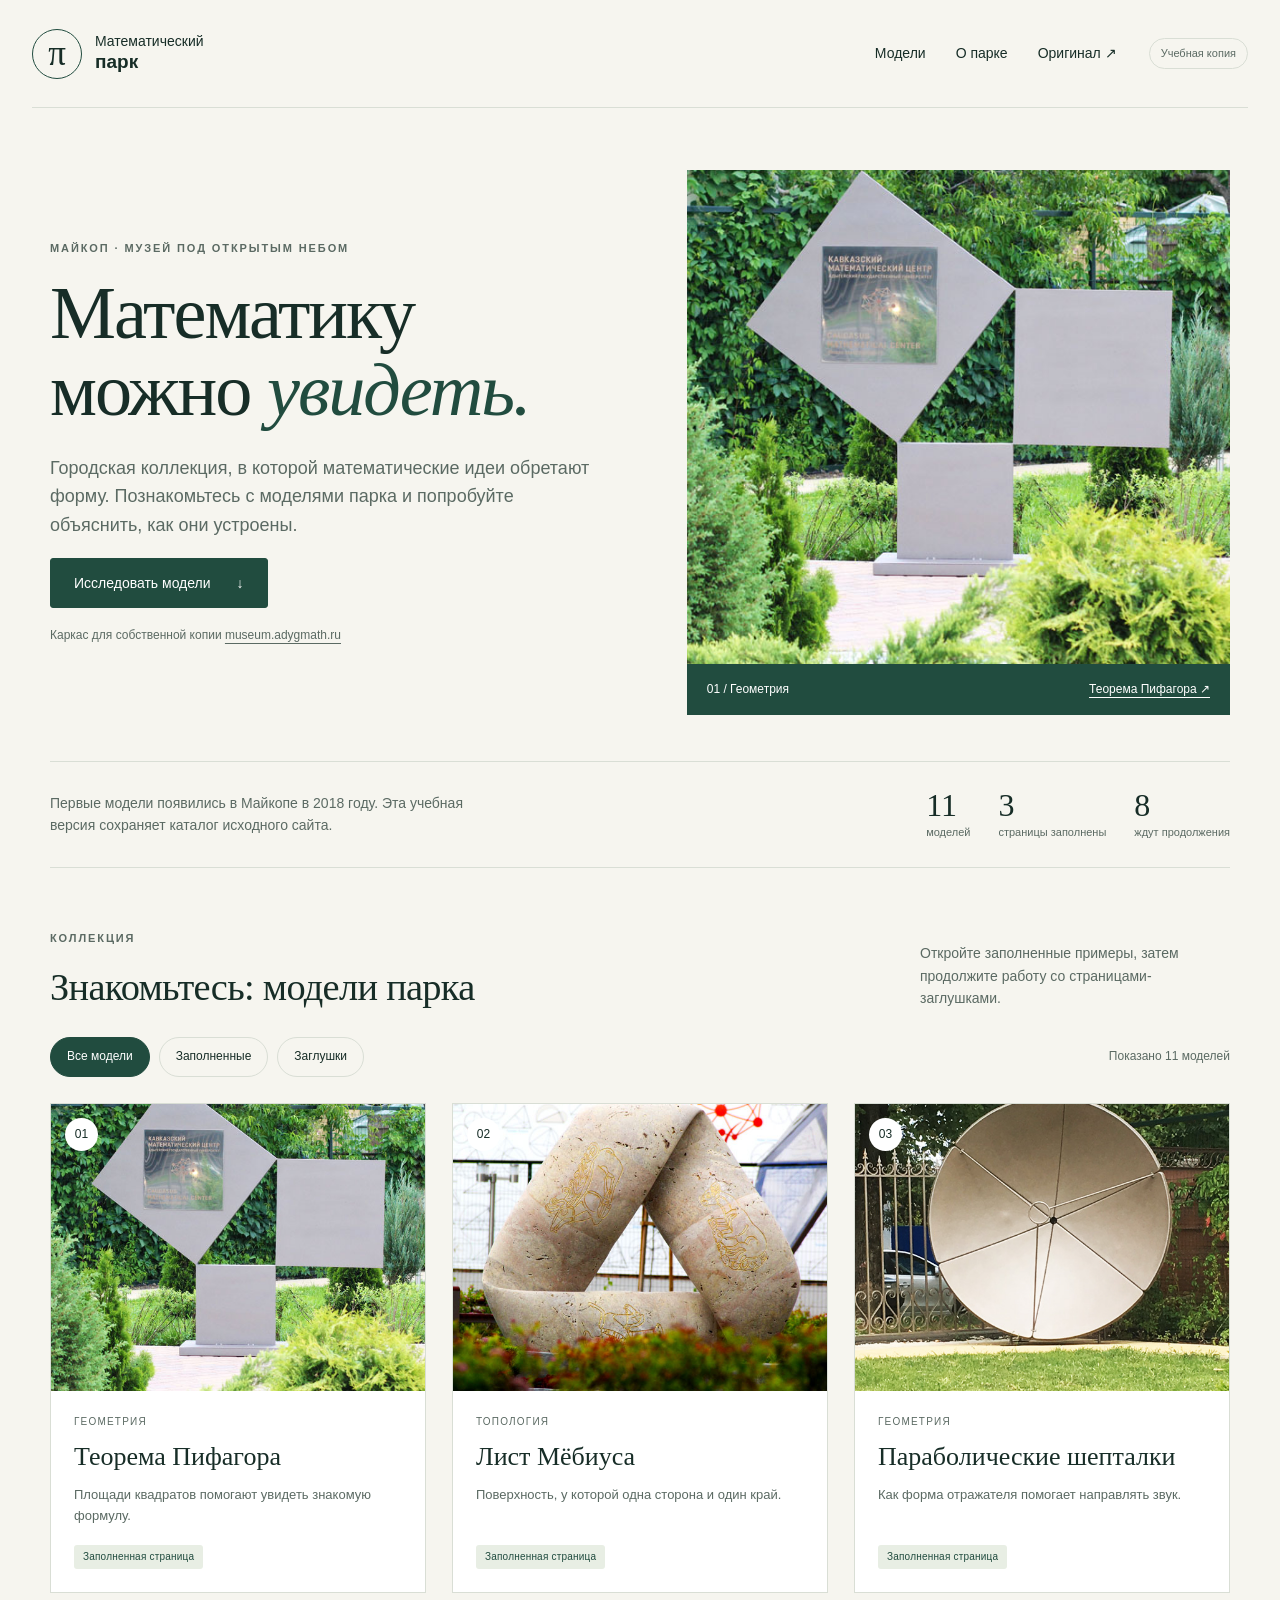
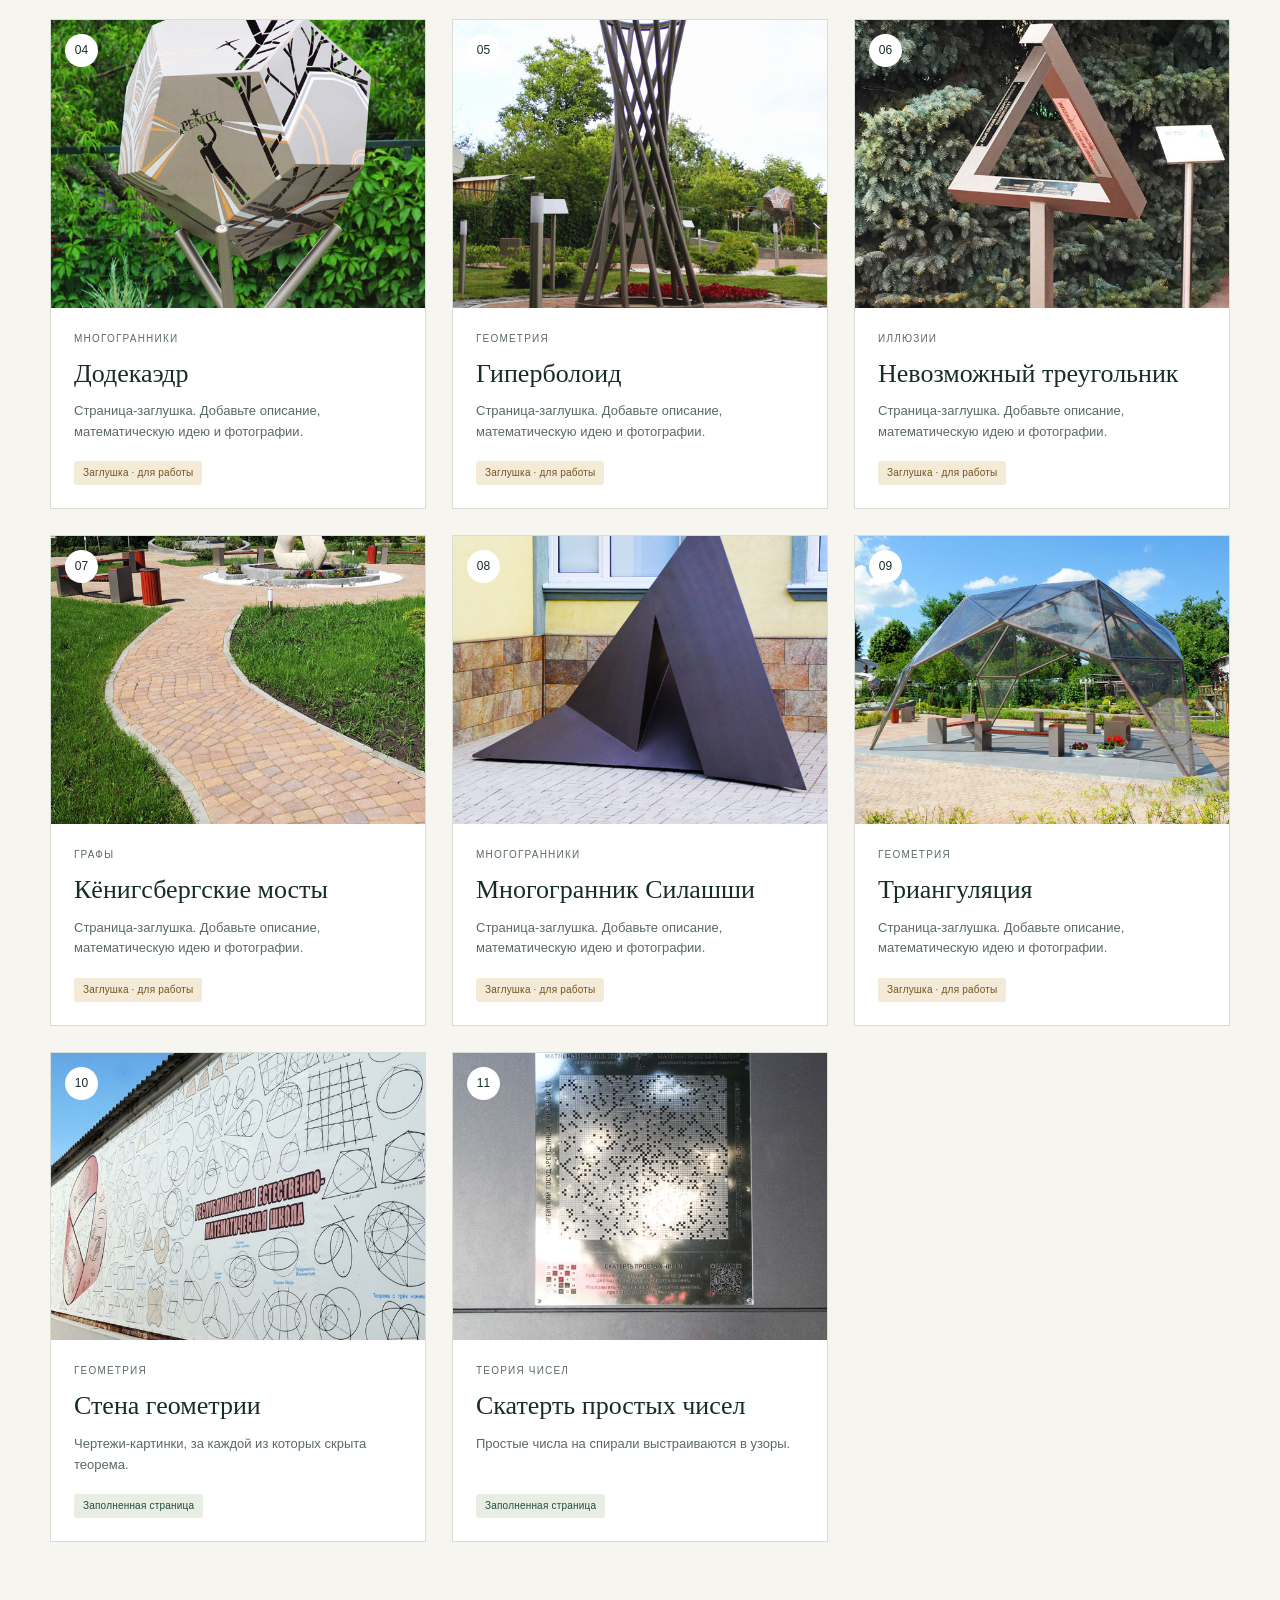
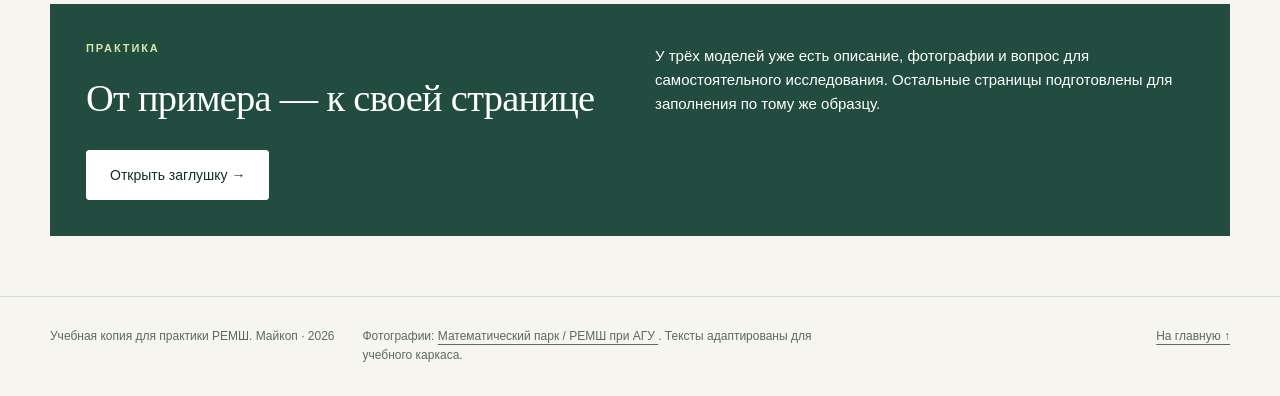
<file: index.html>
<!DOCTYPE html>
<html lang="ru">
 <head>
  <meta charset="utf-8"/>
  <meta content="width=device-width, initial-scale=1" name="viewport"/>
  <meta content="Учебная копия сайта Математического парка: каталог моделей и страницы экспонатов." name="description"/>
  <title>
   Каталог моделей — Математический парк
  </title>
  <link href="assets/css/styles.css" rel="stylesheet"/>
  <script defer="" src="assets/js/main.js">
  </script>
 </head>
 <body>
  <a class="skip-link" href="#main">
   Перейти к содержанию
  </a>
  <header class="site-header">
   <a class="brand" href="index.html">
    <span aria-hidden="true" class="brand-symbol">
     π
    </span>
    <span>
     Математический
     <br/>
     <strong>
      парк
     </strong>
    </span>
   </a>
   <nav aria-label="Основное меню" class="top-nav">
    <a href="index.html#models">
     Модели
    </a>
    <a href="about.html">
     О парке
    </a>
    <a href="https://museum.adygmath.ru/ru/" rel="noopener" target="_blank">
     Оригинал ↗
    </a>
   </nav>
   <span class="study-label">
    Учебная копия
   </span>
  </header>
  <main id="main">
   <section class="hero section-wrap">
    <div class="hero-copy">
     <p class="eyebrow">
      Майкоп · музей под открытым небом
     </p>
     <h1>
      Математику
      <br/>
      можно
      <em>
       увидеть.
      </em>
     </h1>
     <p class="lead">
      Городская коллекция, в которой математические идеи обретают форму. Познакомьтесь с моделями парка и попробуйте объяснить, как они устроены.
     </p>
     <a class="button" href="#models">
      Исследовать модели
      <span aria-hidden="true">
       ↓
      </span>
     </a>
     <p class="hero-note">
      Каркас для собственной копии
      <a href="https://museum.adygmath.ru/ru/" rel="noopener" target="_blank">
       museum.adygmath.ru
      </a>
     </p>
    </div>
    <figure class="hero-photo">
     <img alt="Модель теоремы Пифагора в Математическом парке" src="assets/images/thumb-pythagorean-theorem.jpg"/>
     <figcaption>
      <span>
       01 / Геометрия
      </span>
      <a href="models/pythagorean-theorem.html">
       Теорема Пифагора ↗
      </a>
     </figcaption>
    </figure>
   </section>
   <section aria-label="О каталоге" class="intro-bar section-wrap">
    <p>
     Первые модели появились в Майкопе в 2018 году. Эта учебная версия сохраняет каталог исходного сайта.
    </p>
    <div class="catalog-numbers">
     <span>
      <strong>
       11
      </strong>
      моделей
     </span>
     <span>
      <strong>
       3
      </strong>
      страницы заполнены
     </span>
     <span>
      <strong>
       8
      </strong>
      ждут продолжения
     </span>
    </div>
   </section>
   <section class="section-wrap catalog-section" id="models">
    <div class="section-heading">
     <div>
      <p class="eyebrow">
       Коллекция
      </p>
      <h2>
       Знакомьтесь: модели парка
      </h2>
     </div>
     <p>
      Откройте заполненные примеры, затем продолжите работу со страницами-заглушками.
     </p>
    </div>
    <div aria-label="Фильтр страниц" class="filters" hidden="" id="catalog-filters">
     <button aria-pressed="true" data-filter="all" type="button">
      Все модели
     </button>
     <button aria-pressed="false" data-filter="ready" type="button">
      Заполненные
     </button>
     <button aria-pressed="false" data-filter="draft" type="button">
      Заглушки
     </button>
     <p aria-live="polite" id="filter-count">
      Показано 11 моделей
     </p>
    </div>
    <div class="model-grid">
     <article class="model-card" data-status="ready">
      <a class="card-link" href="models/pythagorean-theorem.html">
       <div class="card-photo">
        <img alt="Экспонат «Теорема Пифагора»" loading="lazy" src="assets/images/thumb-pythagorean-theorem.jpg"/>
        <span class="card-number">
         01
        </span>
       </div>
       <div class="card-body">
        <span class="topic">
         Геометрия
        </span>
        <h3>
         Теорема Пифагора
        </h3>
        <p>
         Площади квадратов помогают увидеть знакомую формулу.
        </p>
        <span class="status status-ready">
         Заполненная страница
        </span>
       </div>
      </a>
     </article>
     <article class="model-card" data-status="ready">
      <a class="card-link" href="models/mobius-strip.html">
       <div class="card-photo">
        <img alt="Экспонат «Лист Мёбиуса»" loading="lazy" src="assets/images/thumb-mobius-strip.jpg"/>
        <span class="card-number">
         02
        </span>
       </div>
       <div class="card-body">
        <span class="topic">
         Топология
        </span>
        <h3>
         Лист Мёбиуса
        </h3>
        <p>
         Поверхность, у которой одна сторона и один край.
        </p>
        <span class="status status-ready">
         Заполненная страница
        </span>
       </div>
      </a>
     </article>
     <article class="model-card" data-status="ready">
      <a class="card-link" href="models/parabolic-whisperers.html">
       <div class="card-photo">
        <img alt="Экспонат «Параболические шепталки»" loading="lazy" src="assets/images/thumb-parabolic-whisperers.jpg"/>
        <span class="card-number">
         03
        </span>
       </div>
       <div class="card-body">
        <span class="topic">
         Геометрия
        </span>
        <h3>
         Параболические шепталки
        </h3>
        <p>
         Как форма отражателя помогает направлять звук.
        </p>
        <span class="status status-ready">
         Заполненная страница
        </span>
       </div>
      </a>
     </article>
     <article class="model-card" data-status="draft">
      <a class="card-link" href="models/regular-dodecahedron.html">
       <div class="card-photo">
        <img alt="Экспонат «Додекаэдр»" loading="lazy" src="assets/images/thumb-regular-dodecahedron.jpg"/>
        <span class="card-number">
         04
        </span>
       </div>
       <div class="card-body">
        <span class="topic">
         Многогранники
        </span>
        <h3>
         Додекаэдр
        </h3>
        <p>
         Страница-заглушка. Добавьте описание, математическую идею и фотографии.
        </p>
        <span class="status status-draft">
         Заглушка · для работы
        </span>
       </div>
      </a>
     </article>
     <article class="model-card" data-status="draft">
      <a class="card-link" href="models/hyperboloid.html">
       <div class="card-photo">
        <img alt="Экспонат «Гиперболоид»" loading="lazy" src="assets/images/thumb-hyperboloid.jpg"/>
        <span class="card-number">
         05
        </span>
       </div>
       <div class="card-body">
        <span class="topic">
         Геометрия
        </span>
        <h3>
         Гиперболоид
        </h3>
        <p>
         Страница-заглушка. Добавьте описание, математическую идею и фотографии.
        </p>
        <span class="status status-draft">
         Заглушка · для работы
        </span>
       </div>
      </a>
     </article>
     <article class="model-card" data-status="draft">
      <a class="card-link" href="models/penrose-triangle.html">
       <div class="card-photo">
        <img alt="Экспонат «Невозможный треугольник»" loading="lazy" src="assets/images/thumb-penrose-triangle.jpg"/>
        <span class="card-number">
         06
        </span>
       </div>
       <div class="card-body">
        <span class="topic">
         Иллюзии
        </span>
        <h3>
         Невозможный треугольник
        </h3>
        <p>
         Страница-заглушка. Добавьте описание, математическую идею и фотографии.
        </p>
        <span class="status status-draft">
         Заглушка · для работы
        </span>
       </div>
      </a>
     </article>
     <article class="model-card" data-status="draft">
      <a class="card-link" href="models/seven-bridges-konigsberg-problem.html">
       <div class="card-photo">
        <img alt="Экспонат «Кёнигсбергские мосты»" loading="lazy" src="assets/images/thumb-seven-bridges-konigsberg-problem.jpg"/>
        <span class="card-number">
         07
        </span>
       </div>
       <div class="card-body">
        <span class="topic">
         Графы
        </span>
        <h3>
         Кёнигсбергские мосты
        </h3>
        <p>
         Страница-заглушка. Добавьте описание, математическую идею и фотографии.
        </p>
        <span class="status status-draft">
         Заглушка · для работы
        </span>
       </div>
      </a>
     </article>
     <article class="model-card" data-status="draft">
      <a class="card-link" href="models/szilassi-polyhedron.html">
       <div class="card-photo">
        <img alt="Экспонат «Многогранник Силашши»" loading="lazy" src="assets/images/thumb-szilassi-polyhedron.jpg"/>
        <span class="card-number">
         08
        </span>
       </div>
       <div class="card-body">
        <span class="topic">
         Многогранники
        </span>
        <h3>
         Многогранник Силашши
        </h3>
        <p>
         Страница-заглушка. Добавьте описание, математическую идею и фотографии.
        </p>
        <span class="status status-draft">
         Заглушка · для работы
        </span>
       </div>
      </a>
     </article>
     <article class="model-card" data-status="draft">
      <a class="card-link" href="models/triangulation.html">
       <div class="card-photo">
        <img alt="Экспонат «Триангуляция»" loading="lazy" src="assets/images/thumb-triangulation.jpg"/>
        <span class="card-number">
         09
        </span>
       </div>
       <div class="card-body">
        <span class="topic">
         Геометрия
        </span>
        <h3>
         Триангуляция
        </h3>
        <p>
         Страница-заглушка. Добавьте описание, математическую идею и фотографии.
        </p>
        <span class="status status-draft">
         Заглушка · для работы
        </span>
       </div>
      </a>
     </article>
     <article class="model-card" data-status="ready">
      <a class="card-link" href="models/geometry-wall.html">
       <div class="card-photo">
        <img alt="Экспонат «Стена геометрии»" loading="lazy" src="assets/images/thumb-geometry-wall.jpg"/>
        <span class="card-number">
         10
        </span>
       </div>
       <div class="card-body">
        <span class="topic">
         Геометрия
        </span>
        <h3>
         Стена геометрии
        </h3>
        <p>
         Чертежи-картинки, за каждой из которых скрыта теорема.
        </p>
        <span class="status status-ready">
         Заполненная страница
        </span>
       </div>
      </a>
     </article>
     <article class="model-card" data-status="ready">
      <a class="card-link" href="models/prime-numbers-sheet.html">
       <div class="card-photo">
        <img alt="Экспонат «Скатерть простых чисел»" loading="lazy" src="assets/images/thumb-prime-numbers-sheet.jpg"/>
        <span class="card-number">
         11
        </span>
       </div>
       <div class="card-body">
        <span class="topic">
         Теория чисел
        </span>
        <h3>
         Скатерть простых чисел
        </h3>
        <p>
         Простые числа на спирали выстраиваются в узоры.
        </p>
        <span class="status status-ready">
         Заполненная страница
        </span>
       </div>
      </a>
     </article>
    </div>
   </section>
   <section class="visit-block section-wrap">
    <div>
     <p class="eyebrow">
      Практика
     </p>
     <h2>
      От примера — к своей странице
     </h2>
    </div>
    <p>
     У трёх моделей уже есть описание, фотографии и вопрос для самостоятельного исследования. Остальные страницы подготовлены для заполнения по тому же образцу.
    </p>
    <a class="button button-light" href="models/regular-dodecahedron.html">
     Открыть заглушку →
    </a>
   </section>
  </main>
  <footer class="site-footer">
   <p>
    Учебная копия для практики РЕМШ. Майкоп · 2026
   </p>
   <p>
    Фотографии:
    <a href="https://museum.adygmath.ru/ru/" rel="noopener" target="_blank">
     Математический парк / РЕМШ при АГУ
    </a>
    . Тексты адаптированы для учебного каркаса.
   </p>
   <a href="index.html">
    На главную ↑
   </a>
  </footer>
 </body>
</html>
</file>
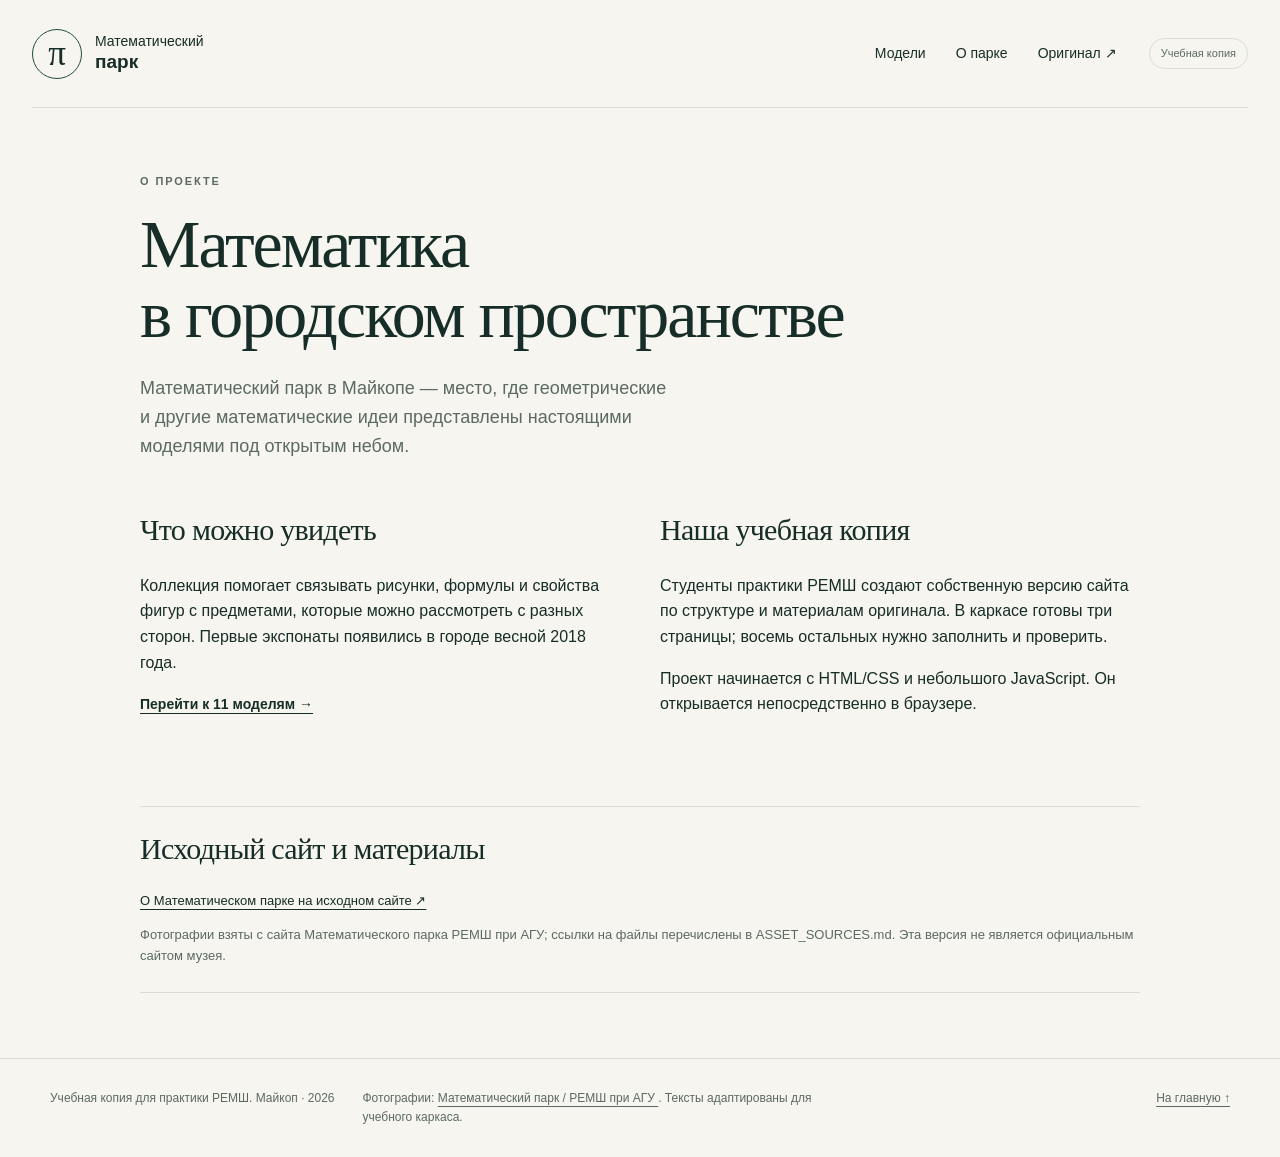
<file: about.html>
<!DOCTYPE html>
<html lang="ru">
 <head>
  <meta charset="utf-8"/>
  <meta content="width=device-width, initial-scale=1" name="viewport"/>
  <meta content="Учебная копия сайта Математического парка: каталог моделей и страницы экспонатов." name="description"/>
  <title>
   О парке — Математический парк
  </title>
  <link href="assets/css/styles.css" rel="stylesheet"/>
  <script defer="" src="assets/js/main.js">
  </script>
 </head>
 <body>
  <a class="skip-link" href="#main">
   Перейти к содержанию
  </a>
  <header class="site-header">
   <a class="brand" href="index.html">
    <span aria-hidden="true" class="brand-symbol">
     π
    </span>
    <span>
     Математический
     <br/>
     <strong>
      парк
     </strong>
    </span>
   </a>
   <nav aria-label="Основное меню" class="top-nav">
    <a href="index.html#models">
     Модели
    </a>
    <a href="about.html">
     О парке
    </a>
    <a href="https://museum.adygmath.ru/ru/" rel="noopener" target="_blank">
     Оригинал ↗
    </a>
   </nav>
   <span class="study-label">
    Учебная копия
   </span>
  </header>
  <main class="section-wrap about-page" id="main">
   <p class="eyebrow">
    О проекте
   </p>
   <h1>
    Математика
    <br/>
    в городском пространстве
   </h1>
   <p class="lead">
    Математический парк в Майкопе — место, где геометрические и другие математические идеи представлены настоящими моделями под открытым небом.
   </p>
   <div class="about-columns">
    <section>
     <h2>
      Что можно увидеть
     </h2>
     <p>
      Коллекция помогает связывать рисунки, формулы и свойства фигур с предметами, которые можно рассмотреть с разных сторон. Первые экспонаты появились в городе весной 2018 года.
     </p>
     <a class="text-link" href="index.html#models">
      Перейти к 11 моделям →
     </a>
    </section>
    <section>
     <h2>
      Наша учебная копия
     </h2>
     <p>
      Студенты практики РЕМШ создают собственную версию сайта по структуре и материалам оригинала. В каркасе готовы три страницы; восемь остальных нужно заполнить и проверить.
     </p>
     <p>
      Проект начинается с HTML/CSS и небольшого JavaScript. Он открывается непосредственно в браузере.
     </p>
    </section>
   </div>
   <section class="source-block">
    <h2>
     Исходный сайт и материалы
    </h2>
    <p>
     <a href="https://museum.adygmath.ru/ru/about-math-park/" rel="noopener" target="_blank">
      О Математическом парке на исходном сайте ↗
     </a>
    </p>
    <p>
     Фотографии взяты с сайта Математического парка РЕМШ при АГУ; ссылки на файлы перечислены в ASSET_SOURCES.md. Эта версия не является официальным сайтом музея.
    </p>
   </section>
  </main>
  <footer class="site-footer">
   <p>
    Учебная копия для практики РЕМШ. Майкоп · 2026
   </p>
   <p>
    Фотографии:
    <a href="https://museum.adygmath.ru/ru/" rel="noopener" target="_blank">
     Математический парк / РЕМШ при АГУ
    </a>
    . Тексты адаптированы для учебного каркаса.
   </p>
   <a href="index.html">
    На главную ↑
   </a>
  </footer>
 </body>
</html>
</file>
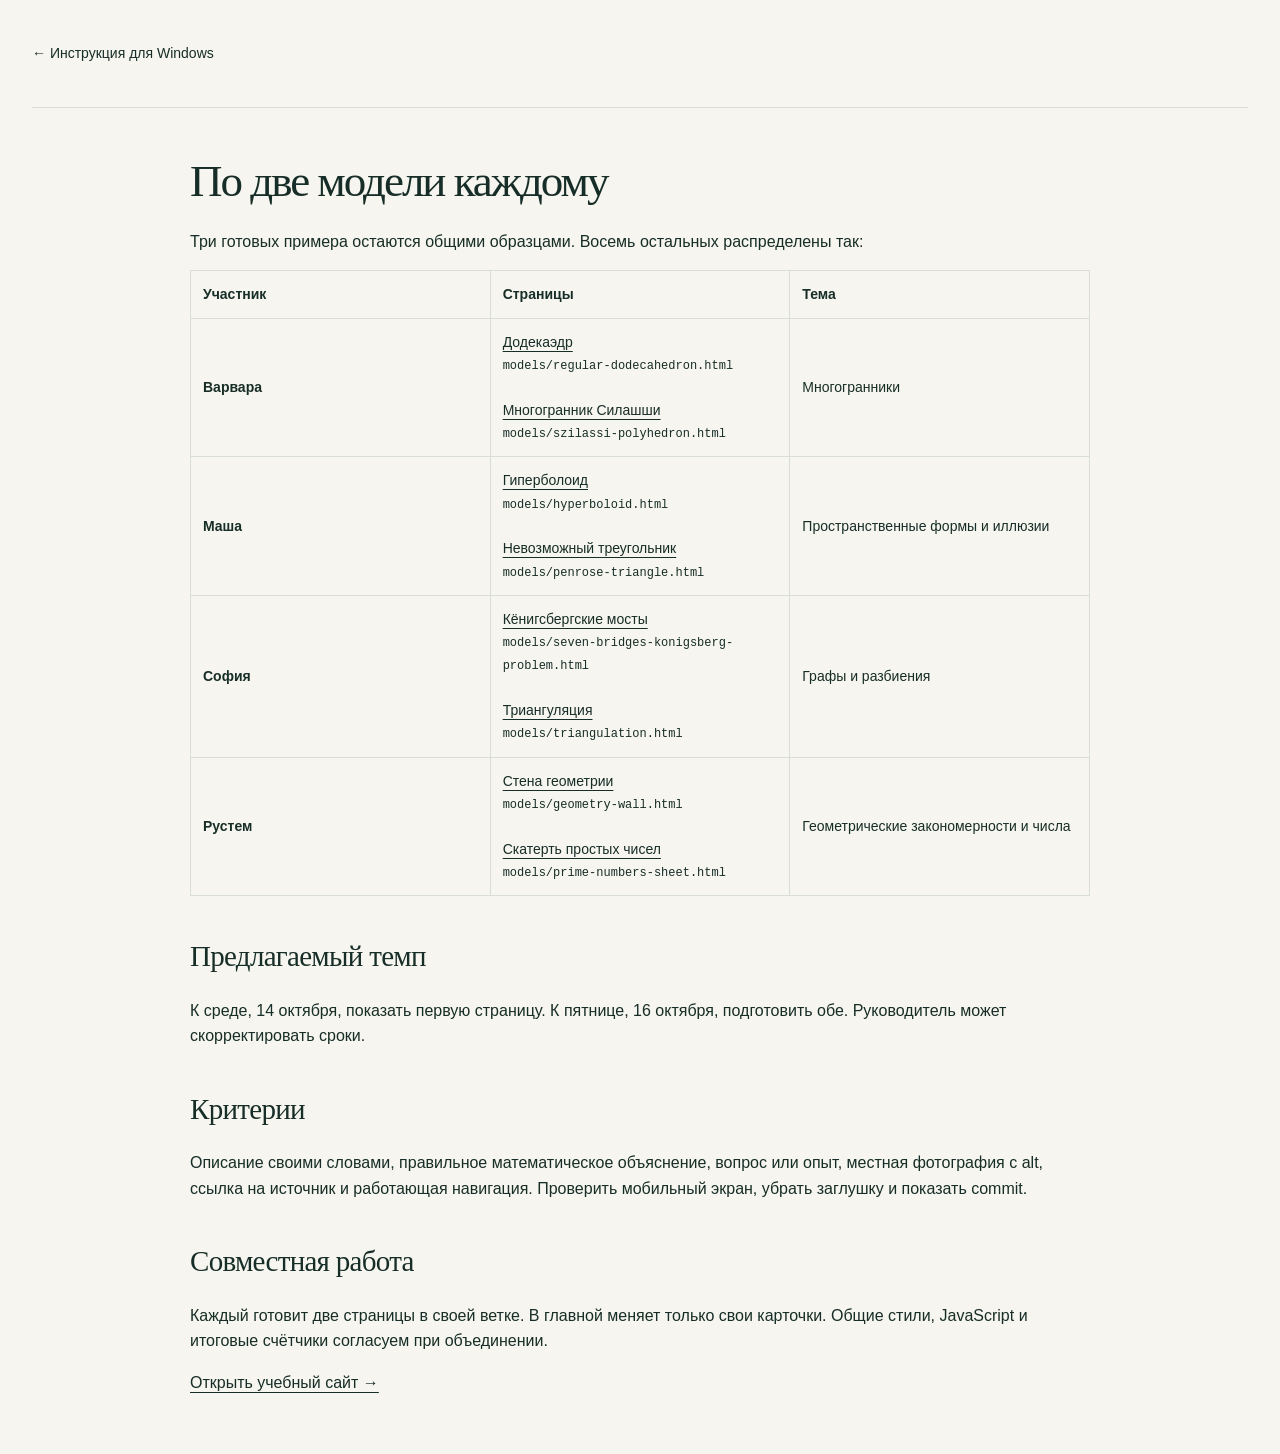
<file: ASSIGNMENTS.html>
<!doctype html><html lang="ru"><head><meta charset="UTF-8"><meta name="viewport" content="width=device-width, initial-scale=1"><title>Кому какие модели — практика РЕМШ</title><link rel="stylesheet" href="assets/css/styles.css"><style>th{padding:12px;border:1px solid #d9ded5;text-align:left}code{overflow-wrap:anywhere;font-size:12px}table{table-layout:fixed}</style></head><body><header class="site-header"><a class="brand" href="START_HERE.html">← Инструкция для Windows</a></header><main class="section-wrap instruction-page"><h1>По две модели каждому</h1><p>Три готовых примера остаются общими образцами. Восемь остальных распределены так:</p><table><thead><tr><th>Участник</th><th>Страницы</th><th>Тема</th></tr></thead><tbody><tr><th scope="row">Варвара</th><td><a href="models/regular-dodecahedron.html">Додекаэдр</a><br><code>models/regular-dodecahedron.html</code><br><br><a href="models/szilassi-polyhedron.html">Многогранник Силашши</a><br><code>models/szilassi-polyhedron.html</code></td><td>Многогранники</td></tr>
<tr><th scope="row">Маша</th><td><a href="models/hyperboloid.html">Гиперболоид</a><br><code>models/hyperboloid.html</code><br><br><a href="models/penrose-triangle.html">Невозможный треугольник</a><br><code>models/penrose-triangle.html</code></td><td>Пространственные формы и иллюзии</td></tr>
<tr><th scope="row">София</th><td><a href="models/seven-bridges-konigsberg-problem.html">Кёнигсбергские мосты</a><br><code>models/seven-bridges-konigsberg-problem.html</code><br><br><a href="models/triangulation.html">Триангуляция</a><br><code>models/triangulation.html</code></td><td>Графы и разбиения</td></tr>
<tr><th scope="row">Рустем</th><td><a href="models/geometry-wall.html">Стена геометрии</a><br><code>models/geometry-wall.html</code><br><br><a href="models/prime-numbers-sheet.html">Скатерть простых чисел</a><br><code>models/prime-numbers-sheet.html</code></td><td>Геометрические закономерности и числа</td></tr></tbody></table><h2>Предлагаемый темп</h2><p>К среде, 14 октября, показать первую страницу. К пятнице, 16 октября, подготовить обе. Руководитель может скорректировать сроки.</p><h2>Критерии</h2><p>Описание своими словами, правильное математическое объяснение, вопрос или опыт, местная фотография с alt, ссылка на источник и работающая навигация. Проверить мобильный экран, убрать заглушку и показать commit.</p><h2>Совместная работа</h2><p>Каждый готовит две страницы в своей ветке. В главной меняет только свои карточки. Общие стили, JavaScript и итоговые счётчики согласуем при объединении.</p><p><a href="index.html">Открыть учебный сайт →</a></p></main></body></html>
</file>
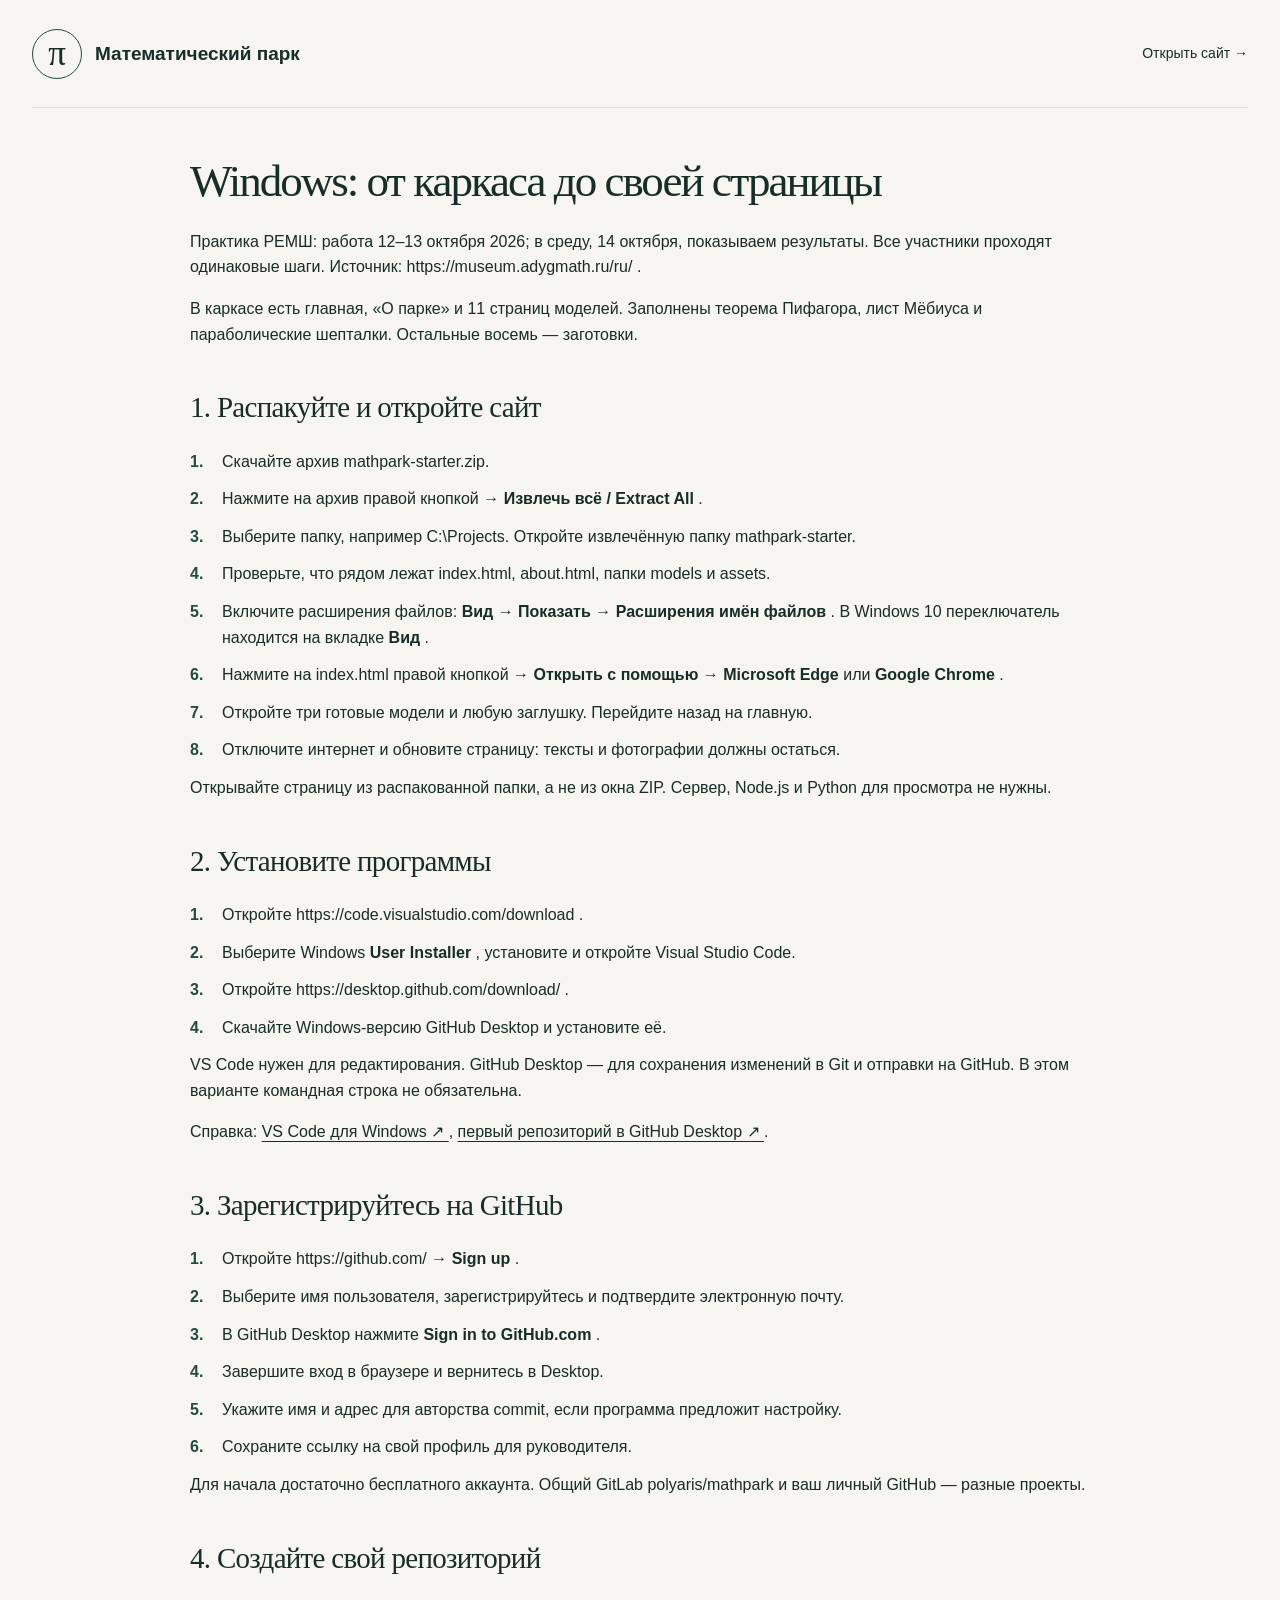
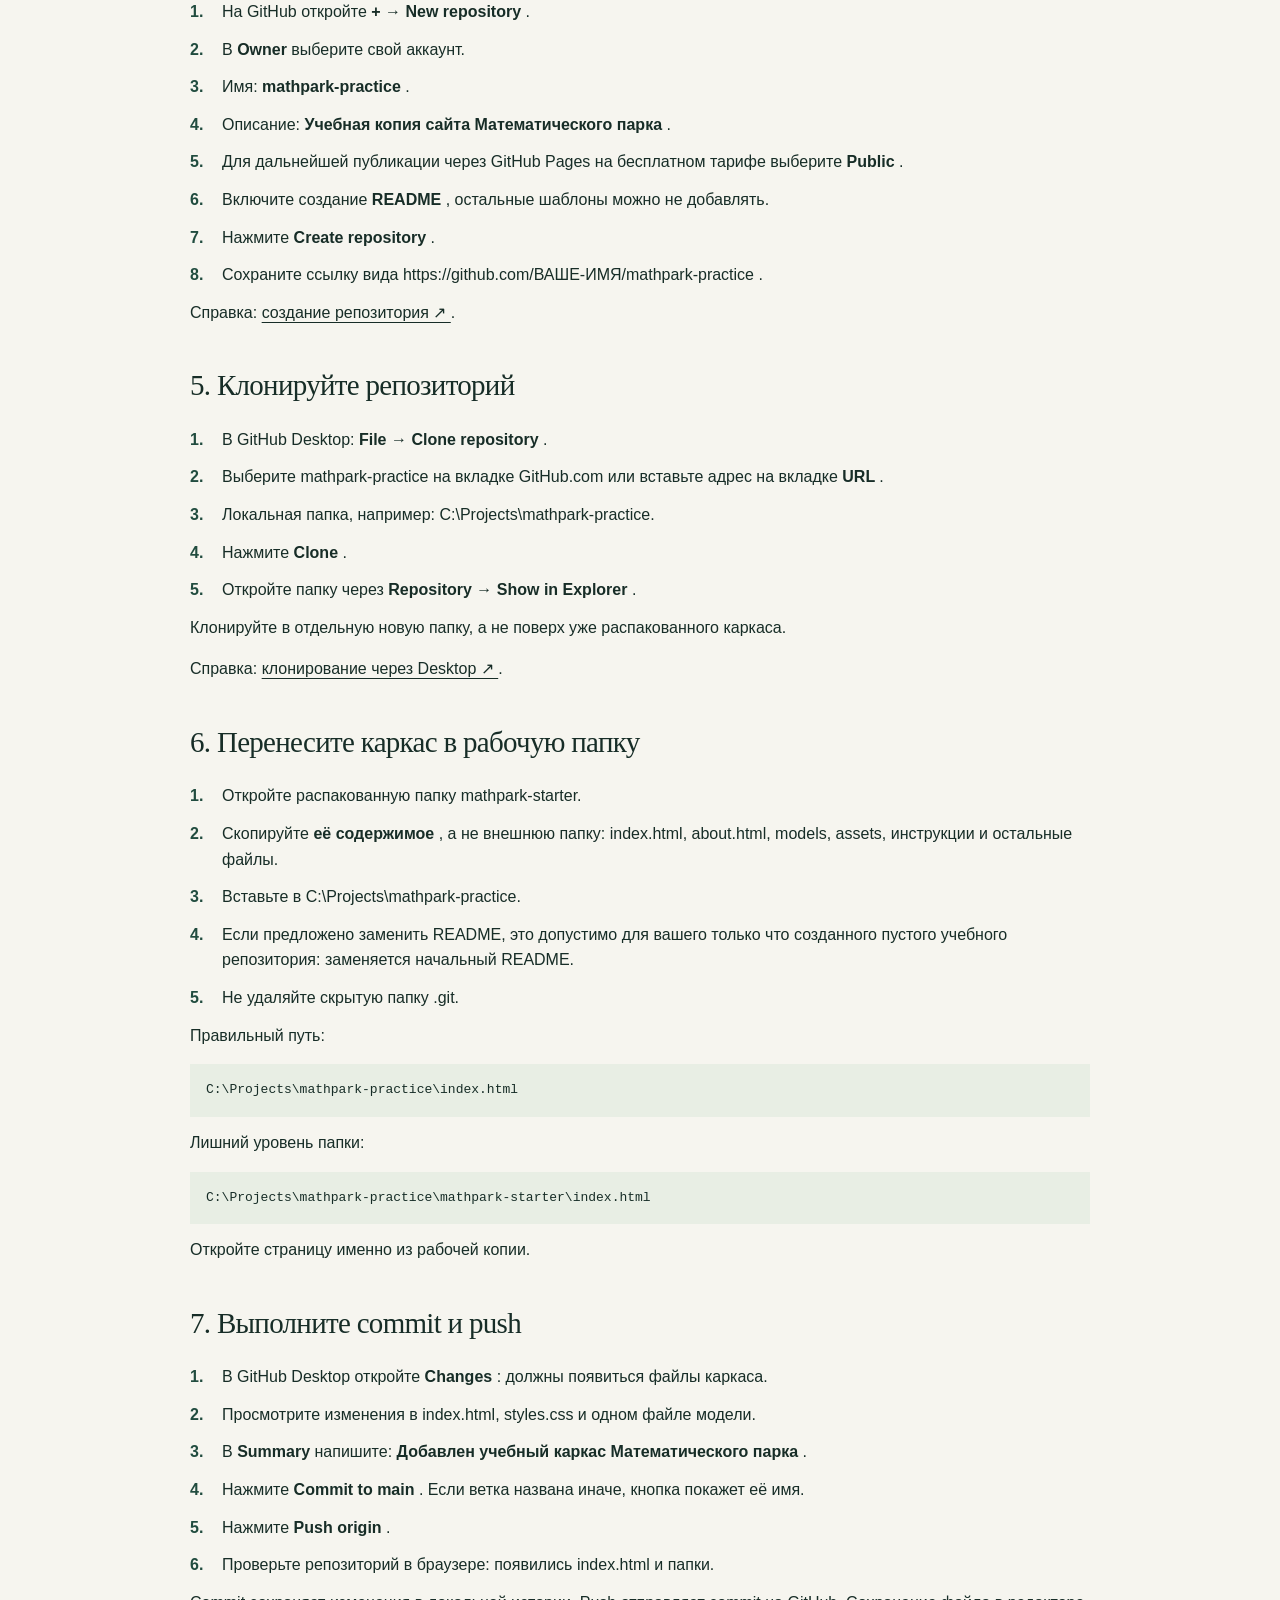
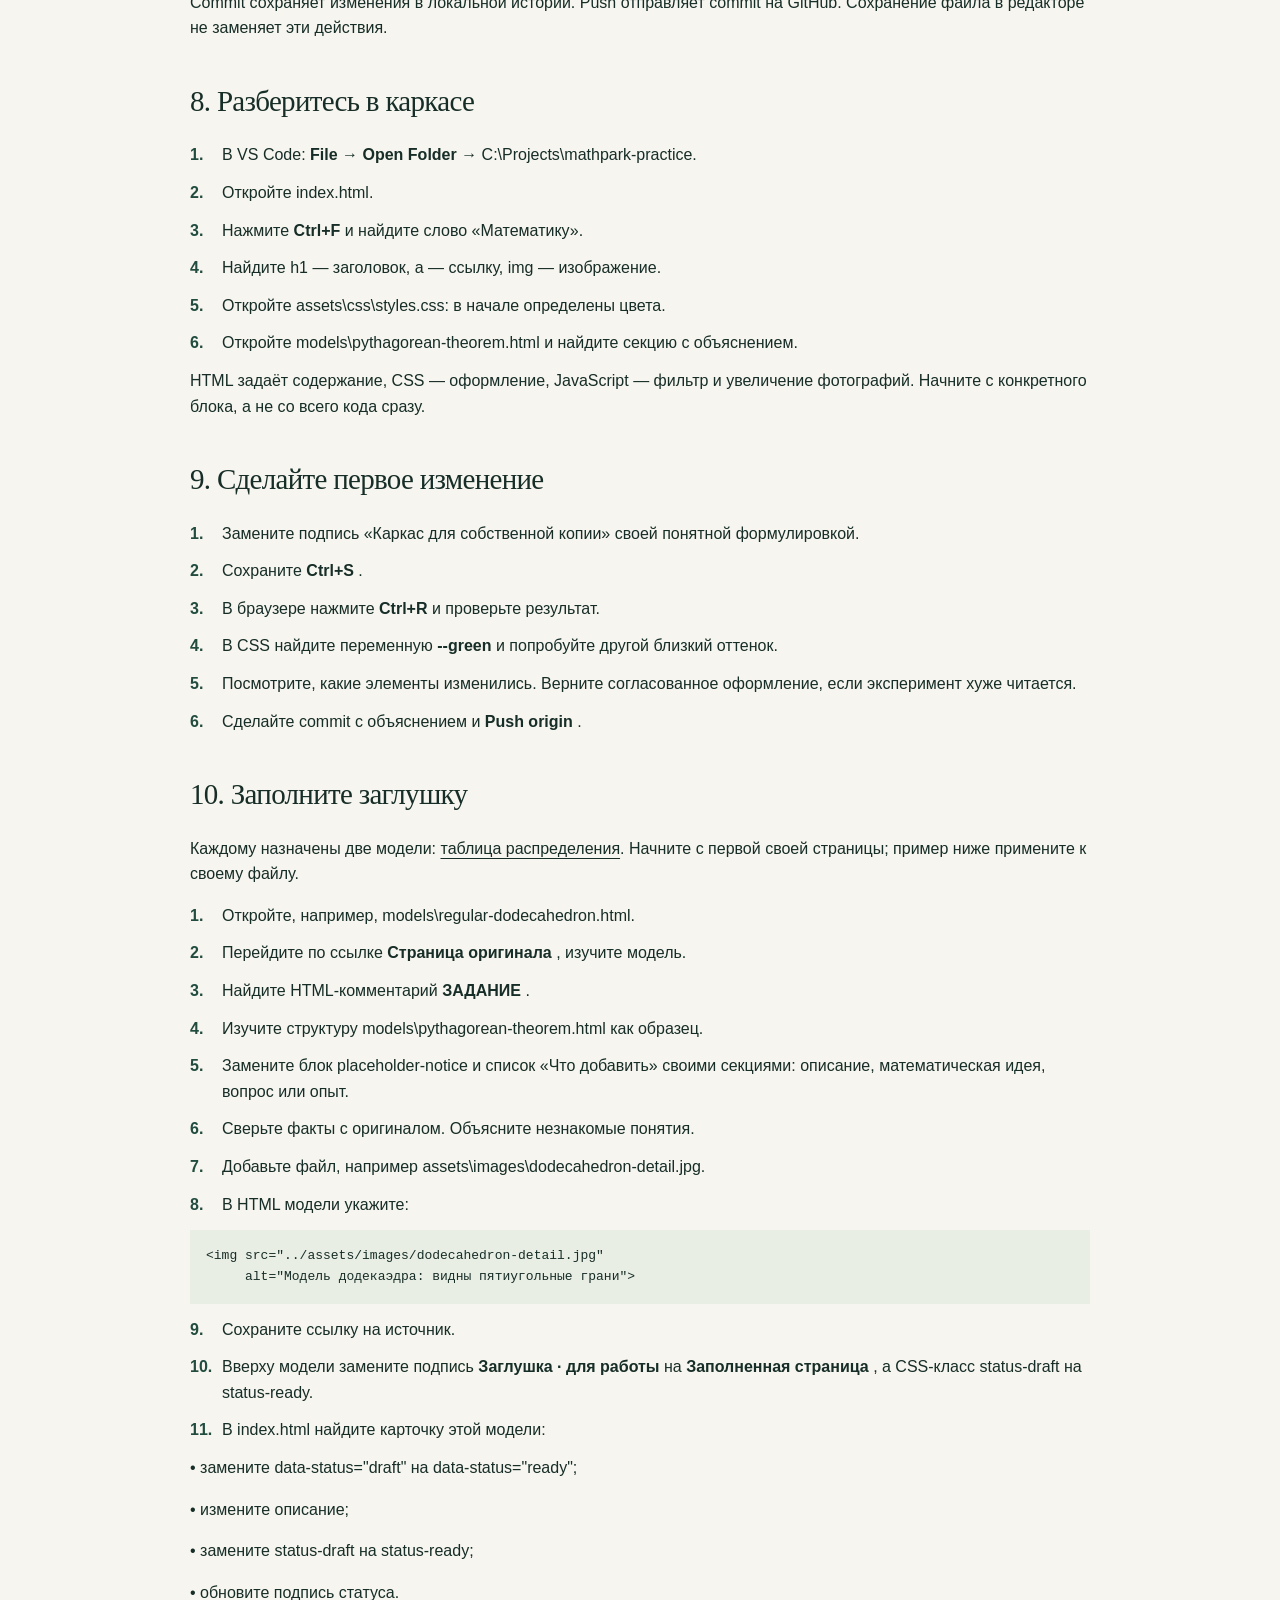
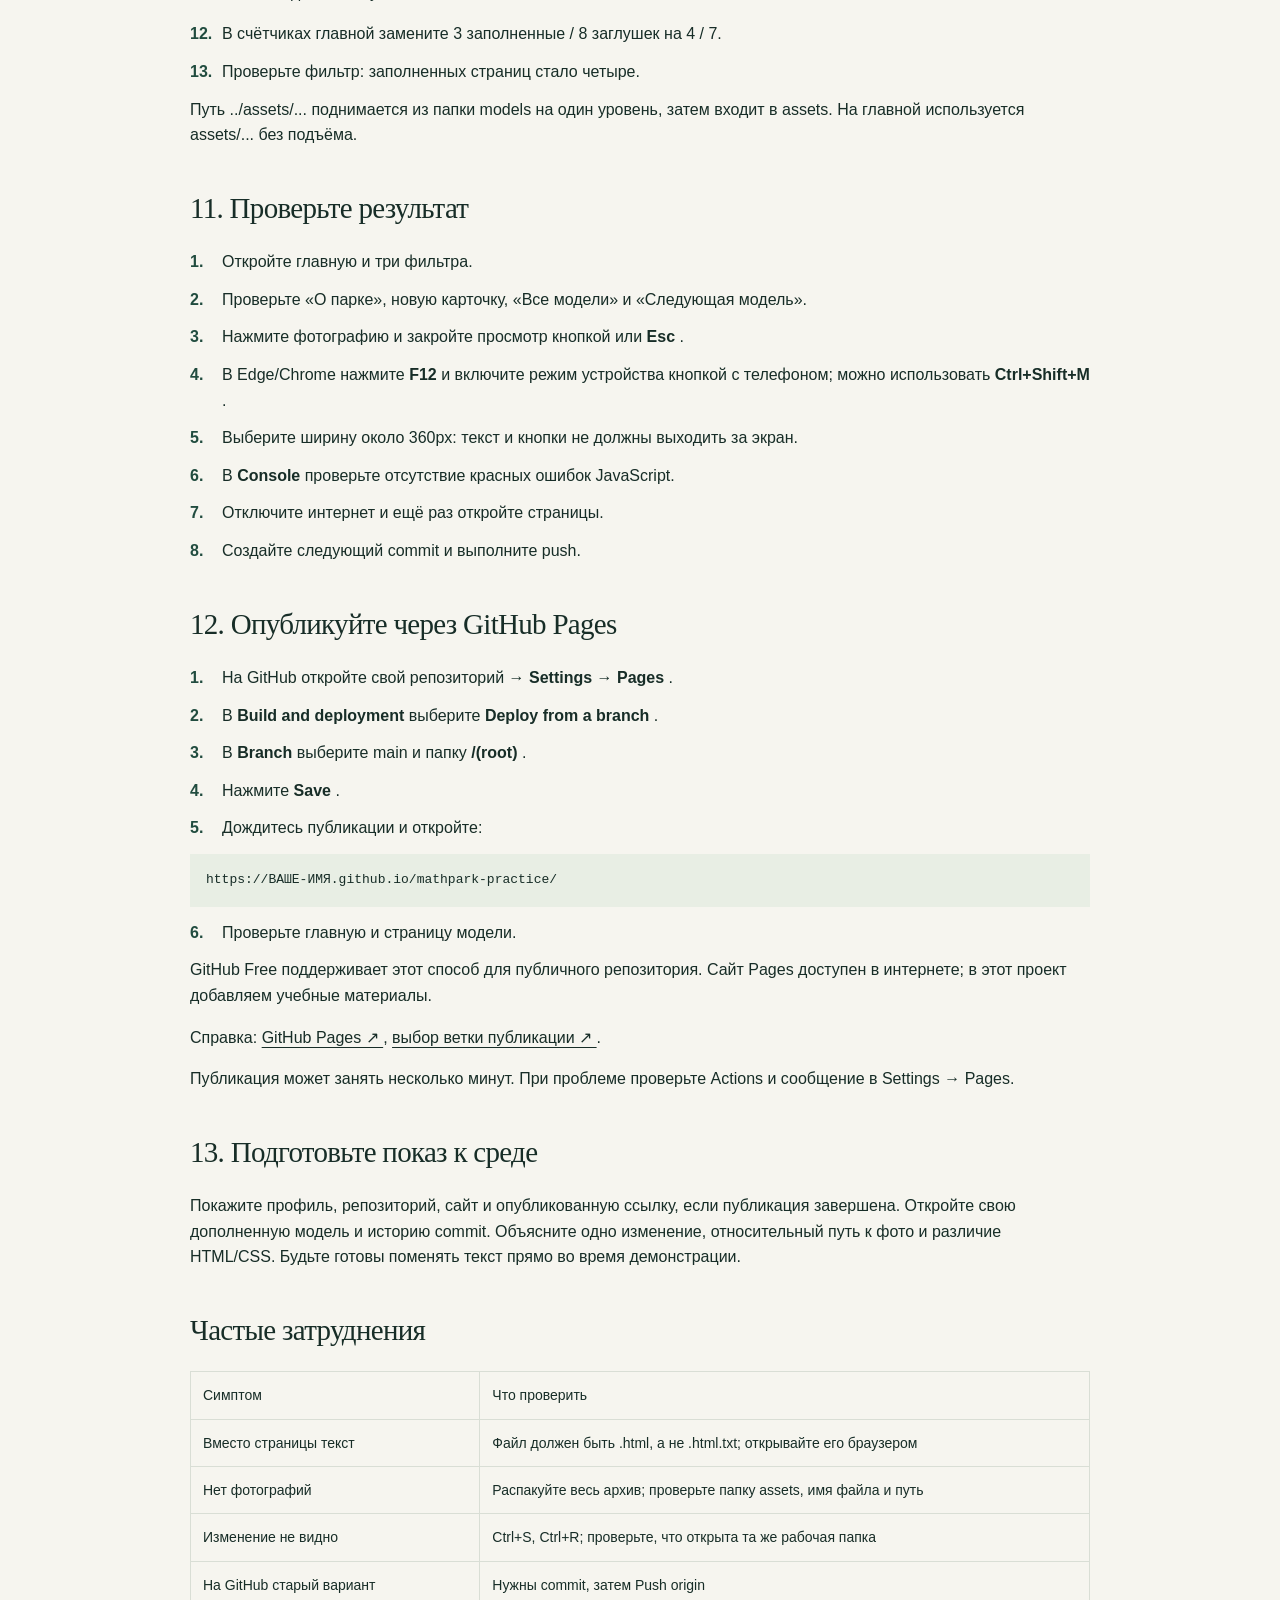
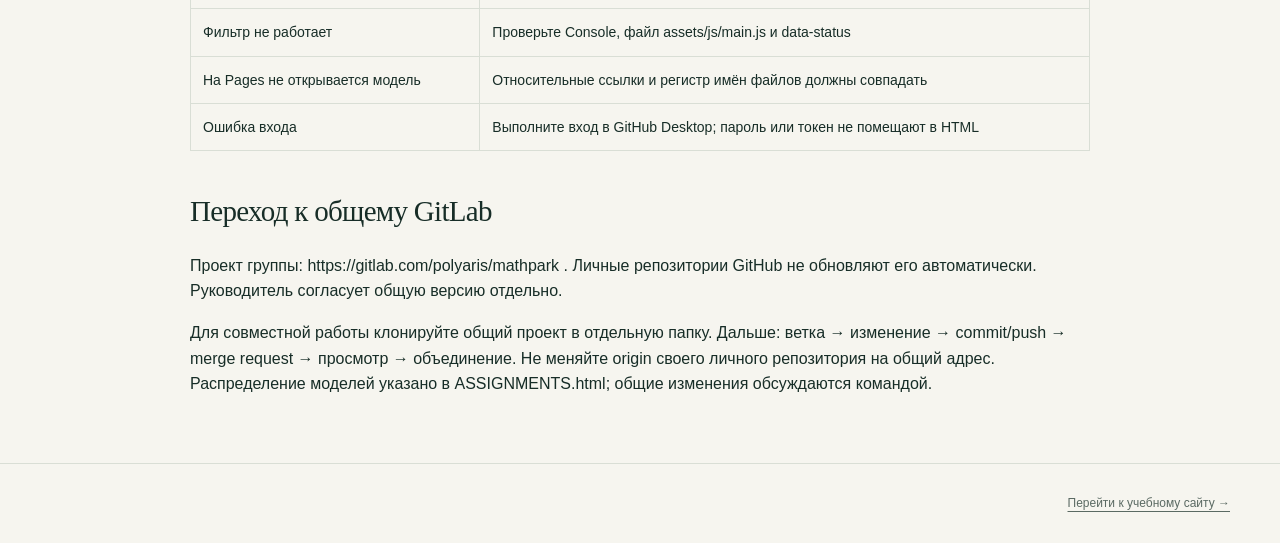
<file: START_HERE.html>
<!DOCTYPE html>
<html lang="ru">
 <head>
  <meta charset="utf-8"/>
  <meta content="width=device-width,initial-scale=1" name="viewport"/>
  <title>
   Начните здесь — инструкция для Windows
  </title>
  <link href="assets/css/styles.css" rel="stylesheet"/>
 </head>
 <body>
  <header class="site-header">
   <a class="brand" href="index.html">
    <span class="brand-symbol">
     π
    </span>
    <strong>
     Математический парк
    </strong>
   </a>
   <nav class="top-nav">
    <a href="index.html">
     Открыть сайт →
    </a>
   </nav>
  </header>
  <main class="section-wrap instruction-page">
   <h1>
    Windows: от каркаса до своей страницы
   </h1>
   <p>
    Практика РЕМШ: работа 12–13 октября 2026; в среду, 14 октября, показываем результаты. Все участники проходят одинаковые шаги. Источник: https://museum.adygmath.ru/ru/ .
   </p>
   <p>
    В каркасе есть главная, «О парке» и 11 страниц моделей. Заполнены теорема Пифагора, лист Мёбиуса и параболические шепталки. Остальные восемь — заготовки.
   </p>
   <h2>
    1. Распакуйте и откройте сайт
   </h2>
   <p class="instruction-step">
    <strong class="step-number">
     1.
    </strong>
    Скачайте архив mathpark-starter.zip.
   </p>
   <p class="instruction-step">
    <strong class="step-number">
     2.
    </strong>
    Нажмите на архив правой кнопкой →
    <strong>
     Извлечь всё / Extract All
    </strong>
    .
   </p>
   <p class="instruction-step">
    <strong class="step-number">
     3.
    </strong>
    Выберите папку, например C:\Projects. Откройте извлечённую папку mathpark-starter.
   </p>
   <p class="instruction-step">
    <strong class="step-number">
     4.
    </strong>
    Проверьте, что рядом лежат index.html, about.html, папки models и assets.
   </p>
   <p class="instruction-step">
    <strong class="step-number">
     5.
    </strong>
    Включите расширения файлов:
    <strong>
     Вид → Показать → Расширения имён файлов
    </strong>
    . В Windows 10 переключатель находится на вкладке
    <strong>
     Вид
    </strong>
    .
   </p>
   <p class="instruction-step">
    <strong class="step-number">
     6.
    </strong>
    Нажмите на index.html правой кнопкой →
    <strong>
     Открыть с помощью → Microsoft Edge
    </strong>
    или
    <strong>
     Google Chrome
    </strong>
    .
   </p>
   <p class="instruction-step">
    <strong class="step-number">
     7.
    </strong>
    Откройте три готовые модели и любую заглушку. Перейдите назад на главную.
   </p>
   <p class="instruction-step">
    <strong class="step-number">
     8.
    </strong>
    Отключите интернет и обновите страницу: тексты и фотографии должны остаться.
   </p>
   <p>
    Открывайте страницу из распакованной папки, а не из окна ZIP. Сервер, Node.js и Python для просмотра не нужны.
   </p>
   <h2>
    2. Установите программы
   </h2>
   <p class="instruction-step">
    <strong class="step-number">
     1.
    </strong>
    Откройте https://code.visualstudio.com/download .
   </p>
   <p class="instruction-step">
    <strong class="step-number">
     2.
    </strong>
    Выберите Windows
    <strong>
     User Installer
    </strong>
    , установите и откройте Visual Studio Code.
   </p>
   <p class="instruction-step">
    <strong class="step-number">
     3.
    </strong>
    Откройте https://desktop.github.com/download/ .
   </p>
   <p class="instruction-step">
    <strong class="step-number">
     4.
    </strong>
    Скачайте Windows-версию GitHub Desktop и установите её.
   </p>
   <p>
    VS Code нужен для редактирования. GitHub Desktop — для сохранения изменений в Git и отправки на GitHub. В этом варианте командная строка не обязательна.
   </p>
   <p>
    Справка:
    <a href="https://code.visualstudio.com/docs/setup/windows" rel="noopener" target="_blank">
     VS Code для Windows ↗
    </a>
    ,
    <a href="https://docs.github.com/en/desktop/overview/creating-your-first-repository-using-github-desktop" rel="noopener" target="_blank">
     первый репозиторий в GitHub Desktop ↗
    </a>
    .
   </p>
   <h2>
    3. Зарегистрируйтесь на GitHub
   </h2>
   <p class="instruction-step">
    <strong class="step-number">
     1.
    </strong>
    Откройте https://github.com/ →
    <strong>
     Sign up
    </strong>
    .
   </p>
   <p class="instruction-step">
    <strong class="step-number">
     2.
    </strong>
    Выберите имя пользователя, зарегистрируйтесь и подтвердите электронную почту.
   </p>
   <p class="instruction-step">
    <strong class="step-number">
     3.
    </strong>
    В GitHub Desktop нажмите
    <strong>
     Sign in to GitHub.com
    </strong>
    .
   </p>
   <p class="instruction-step">
    <strong class="step-number">
     4.
    </strong>
    Завершите вход в браузере и вернитесь в Desktop.
   </p>
   <p class="instruction-step">
    <strong class="step-number">
     5.
    </strong>
    Укажите имя и адрес для авторства commit, если программа предложит настройку.
   </p>
   <p class="instruction-step">
    <strong class="step-number">
     6.
    </strong>
    Сохраните ссылку на свой профиль для руководителя.
   </p>
   <p>
    Для начала достаточно бесплатного аккаунта. Общий GitLab polyaris/mathpark и ваш личный GitHub — разные проекты.
   </p>
   <h2>
    4. Создайте свой репозиторий
   </h2>
   <p class="instruction-step">
    <strong class="step-number">
     1.
    </strong>
    На GitHub откройте
    <strong>
     + → New repository
    </strong>
    .
   </p>
   <p class="instruction-step">
    <strong class="step-number">
     2.
    </strong>
    В
    <strong>
     Owner
    </strong>
    выберите свой аккаунт.
   </p>
   <p class="instruction-step">
    <strong class="step-number">
     3.
    </strong>
    Имя:
    <strong>
     mathpark-practice
    </strong>
    .
   </p>
   <p class="instruction-step">
    <strong class="step-number">
     4.
    </strong>
    Описание:
    <strong>
     Учебная копия сайта Математического парка
    </strong>
    .
   </p>
   <p class="instruction-step">
    <strong class="step-number">
     5.
    </strong>
    Для дальнейшей публикации через GitHub Pages на бесплатном тарифе выберите
    <strong>
     Public
    </strong>
    .
   </p>
   <p class="instruction-step">
    <strong class="step-number">
     6.
    </strong>
    Включите создание
    <strong>
     README
    </strong>
    , остальные шаблоны можно не добавлять.
   </p>
   <p class="instruction-step">
    <strong class="step-number">
     7.
    </strong>
    Нажмите
    <strong>
     Create repository
    </strong>
    .
   </p>
   <p class="instruction-step">
    <strong class="step-number">
     8.
    </strong>
    Сохраните ссылку вида https://github.com/ВАШЕ-ИМЯ/mathpark-practice .
   </p>
   <p>
    Справка:
    <a href="https://docs.github.com/en/repositories/creating-and-managing-repositories/creating-a-new-repository" rel="noopener" target="_blank">
     создание репозитория ↗
    </a>
    .
   </p>
   <h2>
    5. Клонируйте репозиторий
   </h2>
   <p class="instruction-step">
    <strong class="step-number">
     1.
    </strong>
    В GitHub Desktop:
    <strong>
     File → Clone repository
    </strong>
    .
   </p>
   <p class="instruction-step">
    <strong class="step-number">
     2.
    </strong>
    Выберите mathpark-practice на вкладке GitHub.com или вставьте адрес на вкладке
    <strong>
     URL
    </strong>
    .
   </p>
   <p class="instruction-step">
    <strong class="step-number">
     3.
    </strong>
    Локальная папка, например: C:\Projects\mathpark-practice.
   </p>
   <p class="instruction-step">
    <strong class="step-number">
     4.
    </strong>
    Нажмите
    <strong>
     Clone
    </strong>
    .
   </p>
   <p class="instruction-step">
    <strong class="step-number">
     5.
    </strong>
    Откройте папку через
    <strong>
     Repository → Show in Explorer
    </strong>
    .
   </p>
   <p>
    Клонируйте в отдельную новую папку, а не поверх уже распакованного каркаса.
   </p>
   <p>
    Справка:
    <a href="https://docs.github.com/en/desktop/adding-and-cloning-repositories/cloning-and-forking-repositories-from-github-desktop" rel="noopener" target="_blank">
     клонирование через Desktop ↗
    </a>
    .
   </p>
   <h2>
    6. Перенесите каркас в рабочую папку
   </h2>
   <p class="instruction-step">
    <strong class="step-number">
     1.
    </strong>
    Откройте распакованную папку mathpark-starter.
   </p>
   <p class="instruction-step">
    <strong class="step-number">
     2.
    </strong>
    Скопируйте
    <strong>
     её содержимое
    </strong>
    , а не внешнюю папку: index.html, about.html, models, assets, инструкции и остальные файлы.
   </p>
   <p class="instruction-step">
    <strong class="step-number">
     3.
    </strong>
    Вставьте в C:\Projects\mathpark-practice.
   </p>
   <p class="instruction-step">
    <strong class="step-number">
     4.
    </strong>
    Если предложено заменить README, это допустимо для вашего только что созданного пустого учебного репозитория: заменяется начальный README.
   </p>
   <p class="instruction-step">
    <strong class="step-number">
     5.
    </strong>
    Не удаляйте скрытую папку .git.
   </p>
   <p>
    Правильный путь:
   </p>
   <pre><code>C:\Projects\mathpark-practice\index.html
</code></pre>
   <p>
    Лишний уровень папки:
   </p>
   <pre><code>C:\Projects\mathpark-practice\mathpark-starter\index.html
</code></pre>
   <p>
    Откройте страницу именно из рабочей копии.
   </p>
   <h2>
    7. Выполните commit и push
   </h2>
   <p class="instruction-step">
    <strong class="step-number">
     1.
    </strong>
    В GitHub Desktop откройте
    <strong>
     Changes
    </strong>
    : должны появиться файлы каркаса.
   </p>
   <p class="instruction-step">
    <strong class="step-number">
     2.
    </strong>
    Просмотрите изменения в index.html, styles.css и одном файле модели.
   </p>
   <p class="instruction-step">
    <strong class="step-number">
     3.
    </strong>
    В
    <strong>
     Summary
    </strong>
    напишите:
    <strong>
     Добавлен учебный каркас Математического парка
    </strong>
    .
   </p>
   <p class="instruction-step">
    <strong class="step-number">
     4.
    </strong>
    Нажмите
    <strong>
     Commit to main
    </strong>
    . Если ветка названа иначе, кнопка покажет её имя.
   </p>
   <p class="instruction-step">
    <strong class="step-number">
     5.
    </strong>
    Нажмите
    <strong>
     Push origin
    </strong>
    .
   </p>
   <p class="instruction-step">
    <strong class="step-number">
     6.
    </strong>
    Проверьте репозиторий в браузере: появились index.html и папки.
   </p>
   <p>
    Commit сохраняет изменения в локальной истории. Push отправляет commit на GitHub. Сохранение файла в редакторе не заменяет эти действия.
   </p>
   <h2>
    8. Разберитесь в каркасе
   </h2>
   <p class="instruction-step">
    <strong class="step-number">
     1.
    </strong>
    В VS Code:
    <strong>
     File → Open Folder
    </strong>
    → C:\Projects\mathpark-practice.
   </p>
   <p class="instruction-step">
    <strong class="step-number">
     2.
    </strong>
    Откройте index.html.
   </p>
   <p class="instruction-step">
    <strong class="step-number">
     3.
    </strong>
    Нажмите
    <strong>
     Ctrl+F
    </strong>
    и найдите слово «Математику».
   </p>
   <p class="instruction-step">
    <strong class="step-number">
     4.
    </strong>
    Найдите h1 — заголовок, a — ссылку, img — изображение.
   </p>
   <p class="instruction-step">
    <strong class="step-number">
     5.
    </strong>
    Откройте assets\css\styles.css: в начале определены цвета.
   </p>
   <p class="instruction-step">
    <strong class="step-number">
     6.
    </strong>
    Откройте models\pythagorean-theorem.html и найдите секцию с объяснением.
   </p>
   <p>
    HTML задаёт содержание, CSS — оформление, JavaScript — фильтр и увеличение фотографий. Начните с конкретного блока, а не со всего кода сразу.
   </p>
   <h2>
    9. Сделайте первое изменение
   </h2>
   <p class="instruction-step">
    <strong class="step-number">
     1.
    </strong>
    Замените подпись «Каркас для собственной копии» своей понятной формулировкой.
   </p>
   <p class="instruction-step">
    <strong class="step-number">
     2.
    </strong>
    Сохраните
    <strong>
     Ctrl+S
    </strong>
    .
   </p>
   <p class="instruction-step">
    <strong class="step-number">
     3.
    </strong>
    В браузере нажмите
    <strong>
     Ctrl+R
    </strong>
    и проверьте результат.
   </p>
   <p class="instruction-step">
    <strong class="step-number">
     4.
    </strong>
    В CSS найдите переменную
    <strong>
     --green
    </strong>
    и попробуйте другой близкий оттенок.
   </p>
   <p class="instruction-step">
    <strong class="step-number">
     5.
    </strong>
    Посмотрите, какие элементы изменились. Верните согласованное оформление, если эксперимент хуже читается.
   </p>
   <p class="instruction-step">
    <strong class="step-number">
     6.
    </strong>
    Сделайте commit с объяснением и
    <strong>
     Push origin
    </strong>
    .
   </p>
   <h2>
    10. Заполните заглушку
   </h2>
   <p>
   Каждому назначены две модели: <a href="ASSIGNMENTS.html">таблица распределения</a>. Начните с первой своей страницы; пример ниже примените к своему файлу.
   </p>
   <p class="instruction-step">
    <strong class="step-number">
     1.
    </strong>
    Откройте, например, models\regular-dodecahedron.html.
   </p>
   <p class="instruction-step">
    <strong class="step-number">
     2.
    </strong>
    Перейдите по ссылке
    <strong>
     Страница оригинала
    </strong>
    , изучите модель.
   </p>
   <p class="instruction-step">
    <strong class="step-number">
     3.
    </strong>
    Найдите HTML-комментарий
    <strong>
     ЗАДАНИЕ
    </strong>
    .
   </p>
   <p class="instruction-step">
    <strong class="step-number">
     4.
    </strong>
    Изучите структуру models\pythagorean-theorem.html как образец.
   </p>
   <p class="instruction-step">
    <strong class="step-number">
     5.
    </strong>
    Замените блок placeholder-notice и список «Что добавить» своими секциями: описание, математическая идея, вопрос или опыт.
   </p>
   <p class="instruction-step">
    <strong class="step-number">
     6.
    </strong>
    Сверьте факты с оригиналом. Объясните незнакомые понятия.
   </p>
   <p class="instruction-step">
    <strong class="step-number">
     7.
    </strong>
    Добавьте файл, например assets\images\dodecahedron-detail.jpg.
   </p>
   <p class="instruction-step">
    <strong class="step-number">
     8.
    </strong>
    В HTML модели укажите:
   </p>
   <pre><code>&lt;img src="../assets/images/dodecahedron-detail.jpg"
     alt="Модель додекаэдра: видны пятиугольные грани"&gt;
</code></pre>
   <p class="instruction-step">
    <strong class="step-number">
     9.
    </strong>
    Сохраните ссылку на источник.
   </p>
   <p class="instruction-step">
    <strong class="step-number">
     10.
    </strong>
    Вверху модели замените подпись
    <strong>
     Заглушка · для работы
    </strong>
    на
    <strong>
     Заполненная страница
    </strong>
    , а CSS-класс status-draft на status-ready.
   </p>
   <p class="instruction-step">
    <strong class="step-number">
     11.
    </strong>
    В index.html найдите карточку этой модели:
   </p>
   <p>
    • замените data-status="draft" на data-status="ready";
   </p>
   <p>
    • измените описание;
   </p>
   <p>
    • замените status-draft на status-ready;
   </p>
   <p>
    • обновите подпись статуса.
   </p>
   <p class="instruction-step">
    <strong class="step-number">
     12.
    </strong>
    В счётчиках главной замените 3 заполненные / 8 заглушек на 4 / 7.
   </p>
   <p class="instruction-step">
    <strong class="step-number">
     13.
    </strong>
    Проверьте фильтр: заполненных страниц стало четыре.
   </p>
   <p>
    Путь ../assets/... поднимается из папки models на один уровень, затем входит в assets. На главной используется assets/... без подъёма.
   </p>
   <h2>
    11. Проверьте результат
   </h2>
   <p class="instruction-step">
    <strong class="step-number">
     1.
    </strong>
    Откройте главную и три фильтра.
   </p>
   <p class="instruction-step">
    <strong class="step-number">
     2.
    </strong>
    Проверьте «О парке», новую карточку, «Все модели» и «Следующая модель».
   </p>
   <p class="instruction-step">
    <strong class="step-number">
     3.
    </strong>
    Нажмите фотографию и закройте просмотр кнопкой или
    <strong>
     Esc
    </strong>
    .
   </p>
   <p class="instruction-step">
    <strong class="step-number">
     4.
    </strong>
    В Edge/Chrome нажмите
    <strong>
     F12
    </strong>
    и включите режим устройства кнопкой с телефоном; можно использовать
    <strong>
     Ctrl+Shift+M
    </strong>
    .
   </p>
   <p class="instruction-step">
    <strong class="step-number">
     5.
    </strong>
    Выберите ширину около 360px: текст и кнопки не должны выходить за экран.
   </p>
   <p class="instruction-step">
    <strong class="step-number">
     6.
    </strong>
    В
    <strong>
     Console
    </strong>
    проверьте отсутствие красных ошибок JavaScript.
   </p>
   <p class="instruction-step">
    <strong class="step-number">
     7.
    </strong>
    Отключите интернет и ещё раз откройте страницы.
   </p>
   <p class="instruction-step">
    <strong class="step-number">
     8.
    </strong>
    Создайте следующий commit и выполните push.
   </p>
   <h2>
    12. Опубликуйте через GitHub Pages
   </h2>
   <p class="instruction-step">
    <strong class="step-number">
     1.
    </strong>
    На GitHub откройте свой репозиторий →
    <strong>
     Settings → Pages
    </strong>
    .
   </p>
   <p class="instruction-step">
    <strong class="step-number">
     2.
    </strong>
    В
    <strong>
     Build and deployment
    </strong>
    выберите
    <strong>
     Deploy from a branch
    </strong>
    .
   </p>
   <p class="instruction-step">
    <strong class="step-number">
     3.
    </strong>
    В
    <strong>
     Branch
    </strong>
    выберите main и папку
    <strong>
     /(root)
    </strong>
    .
   </p>
   <p class="instruction-step">
    <strong class="step-number">
     4.
    </strong>
    Нажмите
    <strong>
     Save
    </strong>
    .
   </p>
   <p class="instruction-step">
    <strong class="step-number">
     5.
    </strong>
    Дождитесь публикации и откройте:
   </p>
   <pre><code>https://ВАШЕ-ИМЯ.github.io/mathpark-practice/
</code></pre>
   <p class="instruction-step">
    <strong class="step-number">
     6.
    </strong>
    Проверьте главную и страницу модели.
   </p>
   <p>
    GitHub Free поддерживает этот способ для публичного репозитория. Сайт Pages доступен в интернете; в этот проект добавляем учебные материалы.
   </p>
   <p>
    Справка:
    <a href="https://docs.github.com/en/pages/getting-started-with-github-pages/creating-a-github-pages-site" rel="noopener" target="_blank">
     GitHub Pages ↗
    </a>
    ,
    <a href="https://docs.github.com/en/pages/getting-started-with-github-pages/configuring-a-publishing-source-for-your-github-pages-site" rel="noopener" target="_blank">
     выбор ветки публикации ↗
    </a>
    .
   </p>
   <p>
    Публикация может занять несколько минут. При проблеме проверьте Actions и сообщение в Settings → Pages.
   </p>
   <h2>
    13. Подготовьте показ к среде
   </h2>
   <p>
    Покажите профиль, репозиторий, сайт и опубликованную ссылку, если публикация завершена. Откройте свою дополненную модель и историю commit. Объясните одно изменение, относительный путь к фото и различие HTML/CSS. Будьте готовы поменять текст прямо во время демонстрации.
   </p>
   <h2>
    Частые затруднения
   </h2>
   <table>
    <tbody>
     <tr>
      <td>
       Симптом
      </td>
      <td>
       Что проверить
      </td>
     </tr>
     <tr>
      <td>
       Вместо страницы текст
      </td>
      <td>
       Файл должен быть .html, а не .html.txt; открывайте его браузером
      </td>
     </tr>
     <tr>
      <td>
       Нет фотографий
      </td>
      <td>
       Распакуйте весь архив; проверьте папку assets, имя файла и путь
      </td>
     </tr>
     <tr>
      <td>
       Изменение не видно
      </td>
      <td>
       Ctrl+S, Ctrl+R; проверьте, что открыта та же рабочая папка
      </td>
     </tr>
     <tr>
      <td>
       На GitHub старый вариант
      </td>
      <td>
       Нужны commit, затем Push origin
      </td>
     </tr>
     <tr>
      <td>
       Фильтр не работает
      </td>
      <td>
       Проверьте Console, файл assets/js/main.js и data-status
      </td>
     </tr>
     <tr>
      <td>
       На Pages не открывается модель
      </td>
      <td>
       Относительные ссылки и регистр имён файлов должны совпадать
      </td>
     </tr>
     <tr>
      <td>
       Ошибка входа
      </td>
      <td>
       Выполните вход в GitHub Desktop; пароль или токен не помещают в HTML
      </td>
     </tr>
    </tbody>
   </table>
   <h2>
    Переход к общему GitLab
   </h2>
   <p>
    Проект группы: https://gitlab.com/polyaris/mathpark . Личные репозитории GitHub не обновляют его автоматически. Руководитель согласует общую версию отдельно.
   </p>
   <p>
    Для совместной работы клонируйте общий проект в отдельную папку. Дальше: ветка → изменение → commit/push → merge request → просмотр → объединение. Не меняйте origin своего личного репозитория на общий адрес. Распределение моделей указано в ASSIGNMENTS.html; общие изменения обсуждаются командой.
   </p>
  </main>
  <footer class="site-footer">
   <a href="index.html">
    Перейти к учебному сайту →
   </a>
  </footer>
 </body>
</html>
</file>
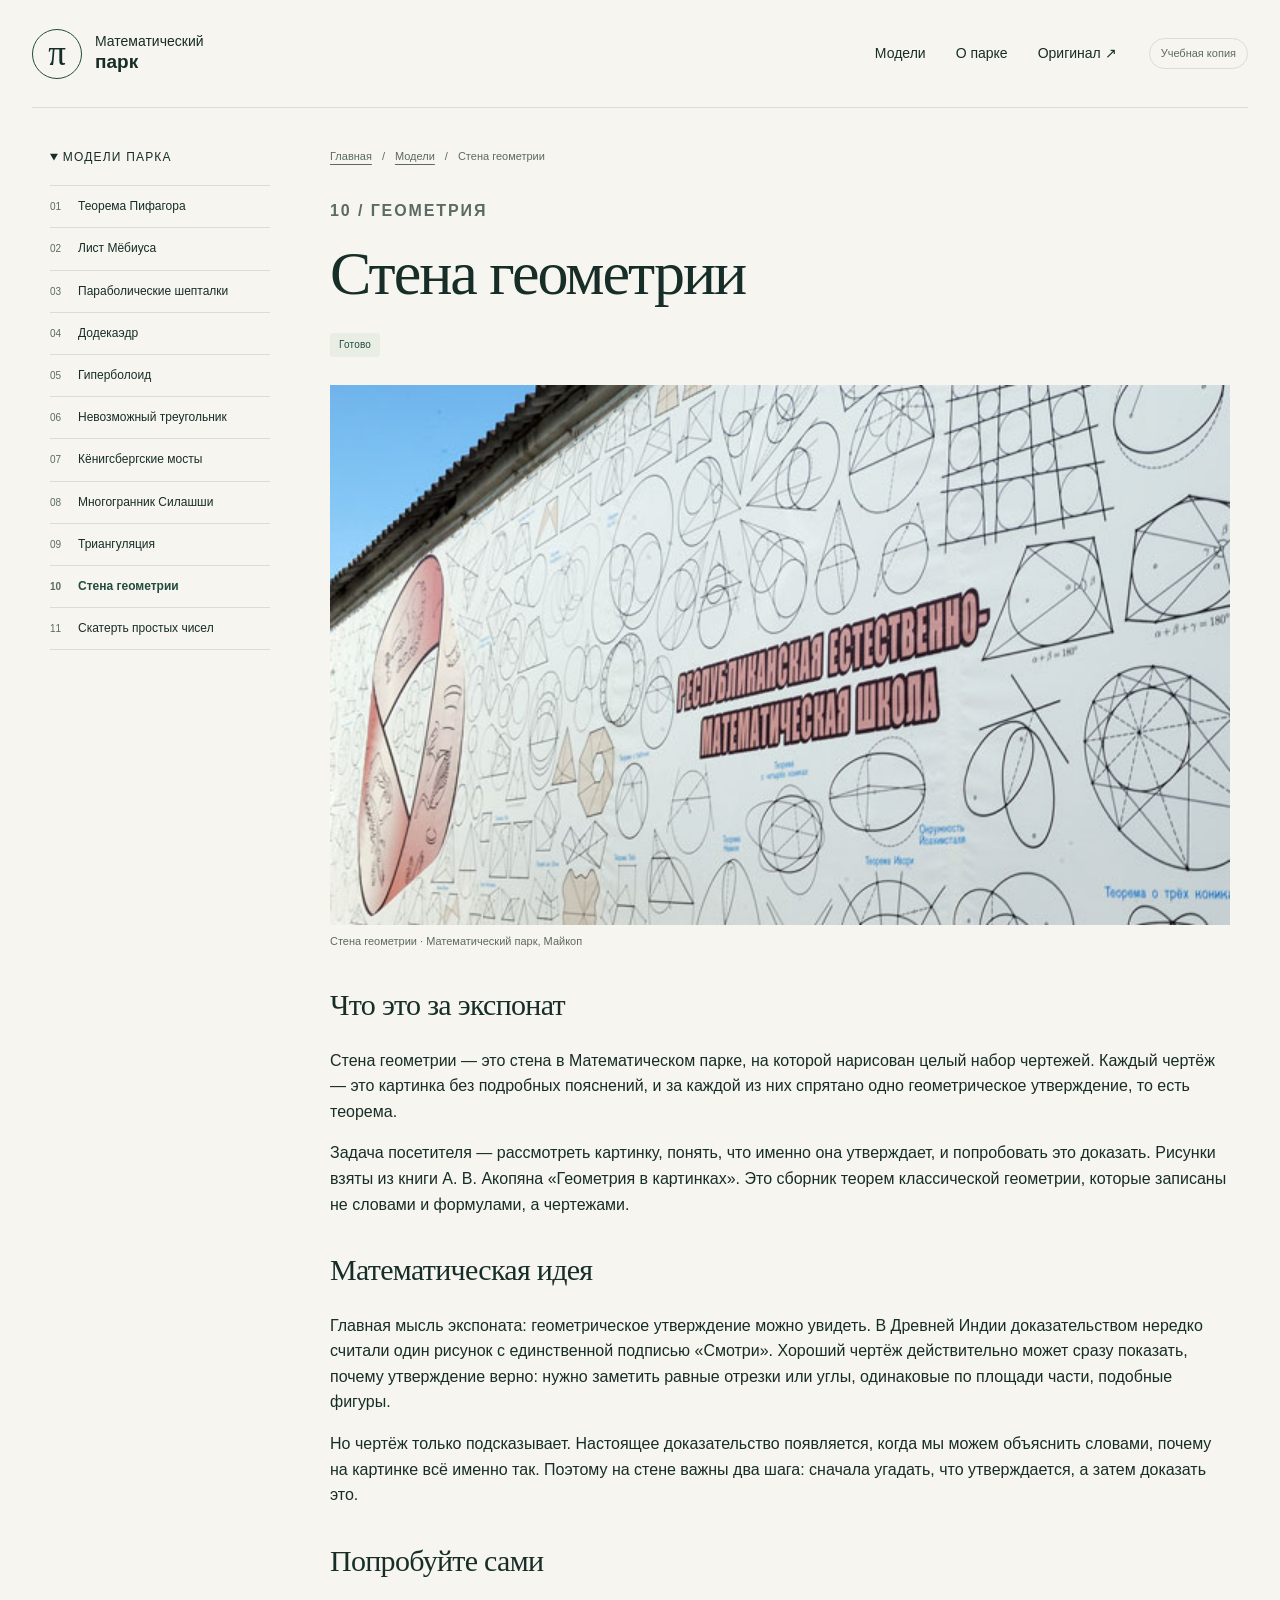
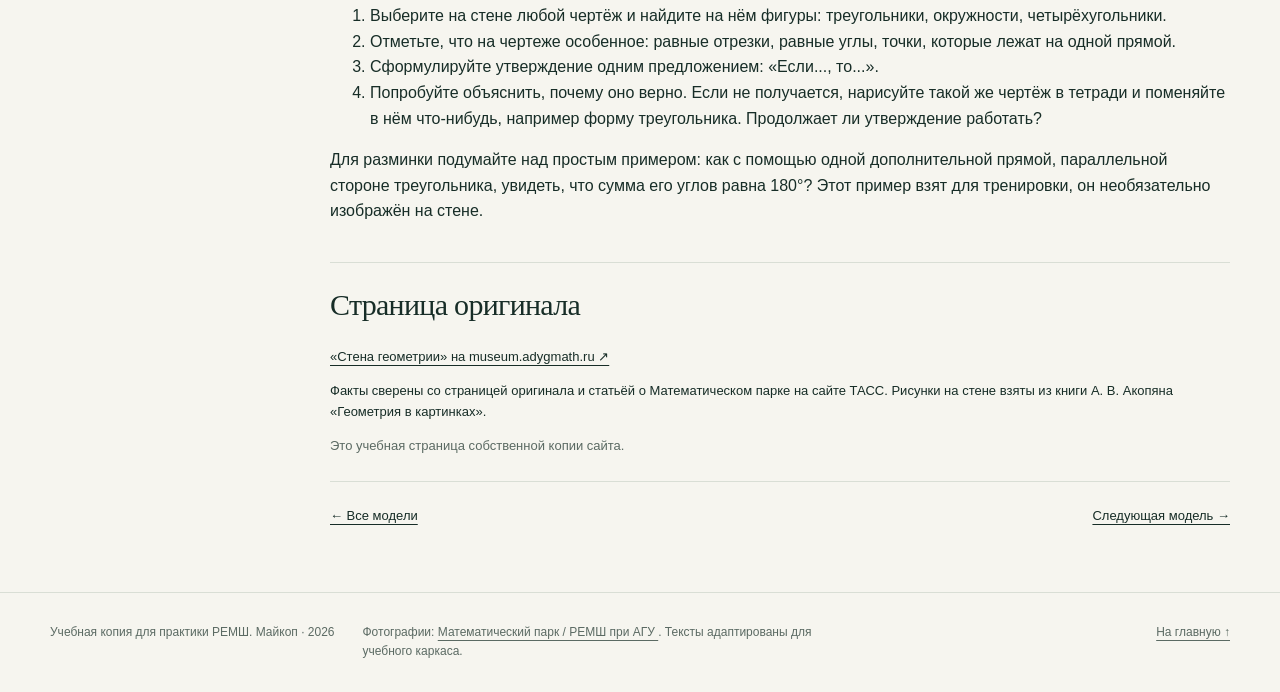
<file: models/geometry-wall.html>
<!DOCTYPE html>
<!-- Учебная задача: Рустем — Стена геометрии. Критерии: ../docs/ASSIGNMENTS.md -->
<html lang="ru">
 <head>
  <meta charset="utf-8"/>
  <meta content="width=device-width, initial-scale=1" name="viewport"/>
  <meta content="Учебная копия сайта Математического парка: каталог моделей и страницы экспонатов." name="description"/>
  <title>
   Стена геометрии — Математический парк
  </title>
  <link href="../assets/css/styles.css" rel="stylesheet"/>
  <script defer="" src="../assets/js/main.js">
  </script>
 </head>
 <body>
  <a class="skip-link" href="#main">
   Перейти к содержанию
  </a>
  <header class="site-header">
   <a class="brand" href="../index.html">
    <span aria-hidden="true" class="brand-symbol">
     π
    </span>
    <span>
     Математический
     <br/>
     <strong>
      парк
     </strong>
    </span>
   </a>
   <nav aria-label="Основное меню" class="top-nav">
    <a href="../index.html#models">
     Модели
    </a>
    <a href="../about.html">
     О парке
    </a>
    <a href="https://museum.adygmath.ru/ru/" rel="noopener" target="_blank">
     Оригинал ↗
    </a>
   </nav>
   <span class="study-label">
    Учебная копия
   </span>
  </header>
  <main class="section-wrap model-layout" id="main">
   <aside>
    <details class="model-navigation" open="">
     <summary>
      Модели парка
     </summary>
     <nav aria-label="Другие модели">
      <a href="pythagorean-theorem.html">
       <span>
        01
       </span>
       Теорема Пифагора
      </a>
      <a href="mobius-strip.html">
       <span>
        02
       </span>
       Лист Мёбиуса
      </a>
      <a href="parabolic-whisperers.html">
       <span>
        03
       </span>
       Параболические шепталки
      </a>
      <a href="regular-dodecahedron.html">
       <span>
        04
       </span>
       Додекаэдр
      </a>
      <a href="hyperboloid.html">
       <span>
        05
       </span>
       Гиперболоид
      </a>
      <a href="penrose-triangle.html">
       <span>
        06
       </span>
       Невозможный треугольник
      </a>
      <a href="seven-bridges-konigsberg-problem.html">
       <span>
        07
       </span>
       Кёнигсбергские мосты
      </a>
      <a href="szilassi-polyhedron.html">
       <span>
        08
       </span>
       Многогранник Силашши
      </a>
      <a href="triangulation.html">
       <span>
        09
       </span>
       Триангуляция
      </a>
      <a aria-current="page" href="geometry-wall.html">
       <span>
        10
       </span>
       Стена геометрии
      </a>
      <a href="prime-numbers-sheet.html">
       <span>
        11
       </span>
       Скатерть простых чисел
      </a>
     </nav>
    </details>
   </aside>
   <article class="model-article">
    <nav aria-label="Навигационная цепочка" class="breadcrumbs">
     <a href="../index.html">
      Главная
     </a>
     <span aria-hidden="true">
      /
     </span>
     <a href="../index.html#models">
      Модели
     </a>
     <span aria-hidden="true">
      /
     </span>
     <span>
      Стена геометрии
     </span>
    </nav>
    <div class="model-heading">
     <p class="eyebrow">
      10 / Геометрия
     </p>
     <h1>
      Стена геометрии
     </h1>
     <span class="status status-ready">
      Готово
     </span>
    </div>
    <figure class="model-cover">
     <img alt="Стена геометрии в Математическом парке Майкопа: стена с нарисованными чертежами, каждый из которых иллюстрирует геометрическое утверждение" src="../assets/images/thumb-geometry-wall.jpg"/>
     <figcaption>
      Стена геометрии · Математический парк, Майкоп
     </figcaption>
    </figure>
    <section class="content-section">
     <h2>
      Что это за экспонат
     </h2>
     <p>
      Стена геометрии — это стена в Математическом парке, на которой нарисован целый набор чертежей. Каждый чертёж — это картинка без подробных пояснений, и за каждой из них спрятано одно геометрическое утверждение, то есть теорема.
     </p>
     <p>
      Задача посетителя — рассмотреть картинку, понять, что именно она утверждает, и попробовать это доказать. Рисунки взяты из книги А. В. Акопяна «Геометрия в картинках». Это сборник теорем классической геометрии, которые записаны не словами и формулами, а чертежами.
     </p>
    </section>
    <section class="content-section">
     <h2>
      Математическая идея
     </h2>
     <p>
      Главная мысль экспоната: геометрическое утверждение можно увидеть. В Древней Индии доказательством нередко считали один рисунок с единственной подписью «Смотри». Хороший чертёж действительно может сразу показать, почему утверждение верно: нужно заметить равные отрезки или углы, одинаковые по площади части, подобные фигуры.
     </p>
     <p>
      Но чертёж только подсказывает. Настоящее доказательство появляется, когда мы можем объяснить словами, почему на картинке всё именно так. Поэтому на стене важны два шага: сначала угадать, что утверждается, а затем доказать это.
     </p>
    </section>
    <section class="content-section">
     <h2>
      Попробуйте сами
     </h2>
     <ol>
      <li>
       Выберите на стене любой чертёж и найдите на нём фигуры: треугольники, окружности, четырёхугольники.
      </li>
      <li>
       Отметьте, что на чертеже особенное: равные отрезки, равные углы, точки, которые лежат на одной прямой.
      </li>
      <li>
       Сформулируйте утверждение одним предложением: «Если..., то...».
      </li>
      <li>
       Попробуйте объяснить, почему оно верно. Если не получается, нарисуйте такой же чертёж в тетради и поменяйте в нём что-нибудь, например форму треугольника. Продолжает ли утверждение работать?
      </li>
     </ol>
     <p>
      Для разминки подумайте над простым примером: как с помощью одной дополнительной прямой, параллельной стороне треугольника, увидеть, что сумма его углов равна 180°? Этот пример взят для тренировки, он необязательно изображён на стене.
     </p>
    </section>
    <section class="source-block">
     <h2>
      Страница оригинала
     </h2>
     <p>
      <a href="https://museum.adygmath.ru/ru/models/geometry-wall/" rel="noopener" target="_blank">
       «Стена геометрии» на museum.adygmath.ru ↗
      </a>
     </p>
     <p>
      Факты сверены со страницей оригинала и статьёй о Математическом парке на сайте ТАСС. Рисунки на стене взяты из книги А. В. Акопяна «Геометрия в картинках».
     </p>
     <p>
      Это учебная страница собственной копии сайта.
     </p>
    </section>
    <nav aria-label="Следующая модель" class="page-turner">
     <a href="../index.html#models">
      ← Все модели
     </a>
     <a href="prime-numbers-sheet.html">
      Следующая модель →
     </a>
    </nav>
   </article>
  </main>
  <dialog aria-labelledby="photo-title" class="photo-dialog" id="photo-dialog">
   <div class="dialog-top">
    <p id="photo-title">
     Фотография модели
    </p>
    <button class="button button-small" id="close-photo" type="button">
     Закрыть
    </button>
   </div>
   <img alt="Увеличенная фотография модели" id="large-photo" src="../assets/images/thumb-geometry-wall.jpg"/>
  </dialog>
  <footer class="site-footer">
   <p>
    Учебная копия для практики РЕМШ. Майкоп · 2026
   </p>
   <p>
    Фотографии:
    <a href="https://museum.adygmath.ru/ru/" rel="noopener" target="_blank">
     Математический парк / РЕМШ при АГУ
    </a>
    . Тексты адаптированы для учебного каркаса.
   </p>
   <a href="../index.html">
    На главную ↑
   </a>
  </footer>
 </body>
</html>
</file>
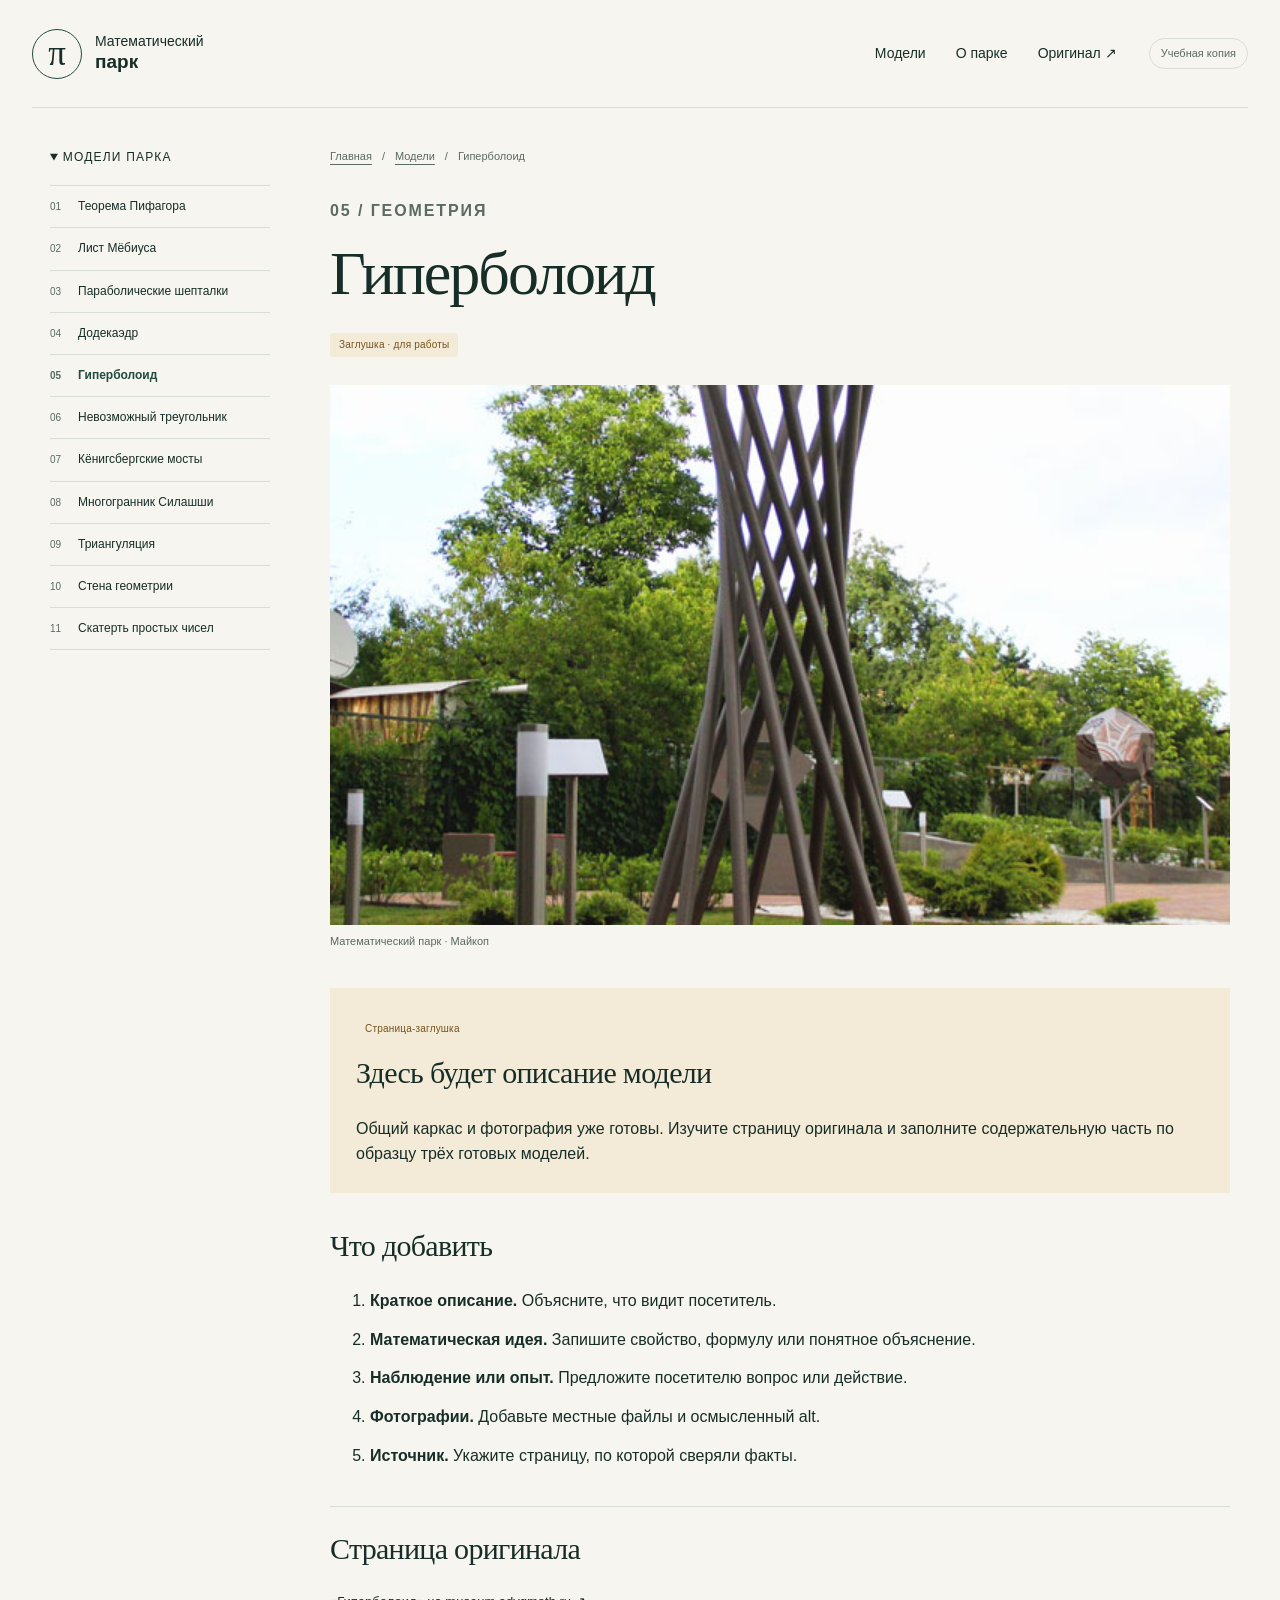
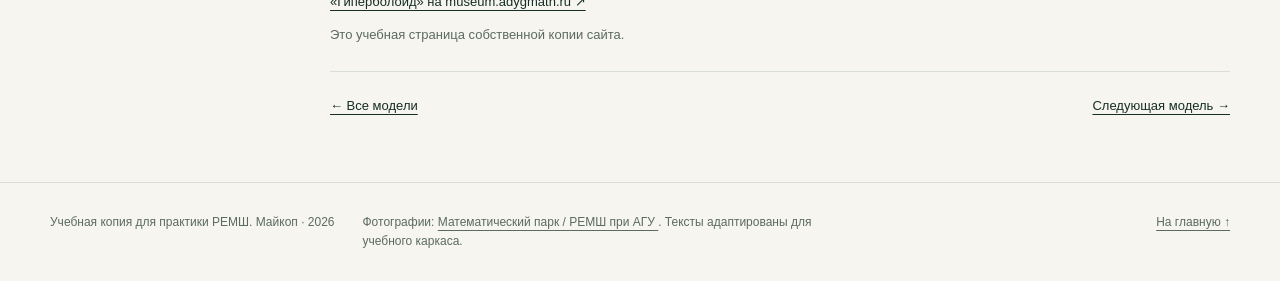
<file: models/hyperboloid.html>
<!DOCTYPE html>
<!-- Учебная задача: Маша — Гиперболоид. Критерии: ../docs/ASSIGNMENTS.md -->
<html lang="ru">
 <head>
  <meta charset="utf-8"/>
  <meta content="width=device-width, initial-scale=1" name="viewport"/>
  <meta content="Учебная копия сайта Математического парка: каталог моделей и страницы экспонатов." name="description"/>
  <title>
   Гиперболоид — Математический парк
  </title>
  <link href="../assets/css/styles.css" rel="stylesheet"/>
  <script defer="" src="../assets/js/main.js">
  </script>
 </head>
 <body>
  <a class="skip-link" href="#main">
   Перейти к содержанию
  </a>
  <header class="site-header">
   <a class="brand" href="../index.html">
    <span aria-hidden="true" class="brand-symbol">
     π
    </span>
    <span>
     Математический
     <br/>
     <strong>
      парк
     </strong>
    </span>
   </a>
   <nav aria-label="Основное меню" class="top-nav">
    <a href="../index.html#models">
     Модели
    </a>
    <a href="../about.html">
     О парке
    </a>
    <a href="https://museum.adygmath.ru/ru/" rel="noopener" target="_blank">
     Оригинал ↗
    </a>
   </nav>
   <span class="study-label">
    Учебная копия
   </span>
  </header>
  <main class="section-wrap model-layout" id="main">
   <aside>
    <details class="model-navigation" open="">
     <summary>
      Модели парка
     </summary>
     <nav aria-label="Другие модели">
      <a href="pythagorean-theorem.html">
       <span>
        01
       </span>
       Теорема Пифагора
      </a>
      <a href="mobius-strip.html">
       <span>
        02
       </span>
       Лист Мёбиуса
      </a>
      <a href="parabolic-whisperers.html">
       <span>
        03
       </span>
       Параболические шепталки
      </a>
      <a href="regular-dodecahedron.html">
       <span>
        04
       </span>
       Додекаэдр
      </a>
      <a aria-current="page" href="hyperboloid.html">
       <span>
        05
       </span>
       Гиперболоид
      </a>
      <a href="penrose-triangle.html">
       <span>
        06
       </span>
       Невозможный треугольник
      </a>
      <a href="seven-bridges-konigsberg-problem.html">
       <span>
        07
       </span>
       Кёнигсбергские мосты
      </a>
      <a href="szilassi-polyhedron.html">
       <span>
        08
       </span>
       Многогранник Силашши
      </a>
      <a href="triangulation.html">
       <span>
        09
       </span>
       Триангуляция
      </a>
      <a href="geometry-wall.html">
       <span>
        10
       </span>
       Стена геометрии
      </a>
      <a href="prime-numbers-sheet.html">
       <span>
        11
       </span>
       Скатерть простых чисел
      </a>
     </nav>
    </details>
   </aside>
   <article class="model-article">
    <nav aria-label="Навигационная цепочка" class="breadcrumbs">
     <a href="../index.html">
      Главная
     </a>
     <span aria-hidden="true">
      /
     </span>
     <a href="../index.html#models">
      Модели
     </a>
     <span aria-hidden="true">
      /
     </span>
     <span>
      Гиперболоид
     </span>
    </nav>
    <div class="model-heading">
     <p class="eyebrow">
      05 / Геометрия
     </p>
     <h1>
      Гиперболоид
     </h1>
     <span class="status status-draft">
      Заглушка · для работы
     </span>
    </div>
    <figure class="model-cover">
     <img alt="Экспонат «Гиперболоид»" src="../assets/images/thumb-hyperboloid.jpg"/>
     <figcaption>
      Математический парк · Майкоп
     </figcaption>
    </figure>
    <!-- ЗАДАНИЕ: замените этот блок своим описанием модели. Не меняйте пути меню. -->
    <section class="placeholder-notice">
     <span class="status status-draft">
      Страница-заглушка
     </span>
     <h2>
      Здесь будет описание модели
     </h2>
     <p>
      Общий каркас и фотография уже готовы. Изучите страницу оригинала и заполните содержательную часть по образцу трёх готовых моделей.
     </p>
    </section>
    <section class="content-section">
     <h2>
      Что добавить
     </h2>
     <ol class="todo-list">
      <li>
       <strong>
        Краткое описание.
       </strong>
       Объясните, что видит посетитель.
      </li>
      <li>
       <strong>
        Математическая идея.
       </strong>
       Запишите свойство, формулу или понятное объяснение.
      </li>
      <li>
       <strong>
        Наблюдение или опыт.
       </strong>
       Предложите посетителю вопрос или действие.
      </li>
      <li>
       <strong>
        Фотографии.
       </strong>
       Добавьте местные файлы и осмысленный alt.
      </li>
      <li>
       <strong>
        Источник.
       </strong>
       Укажите страницу, по которой сверяли факты.
      </li>
     </ol>
    </section>
    <!-- Добавьте свои <section> здесь. После заполнения обновите отметку на главной. -->
    <section class="source-block">
     <h2>
      Страница оригинала
     </h2>
     <p>
      <a href="https://museum.adygmath.ru/ru/models/hyperboloid/" rel="noopener" target="_blank">
       «Гиперболоид» на museum.adygmath.ru ↗
      </a>
     </p>
     <p>
      Это учебная страница собственной копии сайта.
     </p>
    </section>
    <nav aria-label="Следующая модель" class="page-turner">
     <a href="../index.html#models">
      ← Все модели
     </a>
     <a href="penrose-triangle.html">
      Следующая модель →
     </a>
    </nav>
   </article>
  </main>
  <dialog aria-labelledby="photo-title" class="photo-dialog" id="photo-dialog">
   <div class="dialog-top">
    <p id="photo-title">
     Фотография модели
    </p>
    <button class="button button-small" id="close-photo" type="button">
     Закрыть
    </button>
   </div>
   <img alt="Увеличенная фотография модели" id="large-photo" src="../assets/images/thumb-hyperboloid.jpg"/>
  </dialog>
  <footer class="site-footer">
   <p>
    Учебная копия для практики РЕМШ. Майкоп · 2026
   </p>
   <p>
    Фотографии:
    <a href="https://museum.adygmath.ru/ru/" rel="noopener" target="_blank">
     Математический парк / РЕМШ при АГУ
    </a>
    . Тексты адаптированы для учебного каркаса.
   </p>
   <a href="../index.html">
    На главную ↑
   </a>
  </footer>
 </body>
</html>
</file>
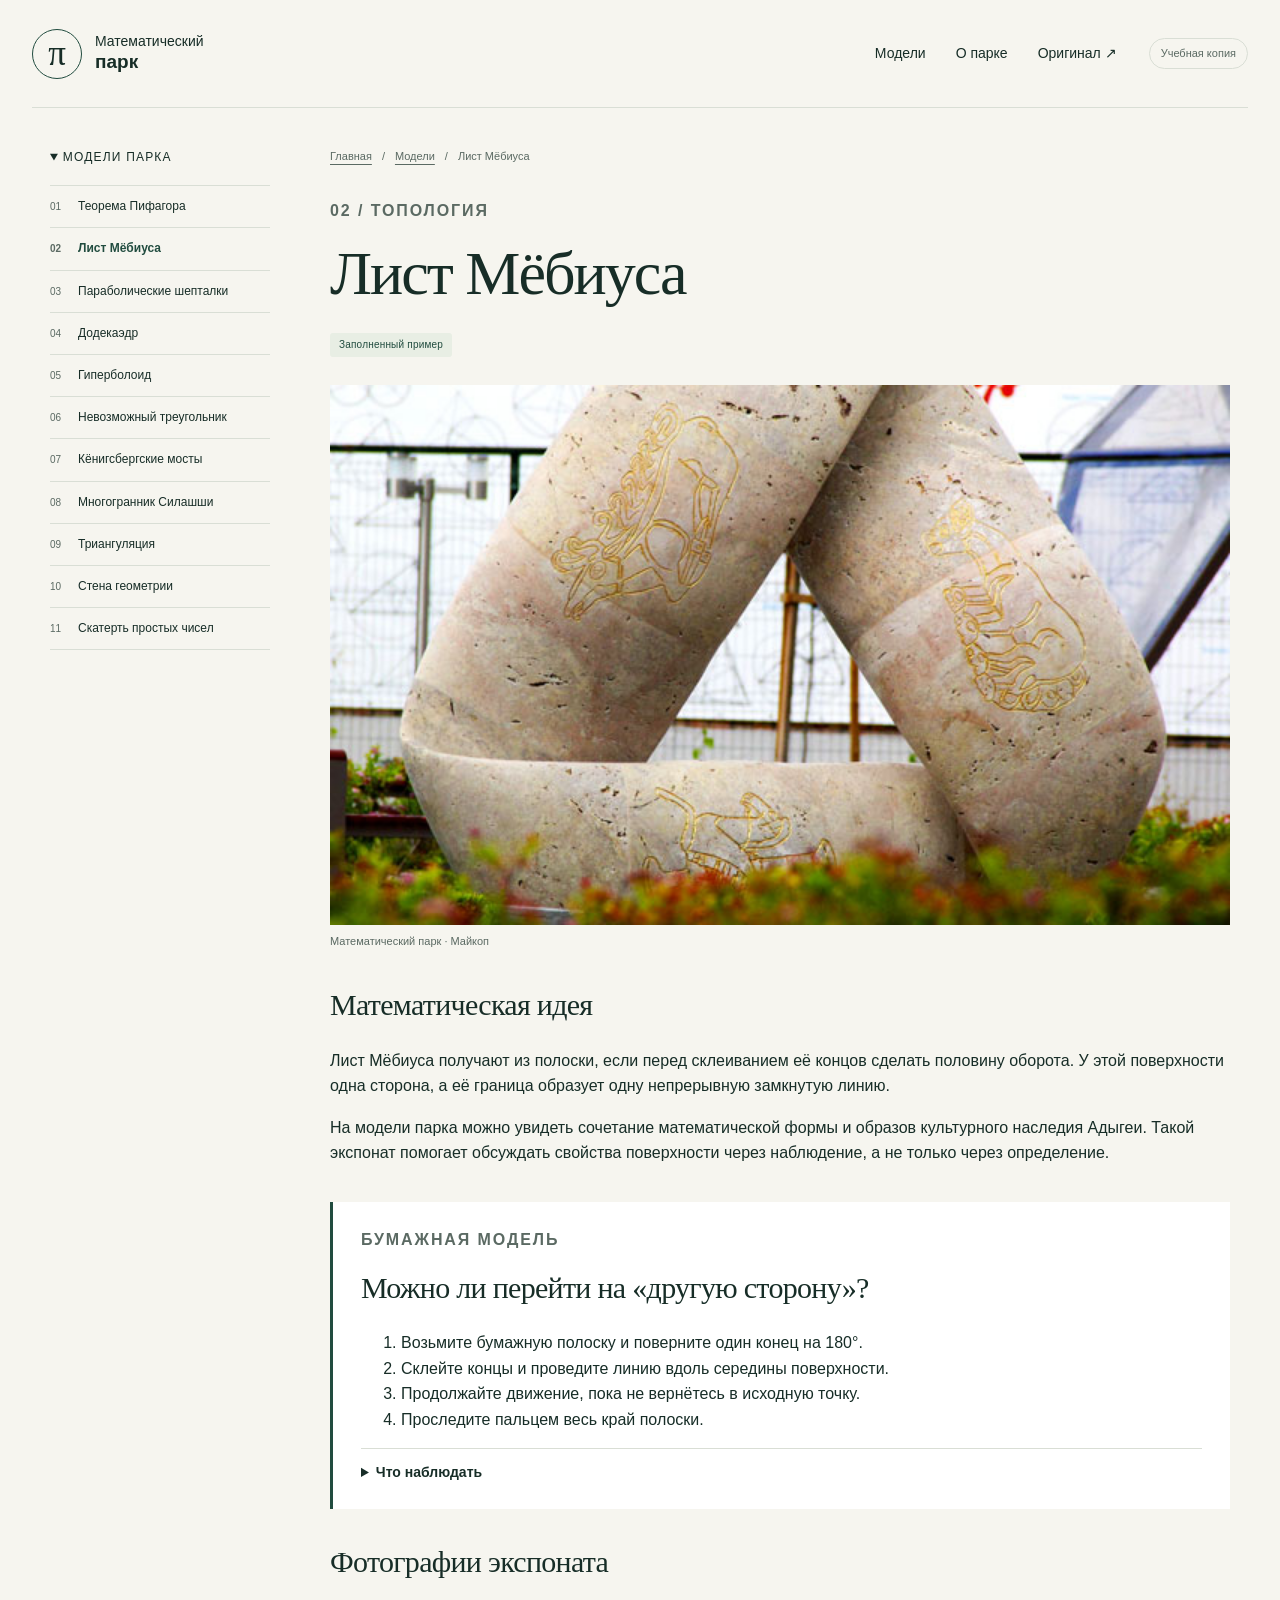
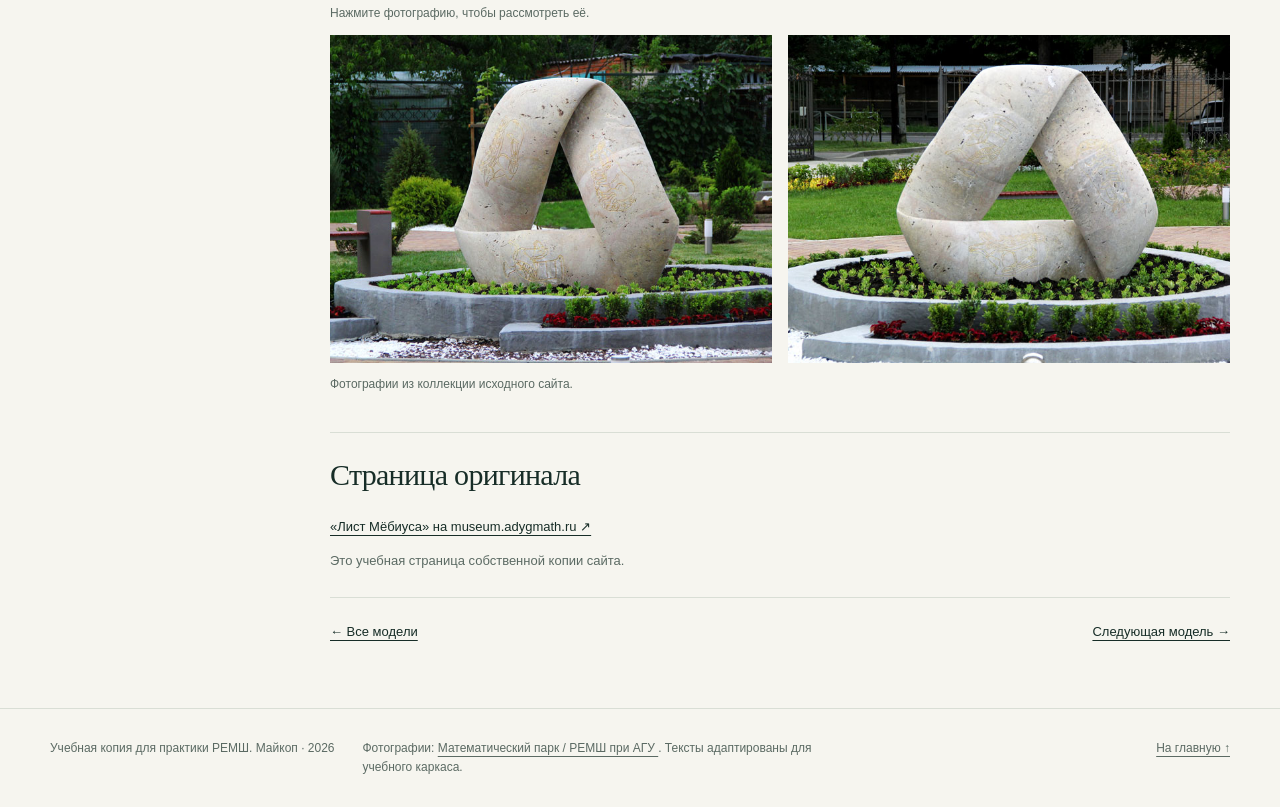
<file: models/mobius-strip.html>
<!DOCTYPE html>
<html lang="ru">
 <head>
  <meta charset="utf-8"/>
  <meta content="width=device-width, initial-scale=1" name="viewport"/>
  <meta content="Учебная копия сайта Математического парка: каталог моделей и страницы экспонатов." name="description"/>
  <title>
   Лист Мёбиуса — Математический парк
  </title>
  <link href="../assets/css/styles.css" rel="stylesheet"/>
  <script defer="" src="../assets/js/main.js">
  </script>
 </head>
 <body>
  <a class="skip-link" href="#main">
   Перейти к содержанию
  </a>
  <header class="site-header">
   <a class="brand" href="../index.html">
    <span aria-hidden="true" class="brand-symbol">
     π
    </span>
    <span>
     Математический
     <br/>
     <strong>
      парк
     </strong>
    </span>
   </a>
   <nav aria-label="Основное меню" class="top-nav">
    <a href="../index.html#models">
     Модели
    </a>
    <a href="../about.html">
     О парке
    </a>
    <a href="https://museum.adygmath.ru/ru/" rel="noopener" target="_blank">
     Оригинал ↗
    </a>
   </nav>
   <span class="study-label">
    Учебная копия
   </span>
  </header>
  <main class="section-wrap model-layout" id="main">
   <aside>
    <details class="model-navigation" open="">
     <summary>
      Модели парка
     </summary>
     <nav aria-label="Другие модели">
      <a href="pythagorean-theorem.html">
       <span>
        01
       </span>
       Теорема Пифагора
      </a>
      <a aria-current="page" href="mobius-strip.html">
       <span>
        02
       </span>
       Лист Мёбиуса
      </a>
      <a href="parabolic-whisperers.html">
       <span>
        03
       </span>
       Параболические шепталки
      </a>
      <a href="regular-dodecahedron.html">
       <span>
        04
       </span>
       Додекаэдр
      </a>
      <a href="hyperboloid.html">
       <span>
        05
       </span>
       Гиперболоид
      </a>
      <a href="penrose-triangle.html">
       <span>
        06
       </span>
       Невозможный треугольник
      </a>
      <a href="seven-bridges-konigsberg-problem.html">
       <span>
        07
       </span>
       Кёнигсбергские мосты
      </a>
      <a href="szilassi-polyhedron.html">
       <span>
        08
       </span>
       Многогранник Силашши
      </a>
      <a href="triangulation.html">
       <span>
        09
       </span>
       Триангуляция
      </a>
      <a href="geometry-wall.html">
       <span>
        10
       </span>
       Стена геометрии
      </a>
      <a href="prime-numbers-sheet.html">
       <span>
        11
       </span>
       Скатерть простых чисел
      </a>
     </nav>
    </details>
   </aside>
   <article class="model-article">
    <nav aria-label="Навигационная цепочка" class="breadcrumbs">
     <a href="../index.html">
      Главная
     </a>
     <span aria-hidden="true">
      /
     </span>
     <a href="../index.html#models">
      Модели
     </a>
     <span aria-hidden="true">
      /
     </span>
     <span>
      Лист Мёбиуса
     </span>
    </nav>
    <div class="model-heading">
     <p class="eyebrow">
      02 / Топология
     </p>
     <h1>
      Лист Мёбиуса
     </h1>
     <span class="status status-ready">
      Заполненный пример
     </span>
    </div>
    <figure class="model-cover">
     <img alt="Экспонат «Лист Мёбиуса»" src="../assets/images/thumb-mobius-strip.jpg"/>
     <figcaption>
      Математический парк · Майкоп
     </figcaption>
    </figure>
    <section class="content-section">
     <h2>
      Математическая идея
     </h2>
     <p>
      Лист Мёбиуса получают из полоски, если перед склеиванием её концов сделать половину оборота. У этой поверхности одна сторона, а её граница образует одну непрерывную замкнутую линию.
     </p>
     <p>
      На модели парка можно увидеть сочетание математической формы и образов культурного наследия Адыгеи. Такой экспонат помогает обсуждать свойства поверхности через наблюдение, а не только через определение.
     </p>
    </section>
    <section class="experiment">
     <p class="eyebrow">
      Бумажная модель
     </p>
     <h2>
      Можно ли перейти на «другую сторону»?
     </h2>
     <ol>
      <li>
       Возьмите бумажную полоску и поверните один конец на 180°.
      </li>
      <li>
       Склейте концы и проведите линию вдоль середины поверхности.
      </li>
      <li>
       Продолжайте движение, пока не вернётесь в исходную точку.
      </li>
      <li>
       Проследите пальцем весь край полоски.
      </li>
     </ol>
     <details>
      <summary>
       Что наблюдать
      </summary>
      <p>
       Линия проходит по всей поверхности, хотя вы не пересекали край. А при обходе границы получается один замкнутый маршрут.
      </p>
     </details>
    </section>
    <section class="content-section">
     <h2>
      Фотографии экспоната
     </h2>
     <p class="gallery-help">
      Нажмите фотографию, чтобы рассмотреть её.
     </p>
     <div class="gallery">
      <a class="photo-link" data-caption="Лист Мёбиуса — фотография 1" data-photo="" href="../assets/images/model-mobius-strip-1-thumb.jpg">
       <img alt="Модель «Лист Мёбиуса», ракурс 1" loading="lazy" src="../assets/images/model-mobius-strip-1-thumb.jpg"/>
      </a>
      <a class="photo-link" data-caption="Лист Мёбиуса — фотография 2" data-photo="" href="../assets/images/model-mobius-strip-2-thumb.jpg">
       <img alt="Модель «Лист Мёбиуса», ракурс 2" loading="lazy" src="../assets/images/model-mobius-strip-2-thumb.jpg"/>
      </a>
     </div>
     <p class="photo-credit">
      Фотографии из коллекции исходного сайта.
     </p>
    </section>
    <section class="source-block">
     <h2>
      Страница оригинала
     </h2>
     <p>
      <a href="https://museum.adygmath.ru/ru/models/mobius-strip/" rel="noopener" target="_blank">
       «Лист Мёбиуса» на museum.adygmath.ru ↗
      </a>
     </p>
     <p>
      Это учебная страница собственной копии сайта.
     </p>
    </section>
    <nav aria-label="Следующая модель" class="page-turner">
     <a href="../index.html#models">
      ← Все модели
     </a>
     <a href="parabolic-whisperers.html">
      Следующая модель →
     </a>
    </nav>
   </article>
  </main>
  <dialog aria-labelledby="photo-title" class="photo-dialog" id="photo-dialog">
   <div class="dialog-top">
    <p id="photo-title">
     Фотография модели
    </p>
    <button class="button button-small" id="close-photo" type="button">
     Закрыть
    </button>
   </div>
   <img alt="Увеличенная фотография модели" id="large-photo" src="../assets/images/thumb-mobius-strip.jpg"/>
  </dialog>
  <footer class="site-footer">
   <p>
    Учебная копия для практики РЕМШ. Майкоп · 2026
   </p>
   <p>
    Фотографии:
    <a href="https://museum.adygmath.ru/ru/" rel="noopener" target="_blank">
     Математический парк / РЕМШ при АГУ
    </a>
    . Тексты адаптированы для учебного каркаса.
   </p>
   <a href="../index.html">
    На главную ↑
   </a>
  </footer>
 </body>
</html>
</file>
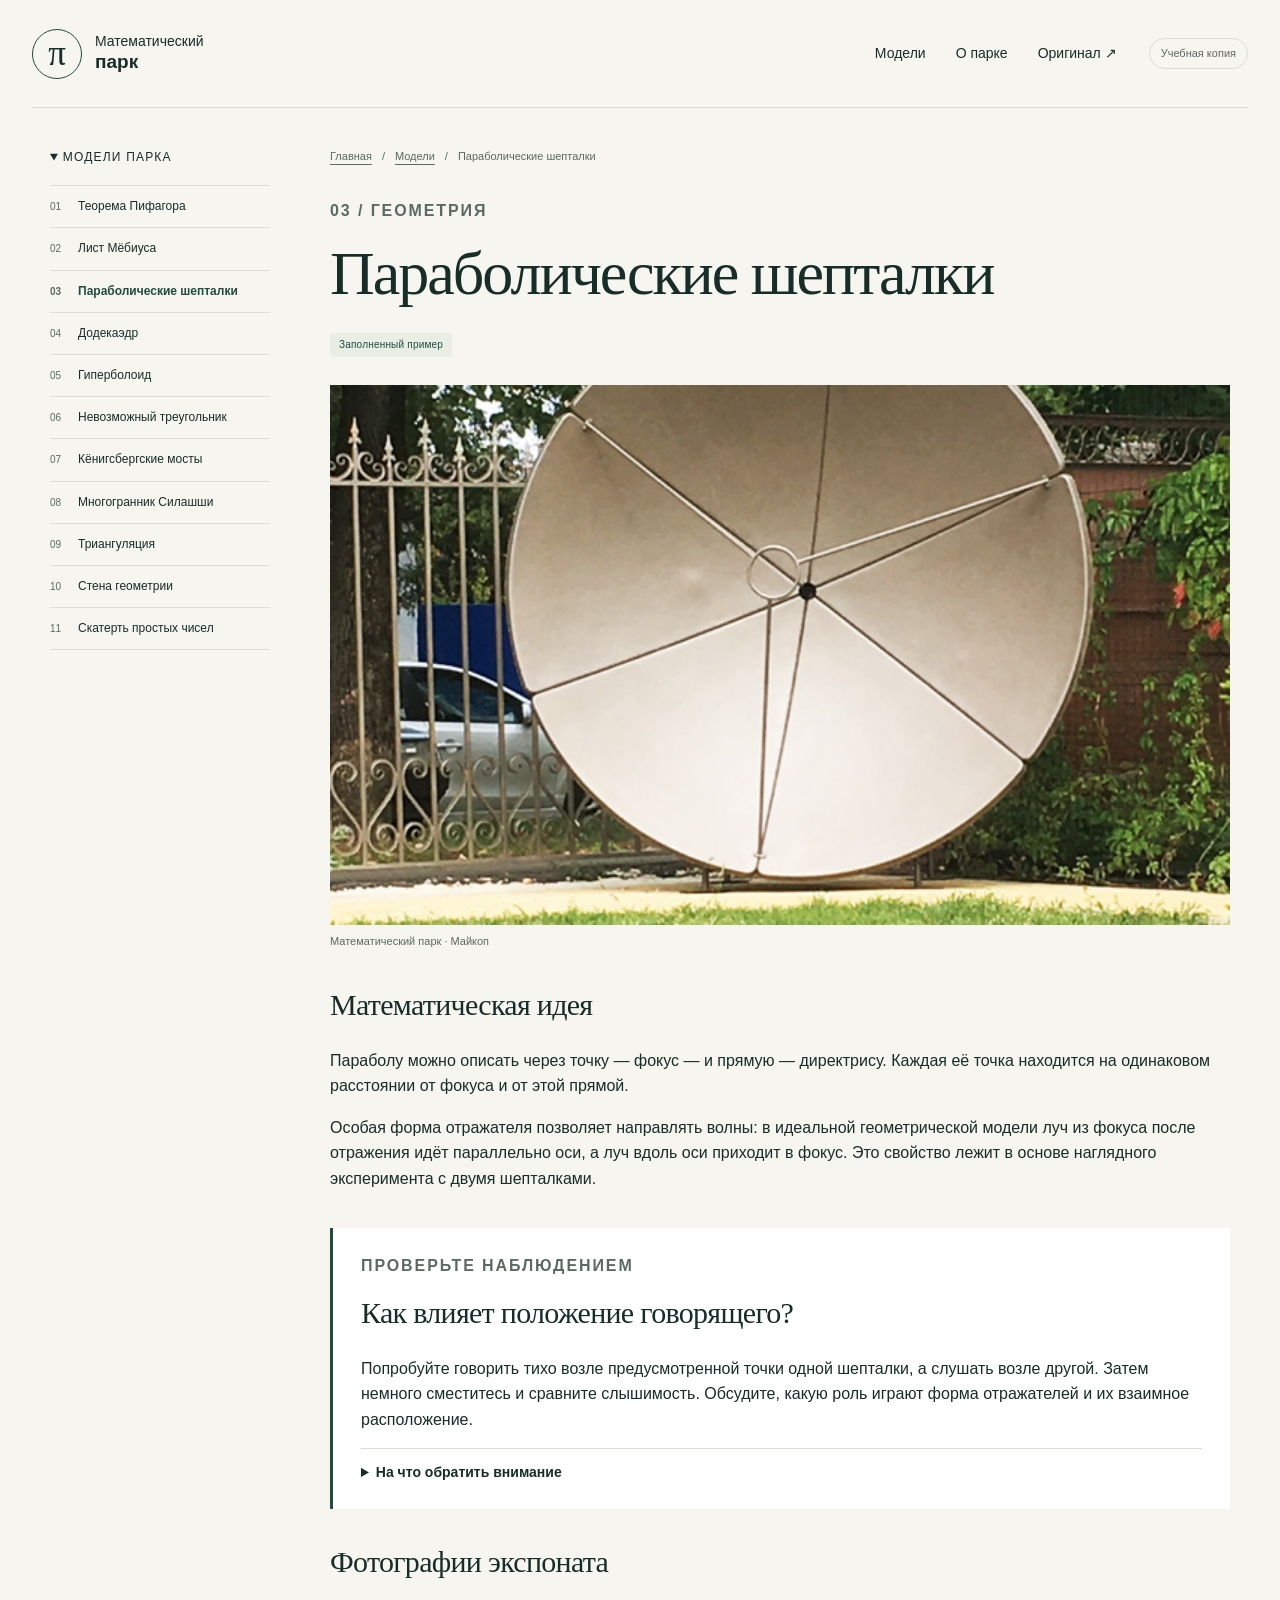
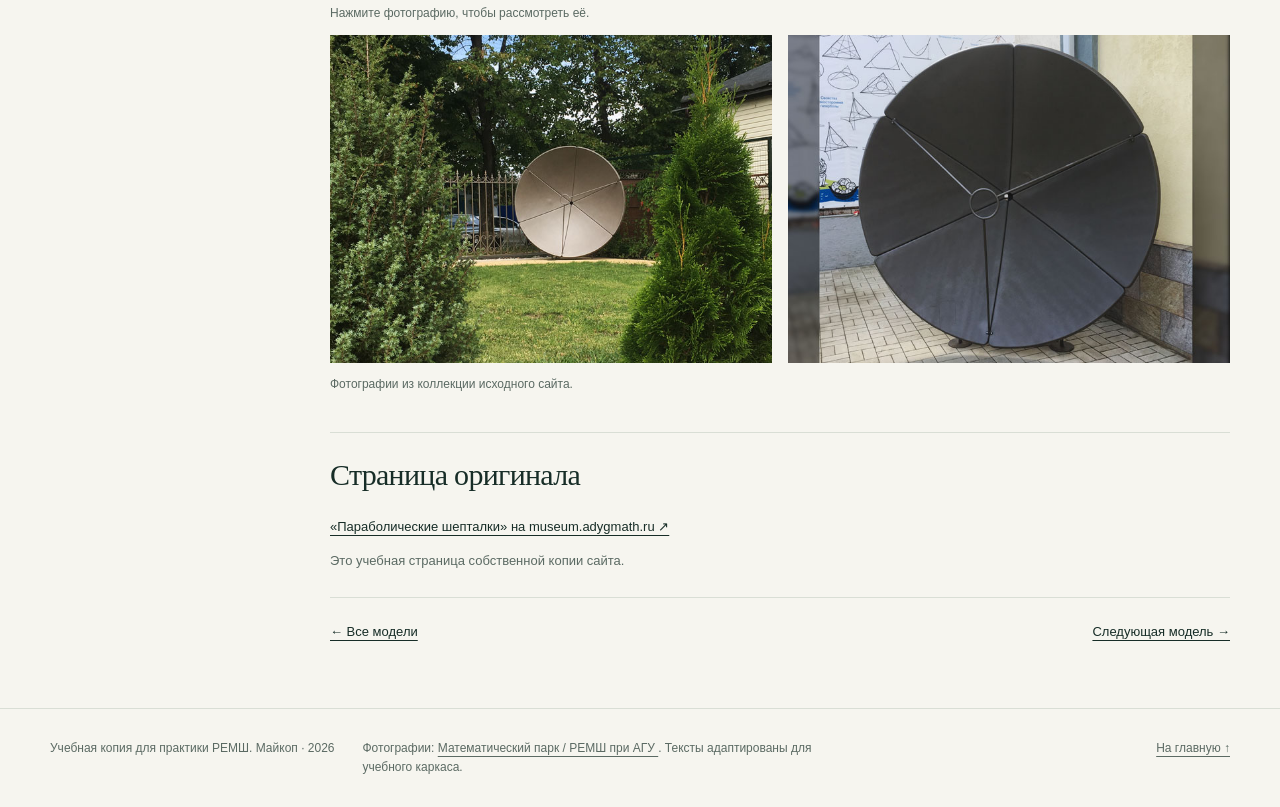
<file: models/parabolic-whisperers.html>
<!DOCTYPE html>
<html lang="ru">
 <head>
  <meta charset="utf-8"/>
  <meta content="width=device-width, initial-scale=1" name="viewport"/>
  <meta content="Учебная копия сайта Математического парка: каталог моделей и страницы экспонатов." name="description"/>
  <title>
   Параболические шепталки — Математический парк
  </title>
  <link href="../assets/css/styles.css" rel="stylesheet"/>
  <script defer="" src="../assets/js/main.js">
  </script>
 </head>
 <body>
  <a class="skip-link" href="#main">
   Перейти к содержанию
  </a>
  <header class="site-header">
   <a class="brand" href="../index.html">
    <span aria-hidden="true" class="brand-symbol">
     π
    </span>
    <span>
     Математический
     <br/>
     <strong>
      парк
     </strong>
    </span>
   </a>
   <nav aria-label="Основное меню" class="top-nav">
    <a href="../index.html#models">
     Модели
    </a>
    <a href="../about.html">
     О парке
    </a>
    <a href="https://museum.adygmath.ru/ru/" rel="noopener" target="_blank">
     Оригинал ↗
    </a>
   </nav>
   <span class="study-label">
    Учебная копия
   </span>
  </header>
  <main class="section-wrap model-layout" id="main">
   <aside>
    <details class="model-navigation" open="">
     <summary>
      Модели парка
     </summary>
     <nav aria-label="Другие модели">
      <a href="pythagorean-theorem.html">
       <span>
        01
       </span>
       Теорема Пифагора
      </a>
      <a href="mobius-strip.html">
       <span>
        02
       </span>
       Лист Мёбиуса
      </a>
      <a aria-current="page" href="parabolic-whisperers.html">
       <span>
        03
       </span>
       Параболические шепталки
      </a>
      <a href="regular-dodecahedron.html">
       <span>
        04
       </span>
       Додекаэдр
      </a>
      <a href="hyperboloid.html">
       <span>
        05
       </span>
       Гиперболоид
      </a>
      <a href="penrose-triangle.html">
       <span>
        06
       </span>
       Невозможный треугольник
      </a>
      <a href="seven-bridges-konigsberg-problem.html">
       <span>
        07
       </span>
       Кёнигсбергские мосты
      </a>
      <a href="szilassi-polyhedron.html">
       <span>
        08
       </span>
       Многогранник Силашши
      </a>
      <a href="triangulation.html">
       <span>
        09
       </span>
       Триангуляция
      </a>
      <a href="geometry-wall.html">
       <span>
        10
       </span>
       Стена геометрии
      </a>
      <a href="prime-numbers-sheet.html">
       <span>
        11
       </span>
       Скатерть простых чисел
      </a>
     </nav>
    </details>
   </aside>
   <article class="model-article">
    <nav aria-label="Навигационная цепочка" class="breadcrumbs">
     <a href="../index.html">
      Главная
     </a>
     <span aria-hidden="true">
      /
     </span>
     <a href="../index.html#models">
      Модели
     </a>
     <span aria-hidden="true">
      /
     </span>
     <span>
      Параболические шепталки
     </span>
    </nav>
    <div class="model-heading">
     <p class="eyebrow">
      03 / Геометрия
     </p>
     <h1>
      Параболические шепталки
     </h1>
     <span class="status status-ready">
      Заполненный пример
     </span>
    </div>
    <figure class="model-cover">
     <img alt="Экспонат «Параболические шепталки»" src="../assets/images/thumb-parabolic-whisperers.jpg"/>
     <figcaption>
      Математический парк · Майкоп
     </figcaption>
    </figure>
    <section class="content-section">
     <h2>
      Математическая идея
     </h2>
     <p>
      Параболу можно описать через точку — фокус — и прямую — директрису. Каждая её точка находится на одинаковом расстоянии от фокуса и от этой прямой.
     </p>
     <p>
      Особая форма отражателя позволяет направлять волны: в идеальной геометрической модели луч из фокуса после отражения идёт параллельно оси, а луч вдоль оси приходит в фокус. Это свойство лежит в основе наглядного эксперимента с двумя шепталками.
     </p>
    </section>
    <section class="experiment">
     <p class="eyebrow">
      Проверьте наблюдением
     </p>
     <h2>
      Как влияет положение говорящего?
     </h2>
     <p>
      Попробуйте говорить тихо возле предусмотренной точки одной шепталки, а слушать возле другой. Затем немного сместитесь и сравните слышимость. Обсудите, какую роль играют форма отражателей и их взаимное расположение.
     </p>
     <details>
      <summary>
       На что обратить внимание
      </summary>
      <p>
       Слышимость зависит от положения источника и слушателя, направления отражателей и окружающего шума. Подумайте, почему математическая модель выделяет именно фокус.
      </p>
     </details>
    </section>
    <section class="content-section">
     <h2>
      Фотографии экспоната
     </h2>
     <p class="gallery-help">
      Нажмите фотографию, чтобы рассмотреть её.
     </p>
     <div class="gallery">
      <a class="photo-link" data-caption="Параболические шепталки — фотография 1" data-photo="" href="../assets/images/model-parabolic-whisperers-1-thumb.jpg">
       <img alt="Модель «Параболические шепталки», ракурс 1" loading="lazy" src="../assets/images/model-parabolic-whisperers-1-thumb.jpg"/>
      </a>
      <a class="photo-link" data-caption="Параболические шепталки — фотография 2" data-photo="" href="../assets/images/model-parabolic-whisperers-2-thumb.jpg">
       <img alt="Модель «Параболические шепталки», ракурс 2" loading="lazy" src="../assets/images/model-parabolic-whisperers-2-thumb.jpg"/>
      </a>
     </div>
     <p class="photo-credit">
      Фотографии из коллекции исходного сайта.
     </p>
    </section>
    <section class="source-block">
     <h2>
      Страница оригинала
     </h2>
     <p>
      <a href="https://museum.adygmath.ru/ru/models/parabolic-whisperers/" rel="noopener" target="_blank">
       «Параболические шепталки» на museum.adygmath.ru ↗
      </a>
     </p>
     <p>
      Это учебная страница собственной копии сайта.
     </p>
    </section>
    <nav aria-label="Следующая модель" class="page-turner">
     <a href="../index.html#models">
      ← Все модели
     </a>
     <a href="regular-dodecahedron.html">
      Следующая модель →
     </a>
    </nav>
   </article>
  </main>
  <dialog aria-labelledby="photo-title" class="photo-dialog" id="photo-dialog">
   <div class="dialog-top">
    <p id="photo-title">
     Фотография модели
    </p>
    <button class="button button-small" id="close-photo" type="button">
     Закрыть
    </button>
   </div>
   <img alt="Увеличенная фотография модели" id="large-photo" src="../assets/images/thumb-parabolic-whisperers.jpg"/>
  </dialog>
  <footer class="site-footer">
   <p>
    Учебная копия для практики РЕМШ. Майкоп · 2026
   </p>
   <p>
    Фотографии:
    <a href="https://museum.adygmath.ru/ru/" rel="noopener" target="_blank">
     Математический парк / РЕМШ при АГУ
    </a>
    . Тексты адаптированы для учебного каркаса.
   </p>
   <a href="../index.html">
    На главную ↑
   </a>
  </footer>
 </body>
</html>
</file>
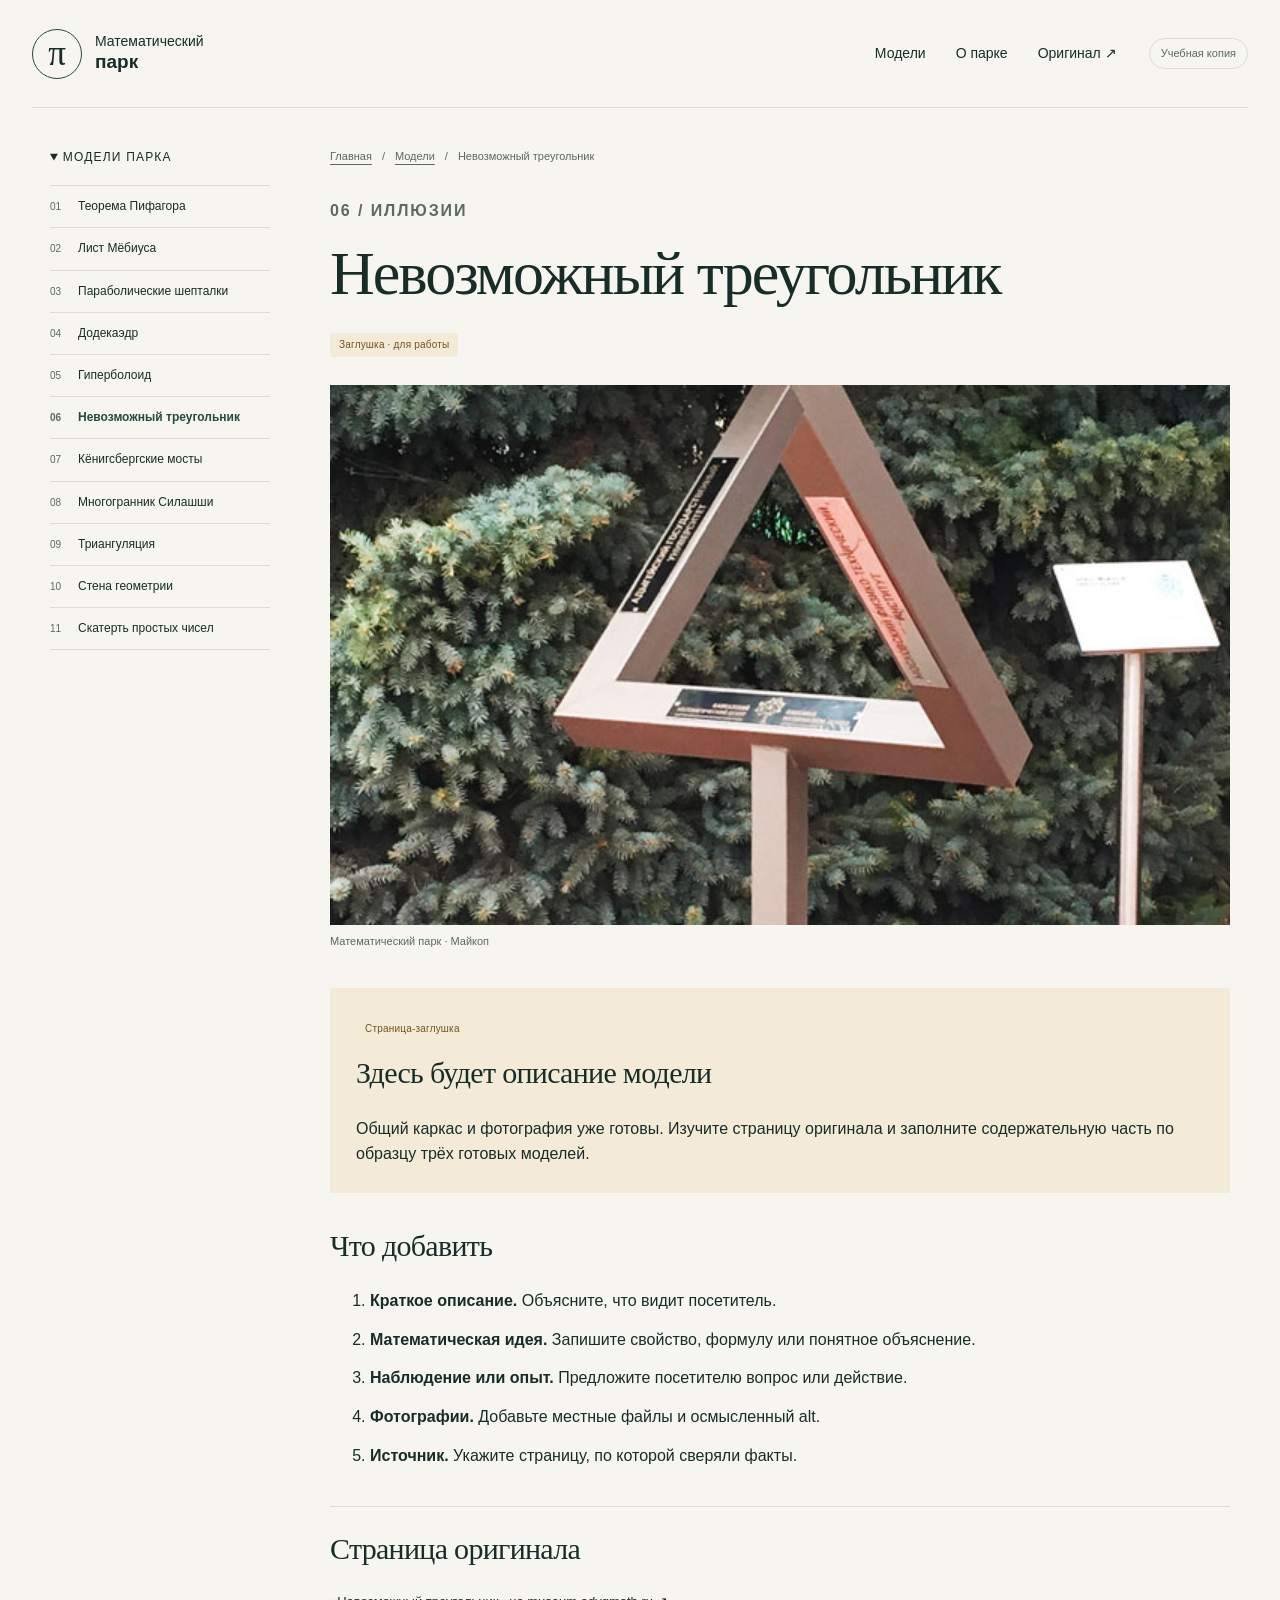
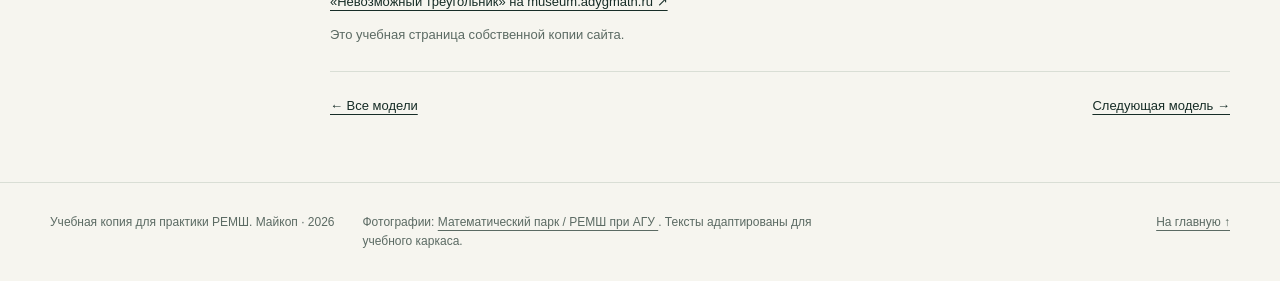
<file: models/penrose-triangle.html>
<!DOCTYPE html>
<!-- Учебная задача: Маша — Невозможный треугольник. Критерии: ../docs/ASSIGNMENTS.md -->
<html lang="ru">
 <head>
  <meta charset="utf-8"/>
  <meta content="width=device-width, initial-scale=1" name="viewport"/>
  <meta content="Учебная копия сайта Математического парка: каталог моделей и страницы экспонатов." name="description"/>
  <title>
   Невозможный треугольник — Математический парк
  </title>
  <link href="../assets/css/styles.css" rel="stylesheet"/>
  <script defer="" src="../assets/js/main.js">
  </script>
 </head>
 <body>
  <a class="skip-link" href="#main">
   Перейти к содержанию
  </a>
  <header class="site-header">
   <a class="brand" href="../index.html">
    <span aria-hidden="true" class="brand-symbol">
     π
    </span>
    <span>
     Математический
     <br/>
     <strong>
      парк
     </strong>
    </span>
   </a>
   <nav aria-label="Основное меню" class="top-nav">
    <a href="../index.html#models">
     Модели
    </a>
    <a href="../about.html">
     О парке
    </a>
    <a href="https://museum.adygmath.ru/ru/" rel="noopener" target="_blank">
     Оригинал ↗
    </a>
   </nav>
   <span class="study-label">
    Учебная копия
   </span>
  </header>
  <main class="section-wrap model-layout" id="main">
   <aside>
    <details class="model-navigation" open="">
     <summary>
      Модели парка
     </summary>
     <nav aria-label="Другие модели">
      <a href="pythagorean-theorem.html">
       <span>
        01
       </span>
       Теорема Пифагора
      </a>
      <a href="mobius-strip.html">
       <span>
        02
       </span>
       Лист Мёбиуса
      </a>
      <a href="parabolic-whisperers.html">
       <span>
        03
       </span>
       Параболические шепталки
      </a>
      <a href="regular-dodecahedron.html">
       <span>
        04
       </span>
       Додекаэдр
      </a>
      <a href="hyperboloid.html">
       <span>
        05
       </span>
       Гиперболоид
      </a>
      <a aria-current="page" href="penrose-triangle.html">
       <span>
        06
       </span>
       Невозможный треугольник
      </a>
      <a href="seven-bridges-konigsberg-problem.html">
       <span>
        07
       </span>
       Кёнигсбергские мосты
      </a>
      <a href="szilassi-polyhedron.html">
       <span>
        08
       </span>
       Многогранник Силашши
      </a>
      <a href="triangulation.html">
       <span>
        09
       </span>
       Триангуляция
      </a>
      <a href="geometry-wall.html">
       <span>
        10
       </span>
       Стена геометрии
      </a>
      <a href="prime-numbers-sheet.html">
       <span>
        11
       </span>
       Скатерть простых чисел
      </a>
     </nav>
    </details>
   </aside>
   <article class="model-article">
    <nav aria-label="Навигационная цепочка" class="breadcrumbs">
     <a href="../index.html">
      Главная
     </a>
     <span aria-hidden="true">
      /
     </span>
     <a href="../index.html#models">
      Модели
     </a>
     <span aria-hidden="true">
      /
     </span>
     <span>
      Невозможный треугольник
     </span>
    </nav>
    <div class="model-heading">
     <p class="eyebrow">
      06 / Иллюзии
     </p>
     <h1>
      Невозможный треугольник
     </h1>
     <span class="status status-draft">
      Заглушка · для работы
     </span>
    </div>
    <figure class="model-cover">
     <img alt="Экспонат «Невозможный треугольник»" src="../assets/images/thumb-penrose-triangle.jpg"/>
     <figcaption>
      Математический парк · Майкоп
     </figcaption>
    </figure>
    <!-- ЗАДАНИЕ: замените этот блок своим описанием модели. Не меняйте пути меню. -->
    <section class="placeholder-notice">
     <span class="status status-draft">
      Страница-заглушка
     </span>
     <h2>
      Здесь будет описание модели
     </h2>
     <p>
      Общий каркас и фотография уже готовы. Изучите страницу оригинала и заполните содержательную часть по образцу трёх готовых моделей.
     </p>
    </section>
    <section class="content-section">
     <h2>
      Что добавить
     </h2>
     <ol class="todo-list">
      <li>
       <strong>
        Краткое описание.
       </strong>
       Объясните, что видит посетитель.
      </li>
      <li>
       <strong>
        Математическая идея.
       </strong>
       Запишите свойство, формулу или понятное объяснение.
      </li>
      <li>
       <strong>
        Наблюдение или опыт.
       </strong>
       Предложите посетителю вопрос или действие.
      </li>
      <li>
       <strong>
        Фотографии.
       </strong>
       Добавьте местные файлы и осмысленный alt.
      </li>
      <li>
       <strong>
        Источник.
       </strong>
       Укажите страницу, по которой сверяли факты.
      </li>
     </ol>
    </section>
    <!-- Добавьте свои <section> здесь. После заполнения обновите отметку на главной. -->
    <section class="source-block">
     <h2>
      Страница оригинала
     </h2>
     <p>
      <a href="https://museum.adygmath.ru/ru/models/penrose-triangle/" rel="noopener" target="_blank">
       «Невозможный треугольник» на museum.adygmath.ru ↗
      </a>
     </p>
     <p>
      Это учебная страница собственной копии сайта.
     </p>
    </section>
    <nav aria-label="Следующая модель" class="page-turner">
     <a href="../index.html#models">
      ← Все модели
     </a>
     <a href="seven-bridges-konigsberg-problem.html">
      Следующая модель →
     </a>
    </nav>
   </article>
  </main>
  <dialog aria-labelledby="photo-title" class="photo-dialog" id="photo-dialog">
   <div class="dialog-top">
    <p id="photo-title">
     Фотография модели
    </p>
    <button class="button button-small" id="close-photo" type="button">
     Закрыть
    </button>
   </div>
   <img alt="Увеличенная фотография модели" id="large-photo" src="../assets/images/thumb-penrose-triangle.jpg"/>
  </dialog>
  <footer class="site-footer">
   <p>
    Учебная копия для практики РЕМШ. Майкоп · 2026
   </p>
   <p>
    Фотографии:
    <a href="https://museum.adygmath.ru/ru/" rel="noopener" target="_blank">
     Математический парк / РЕМШ при АГУ
    </a>
    . Тексты адаптированы для учебного каркаса.
   </p>
   <a href="../index.html">
    На главную ↑
   </a>
  </footer>
 </body>
</html>
</file>
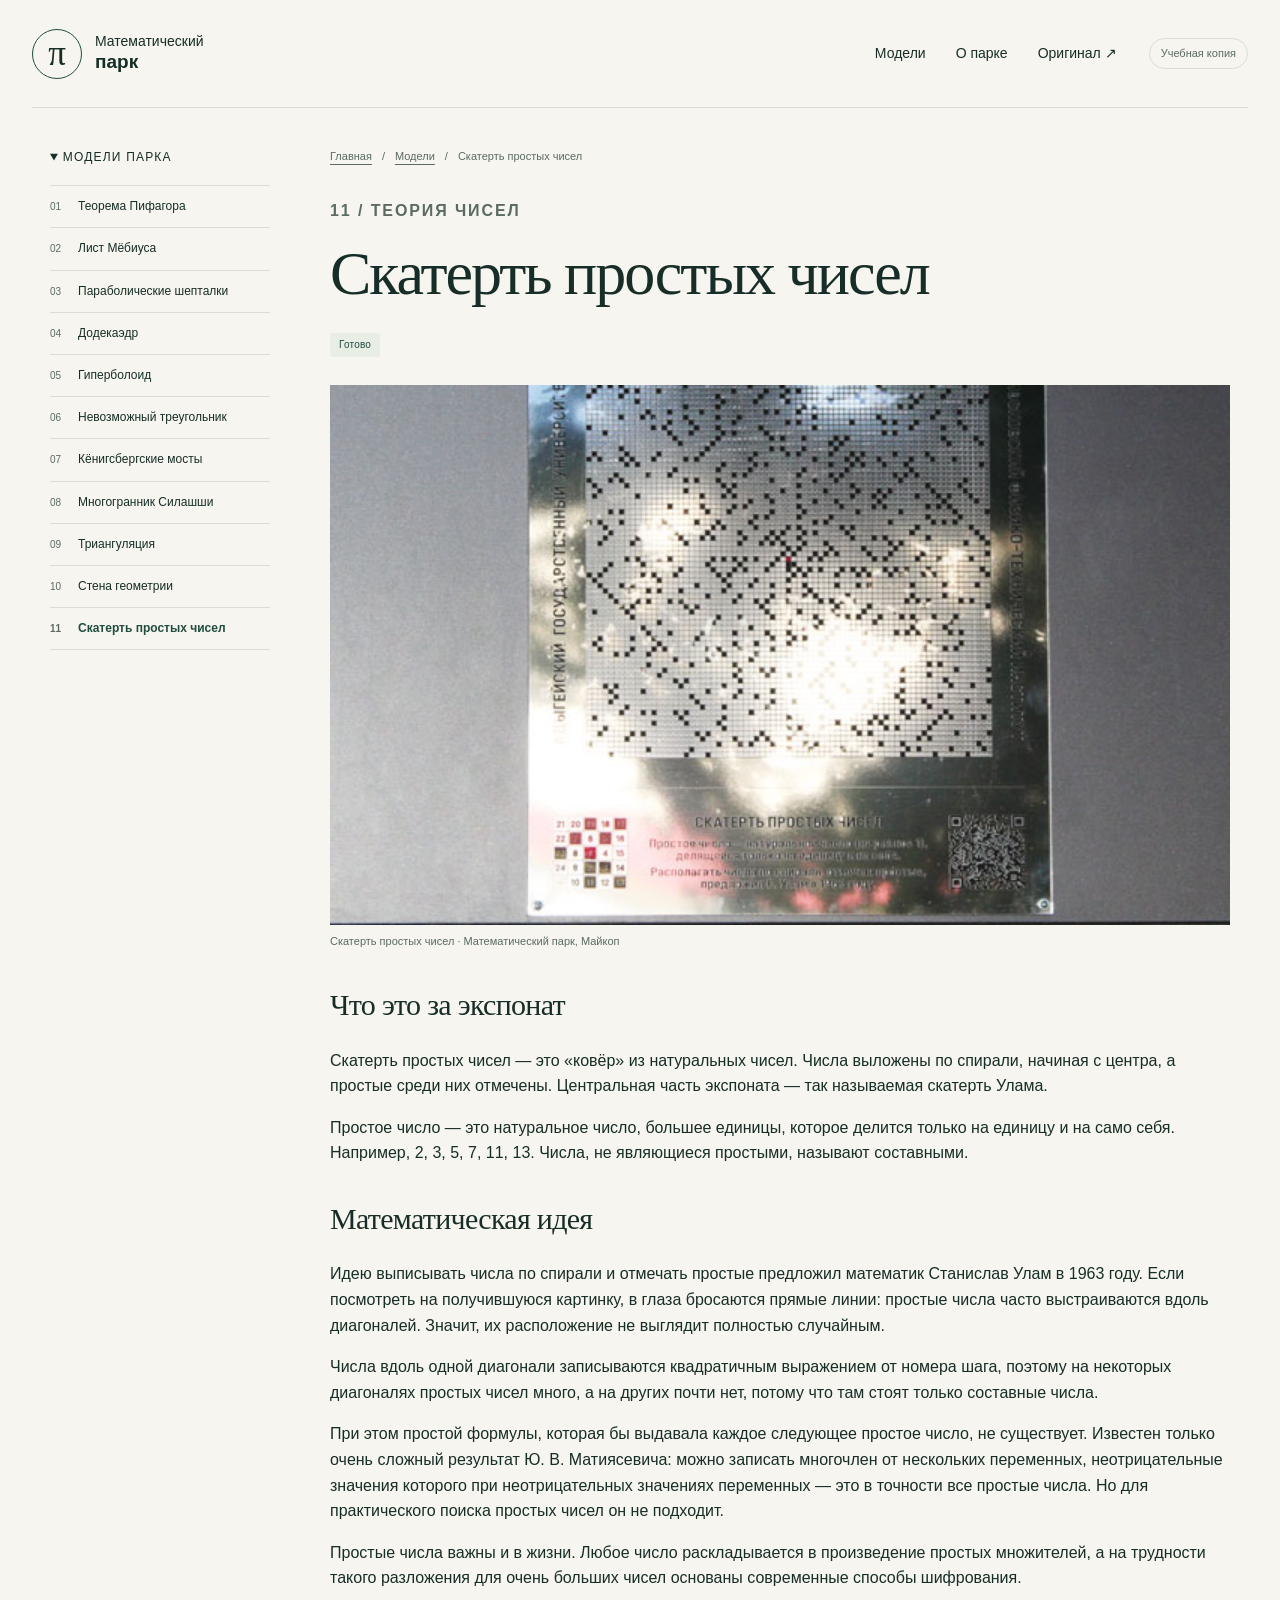
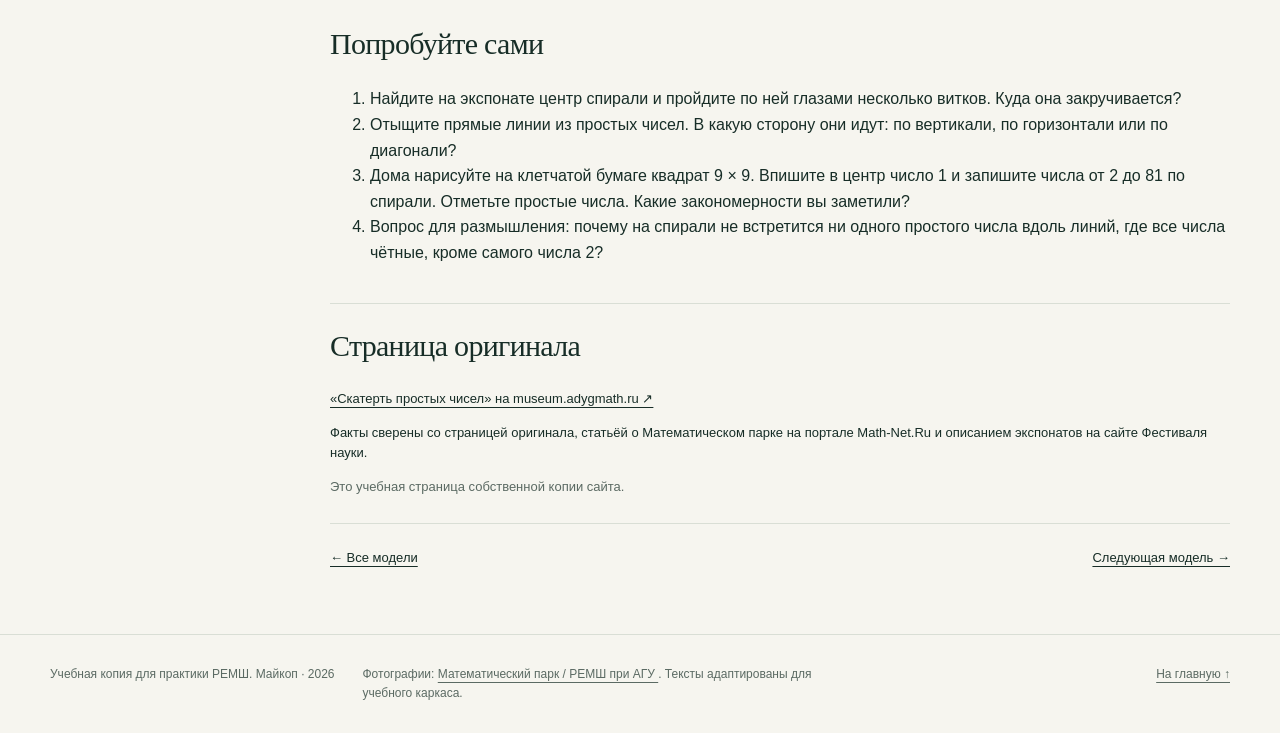
<file: models/prime-numbers-sheet.html>
<!DOCTYPE html>
<!-- Учебная задача: Рустам — Скатерть простых чисел. Критерии: ../docs/ASSIGNMENTS.md -->
<html lang="ru">
 <head>
  <meta charset="utf-8"/>
  <meta content="width=device-width, initial-scale=1" name="viewport"/>
  <meta content="Учебная копия сайта Математического парка: каталог моделей и страницы экспонатов." name="description"/>
  <title>
   Скатерть простых чисел — Математический парк
  </title>
  <link href="../assets/css/styles.css" rel="stylesheet"/>
  <script defer="" src="../assets/js/main.js">
  </script>
 </head>
 <body>
  <a class="skip-link" href="#main">
   Перейти к содержанию
  </a>
  <header class="site-header">
   <a class="brand" href="../index.html">
    <span aria-hidden="true" class="brand-symbol">
     π
    </span>
    <span>
     Математический
     <br/>
     <strong>
      парк
     </strong>
    </span>
   </a>
   <nav aria-label="Основное меню" class="top-nav">
    <a href="../index.html#models">
     Модели
    </a>
    <a href="../about.html">
     О парке
    </a>
    <a href="https://museum.adygmath.ru/ru/" rel="noopener" target="_blank">
     Оригинал ↗
    </a>
   </nav>
   <span class="study-label">
    Учебная копия
   </span>
  </header>
  <main class="section-wrap model-layout" id="main">
   <aside>
    <details class="model-navigation" open="">
     <summary>
      Модели парка
     </summary>
     <nav aria-label="Другие модели">
      <a href="pythagorean-theorem.html">
       <span>
        01
       </span>
       Теорема Пифагора
      </a>
      <a href="mobius-strip.html">
       <span>
        02
       </span>
       Лист Мёбиуса
      </a>
      <a href="parabolic-whisperers.html">
       <span>
        03
       </span>
       Параболические шепталки
      </a>
      <a href="regular-dodecahedron.html">
       <span>
        04
       </span>
       Додекаэдр
      </a>
      <a href="hyperboloid.html">
       <span>
        05
       </span>
       Гиперболоид
      </a>
      <a href="penrose-triangle.html">
       <span>
        06
       </span>
       Невозможный треугольник
      </a>
      <a href="seven-bridges-konigsberg-problem.html">
       <span>
        07
       </span>
       Кёнигсбергские мосты
      </a>
      <a href="szilassi-polyhedron.html">
       <span>
        08
       </span>
       Многогранник Силашши
      </a>
      <a href="triangulation.html">
       <span>
        09
       </span>
       Триангуляция
      </a>
      <a href="geometry-wall.html">
       <span>
        10
       </span>
       Стена геометрии
      </a>
      <a aria-current="page" href="prime-numbers-sheet.html">
       <span>
        11
       </span>
       Скатерть простых чисел
      </a>
     </nav>
    </details>
   </aside>
   <article class="model-article">
    <nav aria-label="Навигационная цепочка" class="breadcrumbs">
     <a href="../index.html">
      Главная
     </a>
     <span aria-hidden="true">
      /
     </span>
     <a href="../index.html#models">
      Модели
     </a>
     <span aria-hidden="true">
      /
     </span>
     <span>
      Скатерть простых чисел
     </span>
    </nav>
    <div class="model-heading">
     <p class="eyebrow">
      11 / Теория чисел
     </p>
     <h1>
      Скатерть простых чисел
     </h1>
     <span class="status status-ready">
      Готово
     </span>
    </div>
    <figure class="model-cover">
     <img alt="Скатерть простых чисел в Математическом парке Майкопа: натуральные числа, выложенные по спирали, с выделенными простыми числами" src="../assets/images/thumb-prime-numbers-sheet.jpg"/>
     <figcaption>
      Скатерть простых чисел · Математический парк, Майкоп
     </figcaption>
    </figure>
    <section class="content-section">
     <h2>
      Что это за экспонат
     </h2>
     <p>
      Скатерть простых чисел — это «ковёр» из натуральных чисел. Числа выложены по спирали, начиная с центра, а простые среди них отмечены. Центральная часть экспоната — так называемая скатерть Улама.
     </p>
     <p>
      Простое число — это натуральное число, большее единицы, которое делится только на единицу и на само себя. Например, 2, 3, 5, 7, 11, 13. Числа, не являющиеся простыми, называют составными.
     </p>
    </section>
    <section class="content-section">
     <h2>
      Математическая идея
     </h2>
     <p>
      Идею выписывать числа по спирали и отмечать простые предложил математик Станислав Улам в 1963 году. Если посмотреть на получившуюся картинку, в глаза бросаются прямые линии: простые числа часто выстраиваются вдоль диагоналей. Значит, их расположение не выглядит полностью случайным.
     </p>
     <p>
      Числа вдоль одной диагонали записываются квадратичным выражением от номера шага, поэтому на некоторых диагоналях простых чисел много, а на других почти нет, потому что там стоят только составные числа.
     </p>
     <p>
      При этом простой формулы, которая бы выдавала каждое следующее простое число, не существует. Известен только очень сложный результат Ю. В. Матиясевича: можно записать многочлен от нескольких переменных, неотрицательные значения которого при неотрицательных значениях переменных — это в точности все простые числа. Но для практического поиска простых чисел он не подходит.
     </p>
     <p>
      Простые числа важны и в жизни. Любое число раскладывается в произведение простых множителей, а на трудности такого разложения для очень больших чисел основаны современные способы шифрования.
     </p>
    </section>
    <section class="content-section">
     <h2>
      Попробуйте сами
     </h2>
     <ol>
      <li>
       Найдите на экспонате центр спирали и пройдите по ней глазами несколько витков. Куда она закручивается?
      </li>
      <li>
       Отыщите прямые линии из простых чисел. В какую сторону они идут: по вертикали, по горизонтали или по диагонали?
      </li>
      <li>
       Дома нарисуйте на клетчатой бумаге квадрат 9 × 9. Впишите в центр число 1 и запишите числа от 2 до 81 по спирали. Отметьте простые числа. Какие закономерности вы заметили?
      </li>
      <li>
       Вопрос для размышления: почему на спирали не встретится ни одного простого числа вдоль линий, где все числа чётные, кроме самого числа 2?
      </li>
     </ol>
    </section>
    <section class="source-block">
     <h2>
      Страница оригинала
     </h2>
     <p>
      <a href="https://museum.adygmath.ru/ru/models/prime-numbers-sheet/" rel="noopener" target="_blank">
       «Скатерть простых чисел» на museum.adygmath.ru ↗
      </a>
     </p>
     <p>
      Факты сверены со страницей оригинала, статьёй о Математическом парке на портале Math-Net.Ru и описанием экспонатов на сайте Фестиваля науки.
     </p>
     <p>
      Это учебная страница собственной копии сайта.
     </p>
    </section>
    <nav aria-label="Следующая модель" class="page-turner">
     <a href="../index.html#models">
      ← Все модели
     </a>
     <a href="pythagorean-theorem.html">
      Следующая модель →
     </a>
    </nav>
   </article>
  </main>
  <dialog aria-labelledby="photo-title" class="photo-dialog" id="photo-dialog">
   <div class="dialog-top">
    <p id="photo-title">
     Фотография модели
    </p>
    <button class="button button-small" id="close-photo" type="button">
     Закрыть
    </button>
   </div>
   <img alt="Увеличенная фотография модели" id="large-photo" src="../assets/images/thumb-prime-numbers-sheet.jpg"/>
  </dialog>
  <footer class="site-footer">
   <p>
    Учебная копия для практики РЕМШ. Майкоп · 2026
   </p>
   <p>
    Фотографии:
    <a href="https://museum.adygmath.ru/ru/" rel="noopener" target="_blank">
     Математический парк / РЕМШ при АГУ
    </a>
    . Тексты адаптированы для учебного каркаса.
   </p>
   <a href="../index.html">
    На главную ↑
   </a>
  </footer>
 </body>
</html>
</file>
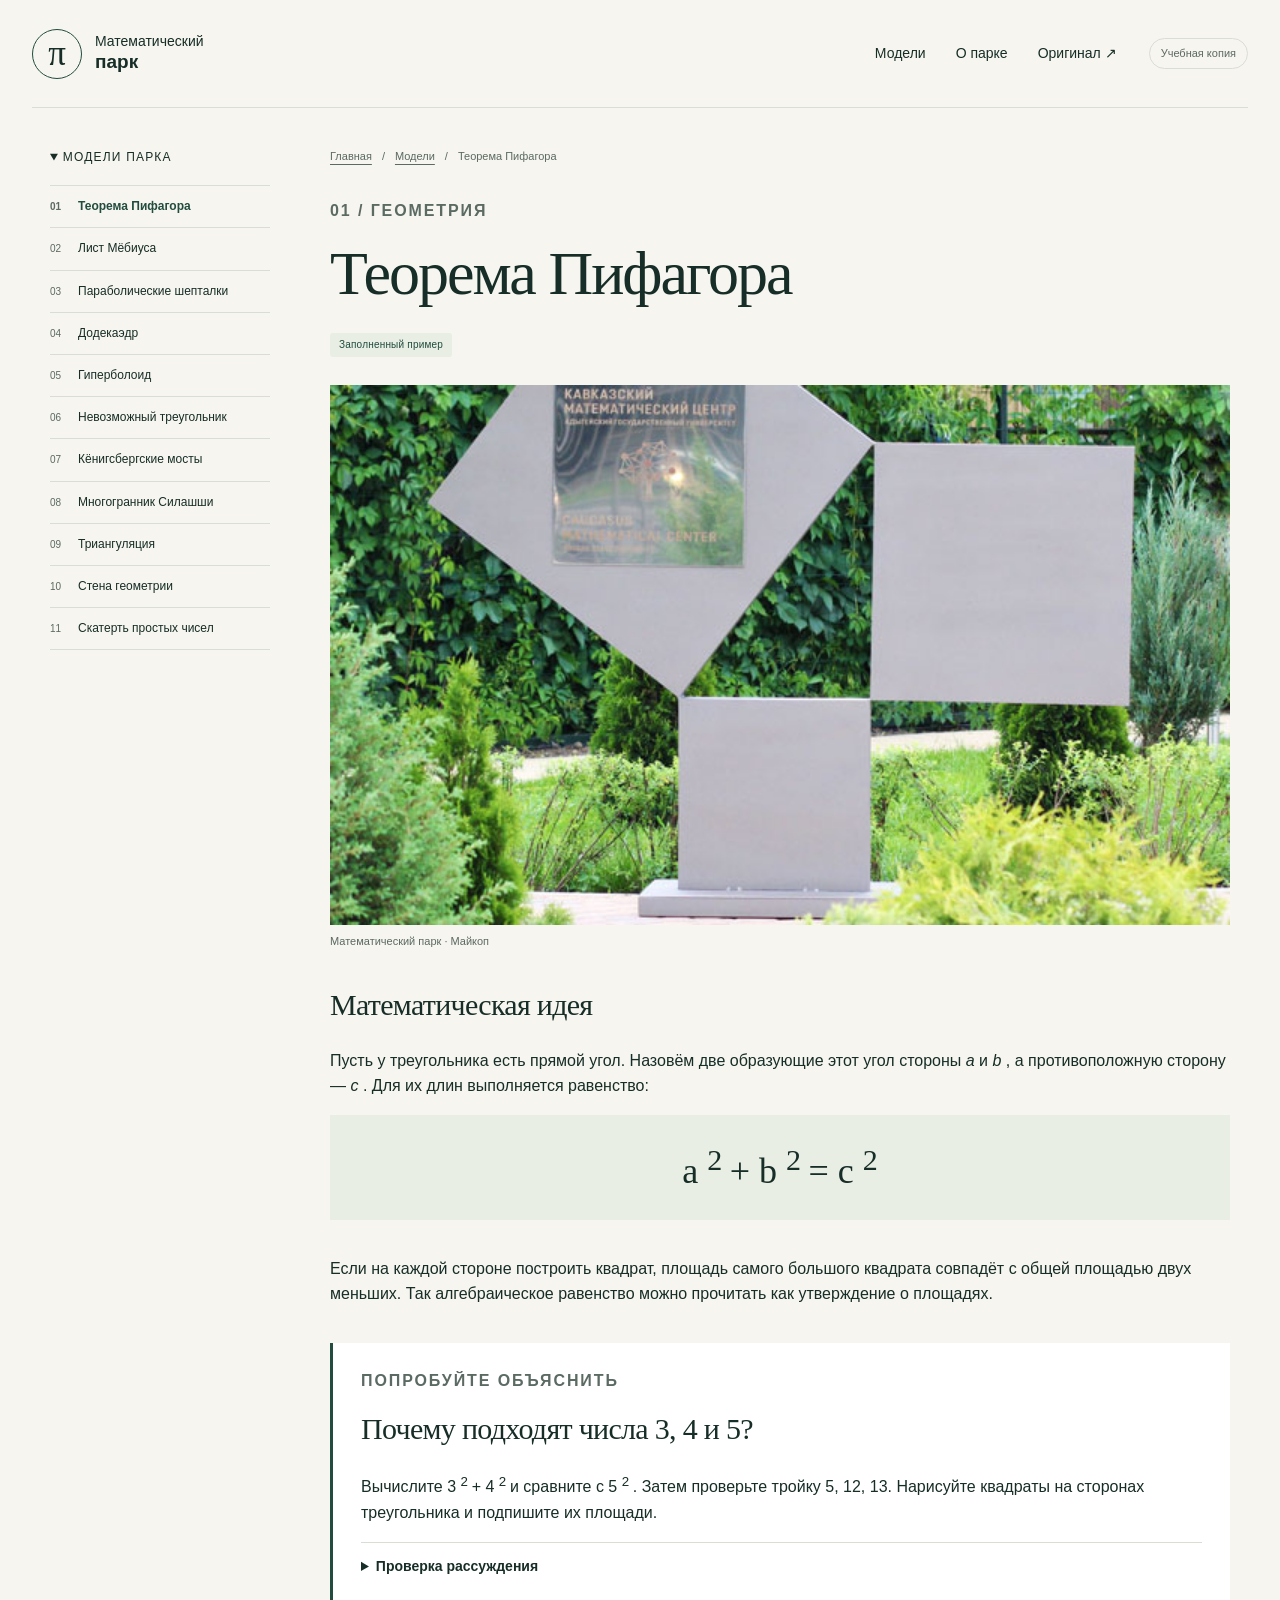
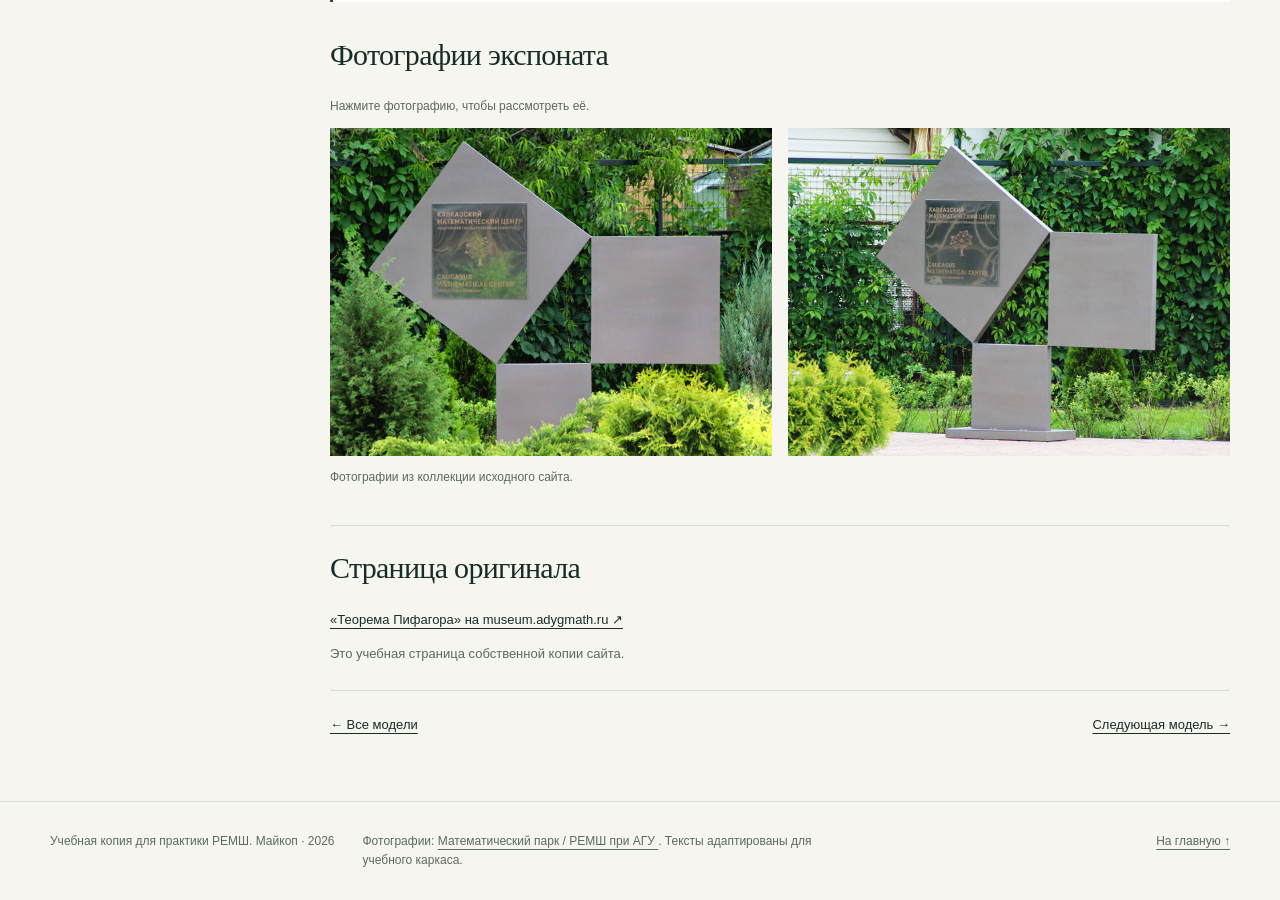
<file: models/pythagorean-theorem.html>
<!DOCTYPE html>
<html lang="ru">
 <head>
  <meta charset="utf-8"/>
  <meta content="width=device-width, initial-scale=1" name="viewport"/>
  <meta content="Учебная копия сайта Математического парка: каталог моделей и страницы экспонатов." name="description"/>
  <title>
   Теорема Пифагора — Математический парк
  </title>
  <link href="../assets/css/styles.css" rel="stylesheet"/>
  <script defer="" src="../assets/js/main.js">
  </script>
 </head>
 <body>
  <a class="skip-link" href="#main">
   Перейти к содержанию
  </a>
  <header class="site-header">
   <a class="brand" href="../index.html">
    <span aria-hidden="true" class="brand-symbol">
     π
    </span>
    <span>
     Математический
     <br/>
     <strong>
      парк
     </strong>
    </span>
   </a>
   <nav aria-label="Основное меню" class="top-nav">
    <a href="../index.html#models">
     Модели
    </a>
    <a href="../about.html">
     О парке
    </a>
    <a href="https://museum.adygmath.ru/ru/" rel="noopener" target="_blank">
     Оригинал ↗
    </a>
   </nav>
   <span class="study-label">
    Учебная копия
   </span>
  </header>
  <main class="section-wrap model-layout" id="main">
   <aside>
    <details class="model-navigation" open="">
     <summary>
      Модели парка
     </summary>
     <nav aria-label="Другие модели">
      <a aria-current="page" href="pythagorean-theorem.html">
       <span>
        01
       </span>
       Теорема Пифагора
      </a>
      <a href="mobius-strip.html">
       <span>
        02
       </span>
       Лист Мёбиуса
      </a>
      <a href="parabolic-whisperers.html">
       <span>
        03
       </span>
       Параболические шепталки
      </a>
      <a href="regular-dodecahedron.html">
       <span>
        04
       </span>
       Додекаэдр
      </a>
      <a href="hyperboloid.html">
       <span>
        05
       </span>
       Гиперболоид
      </a>
      <a href="penrose-triangle.html">
       <span>
        06
       </span>
       Невозможный треугольник
      </a>
      <a href="seven-bridges-konigsberg-problem.html">
       <span>
        07
       </span>
       Кёнигсбергские мосты
      </a>
      <a href="szilassi-polyhedron.html">
       <span>
        08
       </span>
       Многогранник Силашши
      </a>
      <a href="triangulation.html">
       <span>
        09
       </span>
       Триангуляция
      </a>
      <a href="geometry-wall.html">
       <span>
        10
       </span>
       Стена геометрии
      </a>
      <a href="prime-numbers-sheet.html">
       <span>
        11
       </span>
       Скатерть простых чисел
      </a>
     </nav>
    </details>
   </aside>
   <article class="model-article">
    <nav aria-label="Навигационная цепочка" class="breadcrumbs">
     <a href="../index.html">
      Главная
     </a>
     <span aria-hidden="true">
      /
     </span>
     <a href="../index.html#models">
      Модели
     </a>
     <span aria-hidden="true">
      /
     </span>
     <span>
      Теорема Пифагора
     </span>
    </nav>
    <div class="model-heading">
     <p class="eyebrow">
      01 / Геометрия
     </p>
     <h1>
      Теорема Пифагора
     </h1>
     <span class="status status-ready">
      Заполненный пример
     </span>
    </div>
    <figure class="model-cover">
     <img alt="Экспонат «Теорема Пифагора»" src="../assets/images/thumb-pythagorean-theorem.jpg"/>
     <figcaption>
      Математический парк · Майкоп
     </figcaption>
    </figure>
    <section class="content-section">
     <h2>
      Математическая идея
     </h2>
     <p>
      Пусть у треугольника есть прямой угол. Назовём две образующие этот угол стороны
      <em>
       a
      </em>
      и
      <em>
       b
      </em>
      , а противоположную сторону —
      <em>
       c
      </em>
      . Для их длин выполняется равенство:
     </p>
     <p aria-label="а в квадрате плюс бэ в квадрате равно цэ в квадрате" class="formula">
      a
      <sup>
       2
      </sup>
      + b
      <sup>
       2
      </sup>
      = c
      <sup>
       2
      </sup>
     </p>
     <p>
      Если на каждой стороне построить квадрат, площадь самого большого квадрата совпадёт с общей площадью двух меньших. Так алгебраическое равенство можно прочитать как утверждение о площадях.
     </p>
    </section>
    <section class="experiment">
     <p class="eyebrow">
      Попробуйте объяснить
     </p>
     <h2>
      Почему подходят числа 3, 4 и 5?
     </h2>
     <p>
      Вычислите 3
      <sup>
       2
      </sup>
      + 4
      <sup>
       2
      </sup>
      и сравните с 5
      <sup>
       2
      </sup>
      . Затем проверьте тройку 5, 12, 13. Нарисуйте квадраты на сторонах треугольника и подпишите их площади.
     </p>
     <details>
      <summary>
       Проверка рассуждения
      </summary>
      <p>
       9 + 16 = 25; 25 + 144 = 169. В обоих случаях сумма квадратов двух чисел равна квадрату третьего.
      </p>
     </details>
    </section>
    <section class="content-section">
     <h2>
      Фотографии экспоната
     </h2>
     <p class="gallery-help">
      Нажмите фотографию, чтобы рассмотреть её.
     </p>
     <div class="gallery">
      <a class="photo-link" data-caption="Теорема Пифагора — фотография 1" data-photo="" href="../assets/images/model-pythagorean-theorem-1-thumb.jpg">
       <img alt="Модель «Теорема Пифагора», ракурс 1" loading="lazy" src="../assets/images/model-pythagorean-theorem-1-thumb.jpg"/>
      </a>
      <a class="photo-link" data-caption="Теорема Пифагора — фотография 2" data-photo="" href="../assets/images/model-pythagorean-theorem-2-thumb.jpg">
       <img alt="Модель «Теорема Пифагора», ракурс 2" loading="lazy" src="../assets/images/model-pythagorean-theorem-2-thumb.jpg"/>
      </a>
     </div>
     <p class="photo-credit">
      Фотографии из коллекции исходного сайта.
     </p>
    </section>
    <section class="source-block">
     <h2>
      Страница оригинала
     </h2>
     <p>
      <a href="https://museum.adygmath.ru/ru/models/pythagorean-theorem/" rel="noopener" target="_blank">
       «Теорема Пифагора» на museum.adygmath.ru ↗
      </a>
     </p>
     <p>
      Это учебная страница собственной копии сайта.
     </p>
    </section>
    <nav aria-label="Следующая модель" class="page-turner">
     <a href="../index.html#models">
      ← Все модели
     </a>
     <a href="mobius-strip.html">
      Следующая модель →
     </a>
    </nav>
   </article>
  </main>
  <dialog aria-labelledby="photo-title" class="photo-dialog" id="photo-dialog">
   <div class="dialog-top">
    <p id="photo-title">
     Фотография модели
    </p>
    <button class="button button-small" id="close-photo" type="button">
     Закрыть
    </button>
   </div>
   <img alt="Увеличенная фотография модели" id="large-photo" src="../assets/images/thumb-pythagorean-theorem.jpg"/>
  </dialog>
  <footer class="site-footer">
   <p>
    Учебная копия для практики РЕМШ. Майкоп · 2026
   </p>
   <p>
    Фотографии:
    <a href="https://museum.adygmath.ru/ru/" rel="noopener" target="_blank">
     Математический парк / РЕМШ при АГУ
    </a>
    . Тексты адаптированы для учебного каркаса.
   </p>
   <a href="../index.html">
    На главную ↑
   </a>
  </footer>
 </body>
</html>
</file>
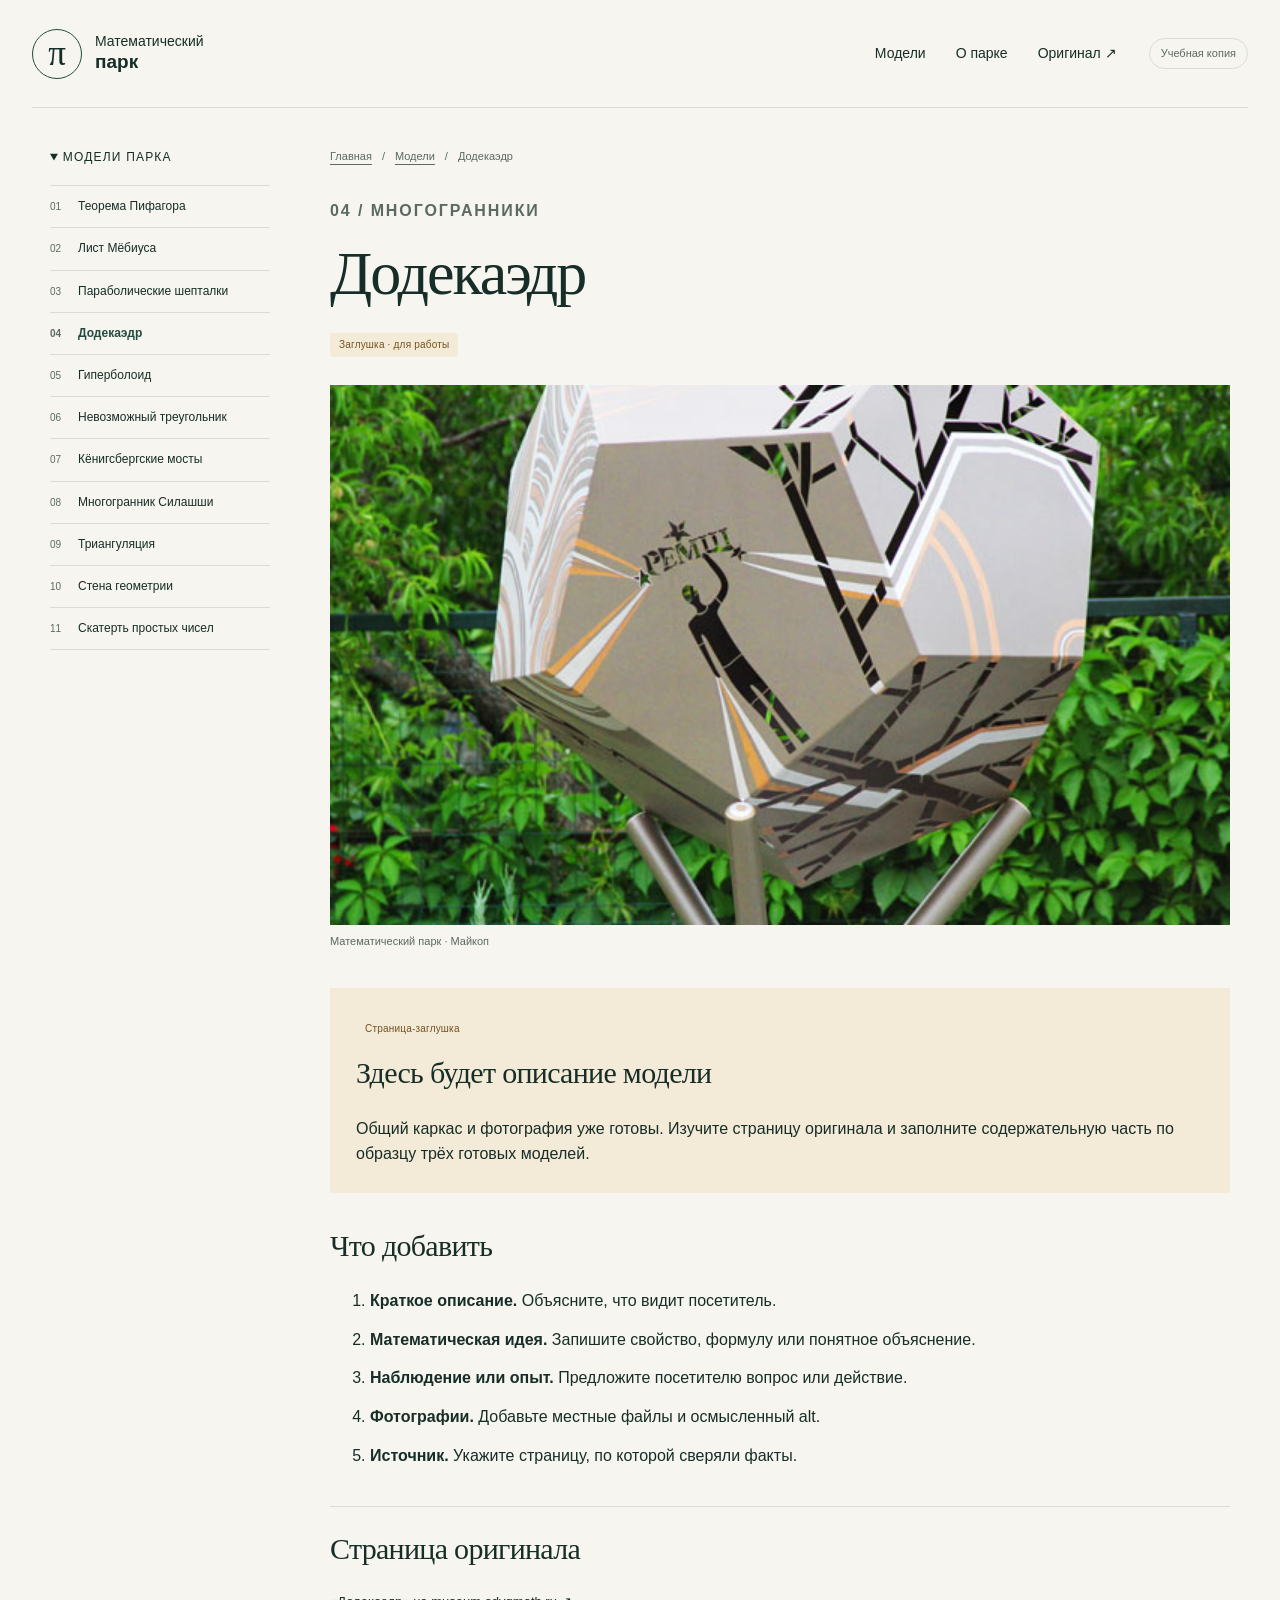
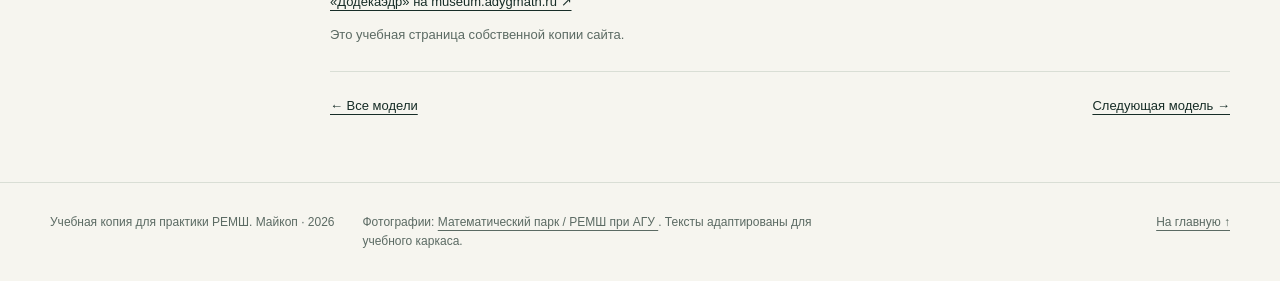
<file: models/regular-dodecahedron.html>
<!DOCTYPE html>
<!-- Учебная задача: Варвара — Додекаэдр. Критерии: ../docs/ASSIGNMENTS.md -->
<html lang="ru">
 <head>
  <meta charset="utf-8"/>
  <meta content="width=device-width, initial-scale=1" name="viewport"/>
  <meta content="Учебная копия сайта Математического парка: каталог моделей и страницы экспонатов." name="description"/>
  <title>
   Додекаэдр — Математический парк
  </title>
  <link href="../assets/css/styles.css" rel="stylesheet"/>
  <script defer="" src="../assets/js/main.js">
  </script>
 </head>
 <body>
  <a class="skip-link" href="#main">
   Перейти к содержанию
  </a>
  <header class="site-header">
   <a class="brand" href="../index.html">
    <span aria-hidden="true" class="brand-symbol">
     π
    </span>
    <span>
     Математический
     <br/>
     <strong>
      парк
     </strong>
    </span>
   </a>
   <nav aria-label="Основное меню" class="top-nav">
    <a href="../index.html#models">
     Модели
    </a>
    <a href="../about.html">
     О парке
    </a>
    <a href="https://museum.adygmath.ru/ru/" rel="noopener" target="_blank">
     Оригинал ↗
    </a>
   </nav>
   <span class="study-label">
    Учебная копия
   </span>
  </header>
  <main class="section-wrap model-layout" id="main">
   <aside>
    <details class="model-navigation" open="">
     <summary>
      Модели парка
     </summary>
     <nav aria-label="Другие модели">
      <a href="pythagorean-theorem.html">
       <span>
        01
       </span>
       Теорема Пифагора
      </a>
      <a href="mobius-strip.html">
       <span>
        02
       </span>
       Лист Мёбиуса
      </a>
      <a href="parabolic-whisperers.html">
       <span>
        03
       </span>
       Параболические шепталки
      </a>
      <a aria-current="page" href="regular-dodecahedron.html">
       <span>
        04
       </span>
       Додекаэдр
      </a>
      <a href="hyperboloid.html">
       <span>
        05
       </span>
       Гиперболоид
      </a>
      <a href="penrose-triangle.html">
       <span>
        06
       </span>
       Невозможный треугольник
      </a>
      <a href="seven-bridges-konigsberg-problem.html">
       <span>
        07
       </span>
       Кёнигсбергские мосты
      </a>
      <a href="szilassi-polyhedron.html">
       <span>
        08
       </span>
       Многогранник Силашши
      </a>
      <a href="triangulation.html">
       <span>
        09
       </span>
       Триангуляция
      </a>
      <a href="geometry-wall.html">
       <span>
        10
       </span>
       Стена геометрии
      </a>
      <a href="prime-numbers-sheet.html">
       <span>
        11
       </span>
       Скатерть простых чисел
      </a>
     </nav>
    </details>
   </aside>
   <article class="model-article">
    <nav aria-label="Навигационная цепочка" class="breadcrumbs">
     <a href="../index.html">
      Главная
     </a>
     <span aria-hidden="true">
      /
     </span>
     <a href="../index.html#models">
      Модели
     </a>
     <span aria-hidden="true">
      /
     </span>
     <span>
      Додекаэдр
     </span>
    </nav>
    <div class="model-heading">
     <p class="eyebrow">
      04 / Многогранники
     </p>
     <h1>
      Додекаэдр
     </h1>
     <span class="status status-draft">
      Заглушка · для работы
     </span>
    </div>
    <figure class="model-cover">
     <img alt="Экспонат «Додекаэдр»" src="../assets/images/thumb-regular-dodecahedron.jpg"/>
     <figcaption>
      Математический парк · Майкоп
     </figcaption>
    </figure>
    <!-- ЗАДАНИЕ: замените этот блок своим описанием модели. Не меняйте пути меню. -->
    <section class="placeholder-notice">
     <span class="status status-draft">
      Страница-заглушка
     </span>
     <h2>
      Здесь будет описание модели
     </h2>
     <p>
      Общий каркас и фотография уже готовы. Изучите страницу оригинала и заполните содержательную часть по образцу трёх готовых моделей.
     </p>
    </section>
    <section class="content-section">
     <h2>
      Что добавить
     </h2>
     <ol class="todo-list">
      <li>
       <strong>
        Краткое описание.
       </strong>
       Объясните, что видит посетитель.
      </li>
      <li>
       <strong>
        Математическая идея.
       </strong>
       Запишите свойство, формулу или понятное объяснение.
      </li>
      <li>
       <strong>
        Наблюдение или опыт.
       </strong>
       Предложите посетителю вопрос или действие.
      </li>
      <li>
       <strong>
        Фотографии.
       </strong>
       Добавьте местные файлы и осмысленный alt.
      </li>
      <li>
       <strong>
        Источник.
       </strong>
       Укажите страницу, по которой сверяли факты.
      </li>
     </ol>
    </section>
    <!-- Добавьте свои <section> здесь. После заполнения обновите отметку на главной. -->
    <section class="source-block">
     <h2>
      Страница оригинала
     </h2>
     <p>
      <a href="https://museum.adygmath.ru/ru/models/regular-dodecahedron/" rel="noopener" target="_blank">
       «Додекаэдр» на museum.adygmath.ru ↗
      </a>
     </p>
     <p>
      Это учебная страница собственной копии сайта.
     </p>
    </section>
    <nav aria-label="Следующая модель" class="page-turner">
     <a href="../index.html#models">
      ← Все модели
     </a>
     <a href="hyperboloid.html">
      Следующая модель →
     </a>
    </nav>
   </article>
  </main>
  <dialog aria-labelledby="photo-title" class="photo-dialog" id="photo-dialog">
   <div class="dialog-top">
    <p id="photo-title">
     Фотография модели
    </p>
    <button class="button button-small" id="close-photo" type="button">
     Закрыть
    </button>
   </div>
   <img alt="Увеличенная фотография модели" id="large-photo" src="../assets/images/thumb-regular-dodecahedron.jpg"/>
  </dialog>
  <footer class="site-footer">
   <p>
    Учебная копия для практики РЕМШ. Майкоп · 2026
   </p>
   <p>
    Фотографии:
    <a href="https://museum.adygmath.ru/ru/" rel="noopener" target="_blank">
     Математический парк / РЕМШ при АГУ
    </a>
    . Тексты адаптированы для учебного каркаса.
   </p>
   <a href="../index.html">
    На главную ↑
   </a>
  </footer>
 </body>
</html>
</file>
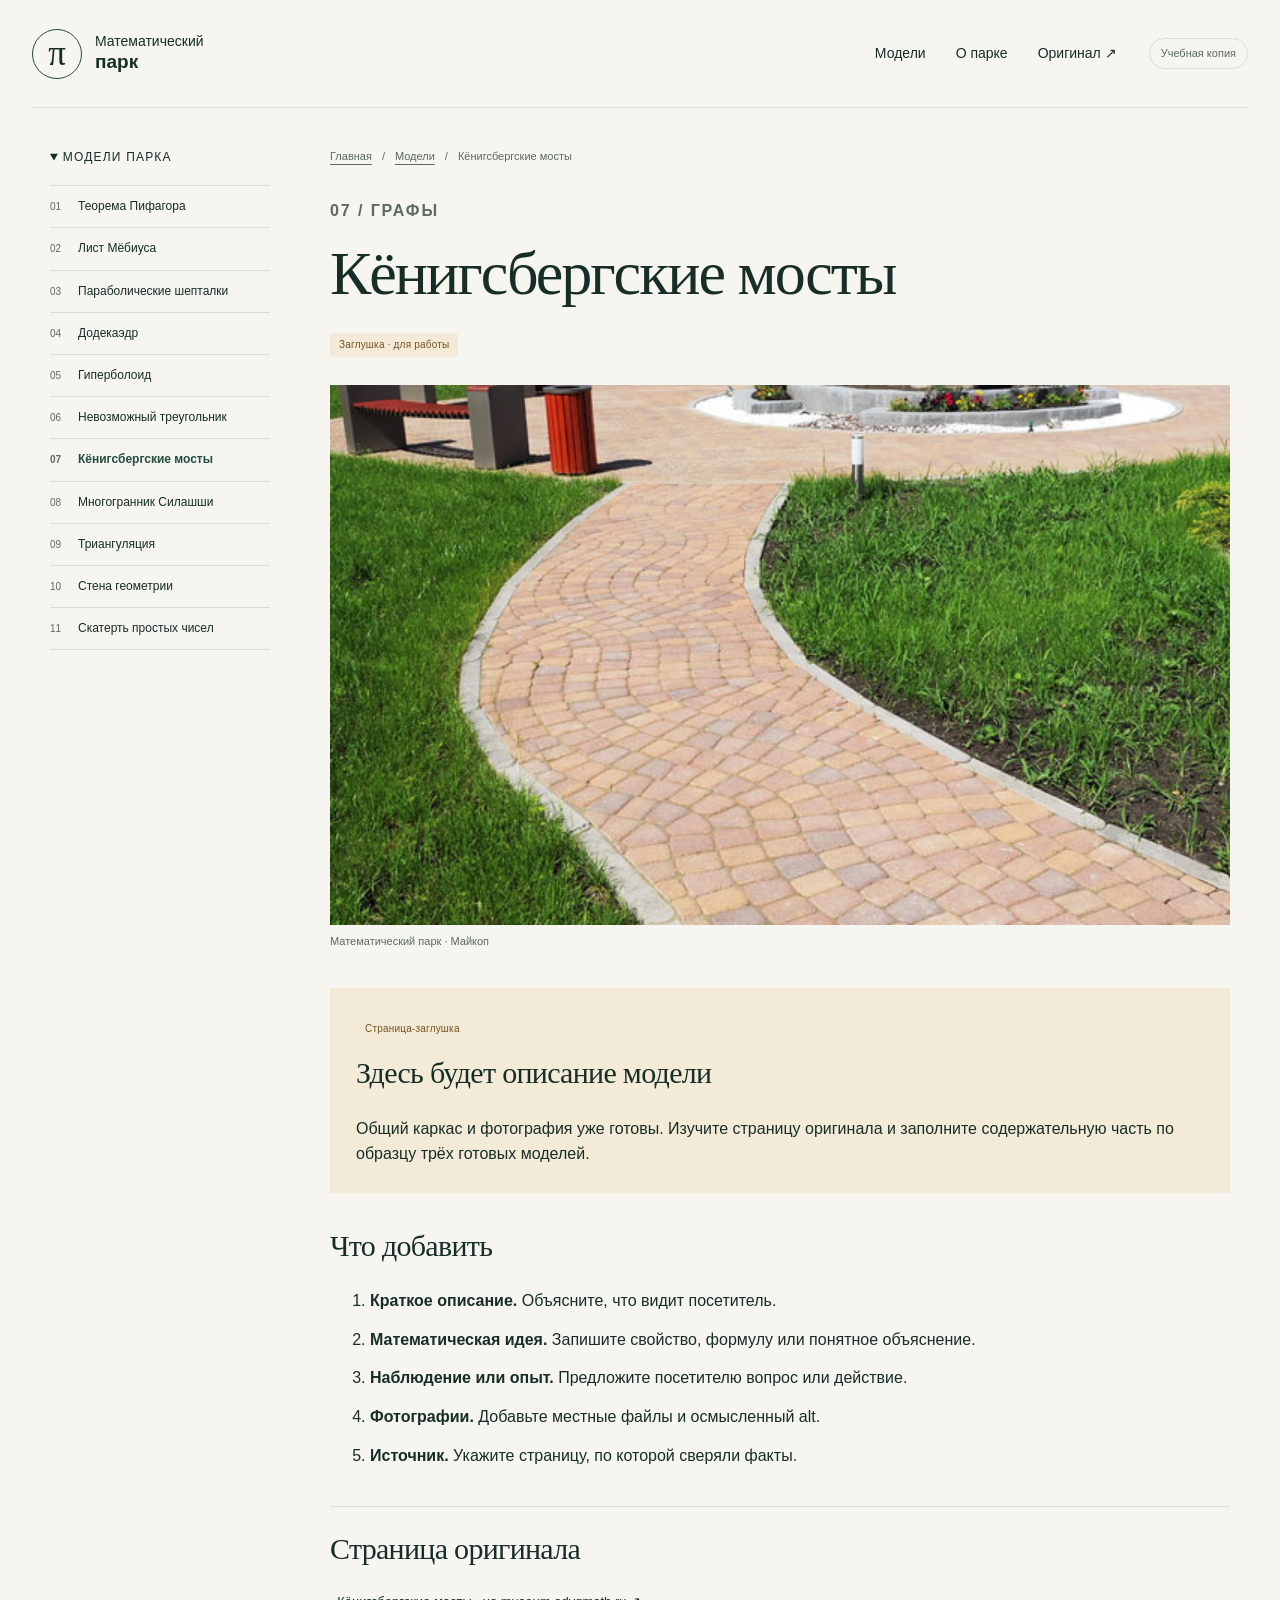
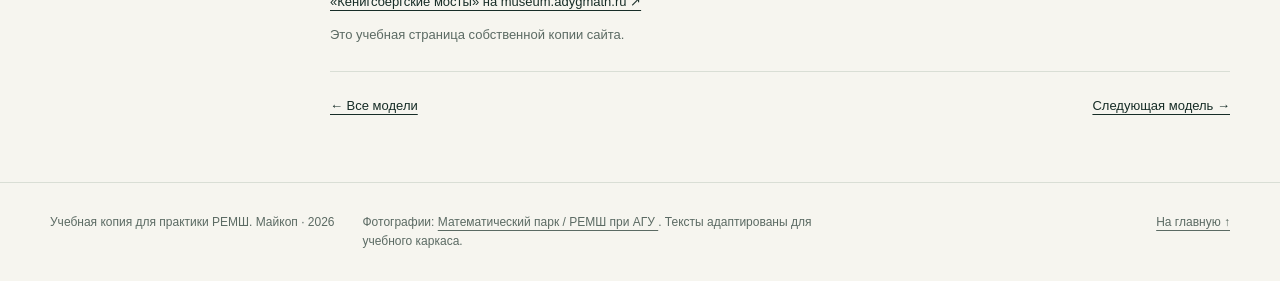
<file: models/seven-bridges-konigsberg-problem.html>
<!DOCTYPE html>
<!-- Учебная задача: София — Кёнигсбергские мосты. Критерии: ../docs/ASSIGNMENTS.md -->
<html lang="ru">
 <head>
  <meta charset="utf-8"/>
  <meta content="width=device-width, initial-scale=1" name="viewport"/>
  <meta content="Учебная копия сайта Математического парка: каталог моделей и страницы экспонатов." name="description"/>
  <title>
   Кёнигсбергские мосты — Математический парк
  </title>
  <link href="../assets/css/styles.css" rel="stylesheet"/>
  <script defer="" src="../assets/js/main.js">
  </script>
 </head>
 <body>
  <a class="skip-link" href="#main">
   Перейти к содержанию
  </a>
  <header class="site-header">
   <a class="brand" href="../index.html">
    <span aria-hidden="true" class="brand-symbol">
     π
    </span>
    <span>
     Математический
     <br/>
     <strong>
      парк
     </strong>
    </span>
   </a>
   <nav aria-label="Основное меню" class="top-nav">
    <a href="../index.html#models">
     Модели
    </a>
    <a href="../about.html">
     О парке
    </a>
    <a href="https://museum.adygmath.ru/ru/" rel="noopener" target="_blank">
     Оригинал ↗
    </a>
   </nav>
   <span class="study-label">
    Учебная копия
   </span>
  </header>
  <main class="section-wrap model-layout" id="main">
   <aside>
    <details class="model-navigation" open="">
     <summary>
      Модели парка
     </summary>
     <nav aria-label="Другие модели">
      <a href="pythagorean-theorem.html">
       <span>
        01
       </span>
       Теорема Пифагора
      </a>
      <a href="mobius-strip.html">
       <span>
        02
       </span>
       Лист Мёбиуса
      </a>
      <a href="parabolic-whisperers.html">
       <span>
        03
       </span>
       Параболические шепталки
      </a>
      <a href="regular-dodecahedron.html">
       <span>
        04
       </span>
       Додекаэдр
      </a>
      <a href="hyperboloid.html">
       <span>
        05
       </span>
       Гиперболоид
      </a>
      <a href="penrose-triangle.html">
       <span>
        06
       </span>
       Невозможный треугольник
      </a>
      <a aria-current="page" href="seven-bridges-konigsberg-problem.html">
       <span>
        07
       </span>
       Кёнигсбергские мосты
      </a>
      <a href="szilassi-polyhedron.html">
       <span>
        08
       </span>
       Многогранник Силашши
      </a>
      <a href="triangulation.html">
       <span>
        09
       </span>
       Триангуляция
      </a>
      <a href="geometry-wall.html">
       <span>
        10
       </span>
       Стена геометрии
      </a>
      <a href="prime-numbers-sheet.html">
       <span>
        11
       </span>
       Скатерть простых чисел
      </a>
     </nav>
    </details>
   </aside>
   <article class="model-article">
    <nav aria-label="Навигационная цепочка" class="breadcrumbs">
     <a href="../index.html">
      Главная
     </a>
     <span aria-hidden="true">
      /
     </span>
     <a href="../index.html#models">
      Модели
     </a>
     <span aria-hidden="true">
      /
     </span>
     <span>
      Кёнигсбергские мосты
     </span>
    </nav>
    <div class="model-heading">
     <p class="eyebrow">
      07 / Графы
     </p>
     <h1>
      Кёнигсбергские мосты
     </h1>
     <span class="status status-draft">
      Заглушка · для работы
     </span>
    </div>
    <figure class="model-cover">
     <img alt="Экспонат «Кёнигсбергские мосты»" src="../assets/images/thumb-seven-bridges-konigsberg-problem.jpg"/>
     <figcaption>
      Математический парк · Майкоп
     </figcaption>
    </figure>
    <!-- ЗАДАНИЕ: замените этот блок своим описанием модели. Не меняйте пути меню. -->
    <section class="placeholder-notice">
     <span class="status status-draft">
      Страница-заглушка
     </span>
     <h2>
      Здесь будет описание модели
     </h2>
     <p>
      Общий каркас и фотография уже готовы. Изучите страницу оригинала и заполните содержательную часть по образцу трёх готовых моделей.
     </p>
    </section>
    <section class="content-section">
     <h2>
      Что добавить
     </h2>
     <ol class="todo-list">
      <li>
       <strong>
        Краткое описание.
       </strong>
       Объясните, что видит посетитель.
      </li>
      <li>
       <strong>
        Математическая идея.
       </strong>
       Запишите свойство, формулу или понятное объяснение.
      </li>
      <li>
       <strong>
        Наблюдение или опыт.
       </strong>
       Предложите посетителю вопрос или действие.
      </li>
      <li>
       <strong>
        Фотографии.
       </strong>
       Добавьте местные файлы и осмысленный alt.
      </li>
      <li>
       <strong>
        Источник.
       </strong>
       Укажите страницу, по которой сверяли факты.
      </li>
     </ol>
    </section>
    <!-- Добавьте свои <section> здесь. После заполнения обновите отметку на главной. -->
    <section class="source-block">
     <h2>
      Страница оригинала
     </h2>
     <p>
      <a href="https://museum.adygmath.ru/ru/models/seven-bridges-konigsberg-problem/" rel="noopener" target="_blank">
       «Кёнигсбергские мосты» на museum.adygmath.ru ↗
      </a>
     </p>
     <p>
      Это учебная страница собственной копии сайта.
     </p>
    </section>
    <nav aria-label="Следующая модель" class="page-turner">
     <a href="../index.html#models">
      ← Все модели
     </a>
     <a href="szilassi-polyhedron.html">
      Следующая модель →
     </a>
    </nav>
   </article>
  </main>
  <dialog aria-labelledby="photo-title" class="photo-dialog" id="photo-dialog">
   <div class="dialog-top">
    <p id="photo-title">
     Фотография модели
    </p>
    <button class="button button-small" id="close-photo" type="button">
     Закрыть
    </button>
   </div>
   <img alt="Увеличенная фотография модели" id="large-photo" src="../assets/images/thumb-seven-bridges-konigsberg-problem.jpg"/>
  </dialog>
  <footer class="site-footer">
   <p>
    Учебная копия для практики РЕМШ. Майкоп · 2026
   </p>
   <p>
    Фотографии:
    <a href="https://museum.adygmath.ru/ru/" rel="noopener" target="_blank">
     Математический парк / РЕМШ при АГУ
    </a>
    . Тексты адаптированы для учебного каркаса.
   </p>
   <a href="../index.html">
    На главную ↑
   </a>
  </footer>
 </body>
</html>
</file>
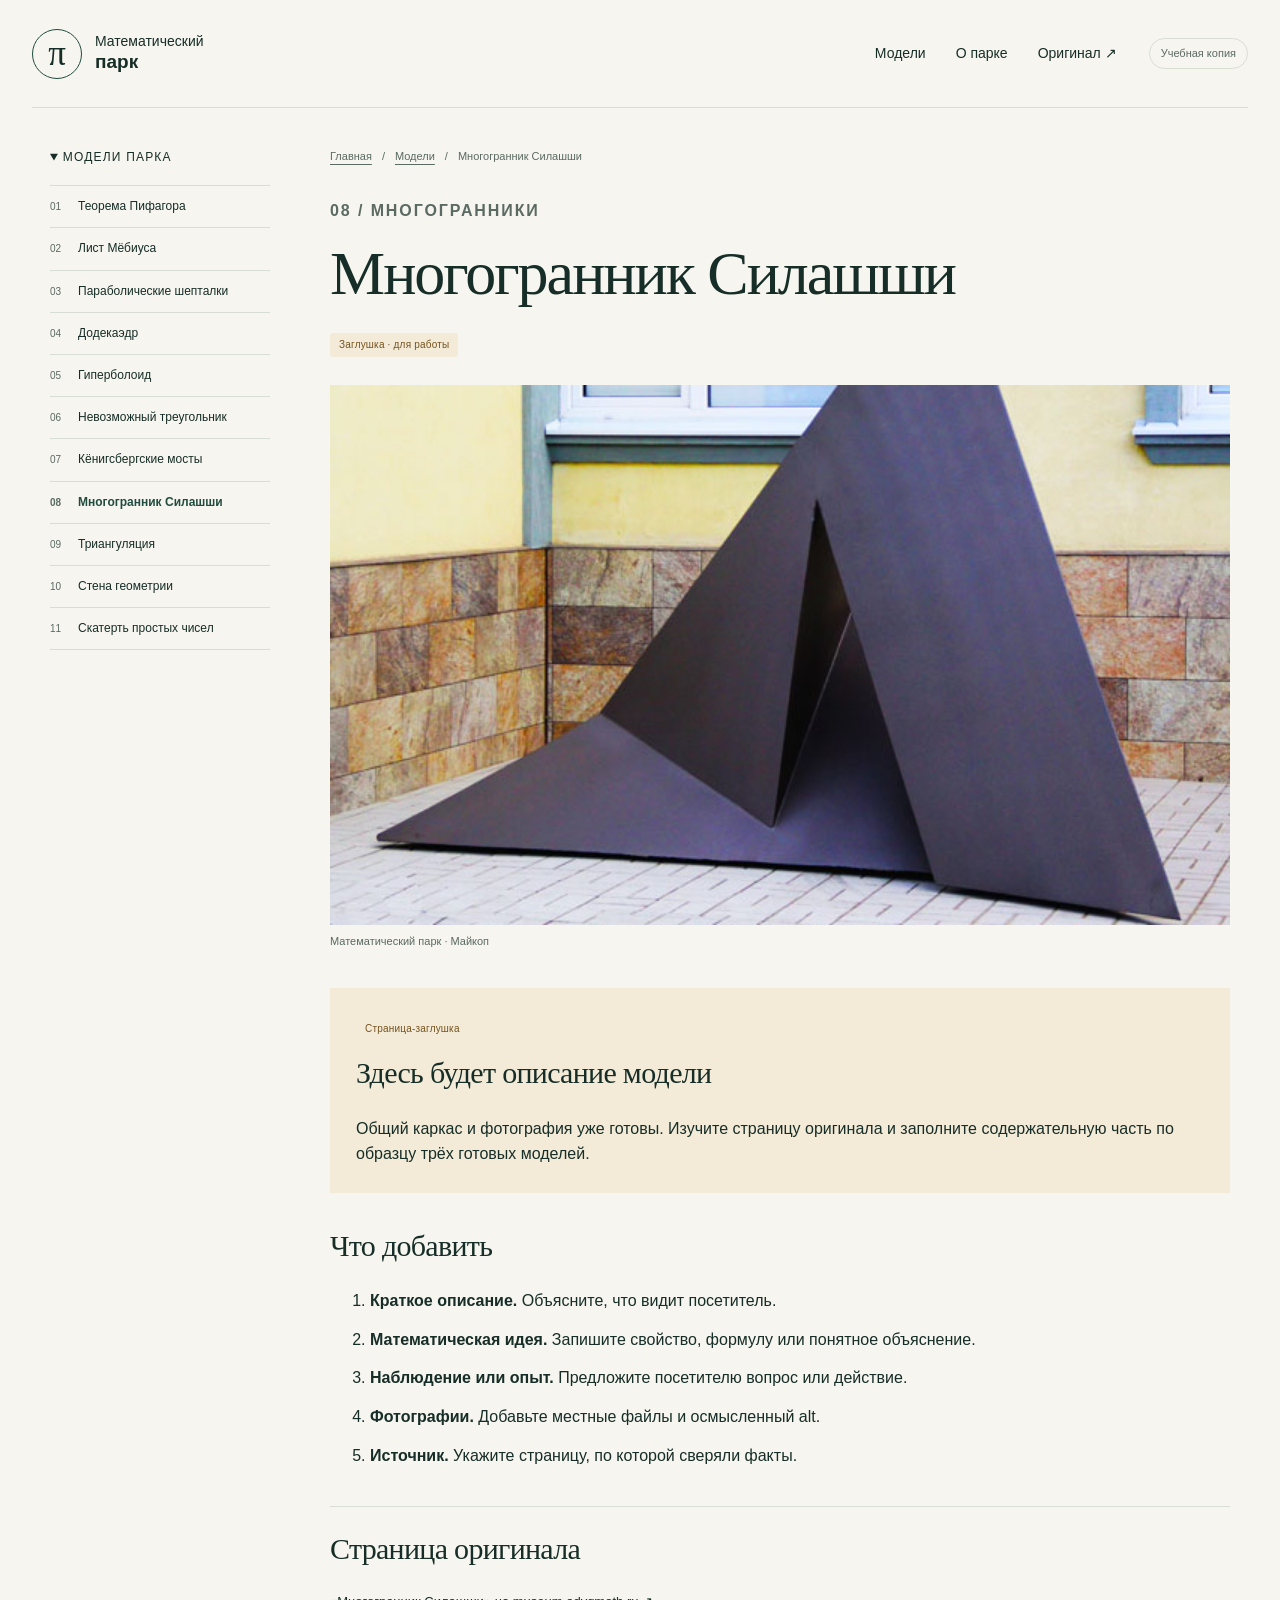
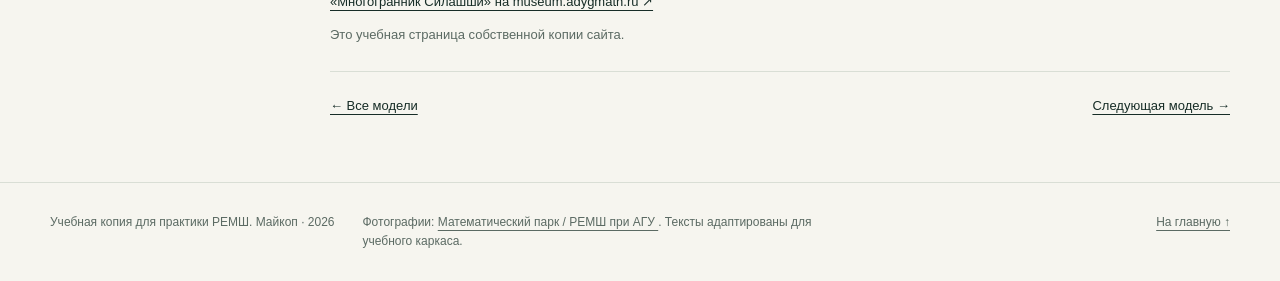
<file: models/szilassi-polyhedron.html>
<!DOCTYPE html>
<!-- Учебная задача: Варвара — Многогранник Силашши. Критерии: ../docs/ASSIGNMENTS.md -->
<html lang="ru">
 <head>
  <meta charset="utf-8"/>
  <meta content="width=device-width, initial-scale=1" name="viewport"/>
  <meta content="Учебная копия сайта Математического парка: каталог моделей и страницы экспонатов." name="description"/>
  <title>
   Многогранник Силашши — Математический парк
  </title>
  <link href="../assets/css/styles.css" rel="stylesheet"/>
  <script defer="" src="../assets/js/main.js">
  </script>
 </head>
 <body>
  <a class="skip-link" href="#main">
   Перейти к содержанию
  </a>
  <header class="site-header">
   <a class="brand" href="../index.html">
    <span aria-hidden="true" class="brand-symbol">
     π
    </span>
    <span>
     Математический
     <br/>
     <strong>
      парк
     </strong>
    </span>
   </a>
   <nav aria-label="Основное меню" class="top-nav">
    <a href="../index.html#models">
     Модели
    </a>
    <a href="../about.html">
     О парке
    </a>
    <a href="https://museum.adygmath.ru/ru/" rel="noopener" target="_blank">
     Оригинал ↗
    </a>
   </nav>
   <span class="study-label">
    Учебная копия
   </span>
  </header>
  <main class="section-wrap model-layout" id="main">
   <aside>
    <details class="model-navigation" open="">
     <summary>
      Модели парка
     </summary>
     <nav aria-label="Другие модели">
      <a href="pythagorean-theorem.html">
       <span>
        01
       </span>
       Теорема Пифагора
      </a>
      <a href="mobius-strip.html">
       <span>
        02
       </span>
       Лист Мёбиуса
      </a>
      <a href="parabolic-whisperers.html">
       <span>
        03
       </span>
       Параболические шепталки
      </a>
      <a href="regular-dodecahedron.html">
       <span>
        04
       </span>
       Додекаэдр
      </a>
      <a href="hyperboloid.html">
       <span>
        05
       </span>
       Гиперболоид
      </a>
      <a href="penrose-triangle.html">
       <span>
        06
       </span>
       Невозможный треугольник
      </a>
      <a href="seven-bridges-konigsberg-problem.html">
       <span>
        07
       </span>
       Кёнигсбергские мосты
      </a>
      <a aria-current="page" href="szilassi-polyhedron.html">
       <span>
        08
       </span>
       Многогранник Силашши
      </a>
      <a href="triangulation.html">
       <span>
        09
       </span>
       Триангуляция
      </a>
      <a href="geometry-wall.html">
       <span>
        10
       </span>
       Стена геометрии
      </a>
      <a href="prime-numbers-sheet.html">
       <span>
        11
       </span>
       Скатерть простых чисел
      </a>
     </nav>
    </details>
   </aside>
   <article class="model-article">
    <nav aria-label="Навигационная цепочка" class="breadcrumbs">
     <a href="../index.html">
      Главная
     </a>
     <span aria-hidden="true">
      /
     </span>
     <a href="../index.html#models">
      Модели
     </a>
     <span aria-hidden="true">
      /
     </span>
     <span>
      Многогранник Силашши
     </span>
    </nav>
    <div class="model-heading">
     <p class="eyebrow">
      08 / Многогранники
     </p>
     <h1>
      Многогранник Силашши
     </h1>
     <span class="status status-draft">
      Заглушка · для работы
     </span>
    </div>
    <figure class="model-cover">
     <img alt="Экспонат «Многогранник Силашши»" src="../assets/images/thumb-szilassi-polyhedron.jpg"/>
     <figcaption>
      Математический парк · Майкоп
     </figcaption>
    </figure>
    <!-- ЗАДАНИЕ: замените этот блок своим описанием модели. Не меняйте пути меню. -->
    <section class="placeholder-notice">
     <span class="status status-draft">
      Страница-заглушка
     </span>
     <h2>
      Здесь будет описание модели
     </h2>
     <p>
      Общий каркас и фотография уже готовы. Изучите страницу оригинала и заполните содержательную часть по образцу трёх готовых моделей.
     </p>
    </section>
    <section class="content-section">
     <h2>
      Что добавить
     </h2>
     <ol class="todo-list">
      <li>
       <strong>
        Краткое описание.
       </strong>
       Объясните, что видит посетитель.
      </li>
      <li>
       <strong>
        Математическая идея.
       </strong>
       Запишите свойство, формулу или понятное объяснение.
      </li>
      <li>
       <strong>
        Наблюдение или опыт.
       </strong>
       Предложите посетителю вопрос или действие.
      </li>
      <li>
       <strong>
        Фотографии.
       </strong>
       Добавьте местные файлы и осмысленный alt.
      </li>
      <li>
       <strong>
        Источник.
       </strong>
       Укажите страницу, по которой сверяли факты.
      </li>
     </ol>
    </section>
    <!-- Добавьте свои <section> здесь. После заполнения обновите отметку на главной. -->
    <section class="source-block">
     <h2>
      Страница оригинала
     </h2>
     <p>
      <a href="https://museum.adygmath.ru/ru/models/szilassi-polyhedron/" rel="noopener" target="_blank">
       «Многогранник Силашши» на museum.adygmath.ru ↗
      </a>
     </p>
     <p>
      Это учебная страница собственной копии сайта.
     </p>
    </section>
    <nav aria-label="Следующая модель" class="page-turner">
     <a href="../index.html#models">
      ← Все модели
     </a>
     <a href="triangulation.html">
      Следующая модель →
     </a>
    </nav>
   </article>
  </main>
  <dialog aria-labelledby="photo-title" class="photo-dialog" id="photo-dialog">
   <div class="dialog-top">
    <p id="photo-title">
     Фотография модели
    </p>
    <button class="button button-small" id="close-photo" type="button">
     Закрыть
    </button>
   </div>
   <img alt="Увеличенная фотография модели" id="large-photo" src="../assets/images/thumb-szilassi-polyhedron.jpg"/>
  </dialog>
  <footer class="site-footer">
   <p>
    Учебная копия для практики РЕМШ. Майкоп · 2026
   </p>
   <p>
    Фотографии:
    <a href="https://museum.adygmath.ru/ru/" rel="noopener" target="_blank">
     Математический парк / РЕМШ при АГУ
    </a>
    . Тексты адаптированы для учебного каркаса.
   </p>
   <a href="../index.html">
    На главную ↑
   </a>
  </footer>
 </body>
</html>
</file>
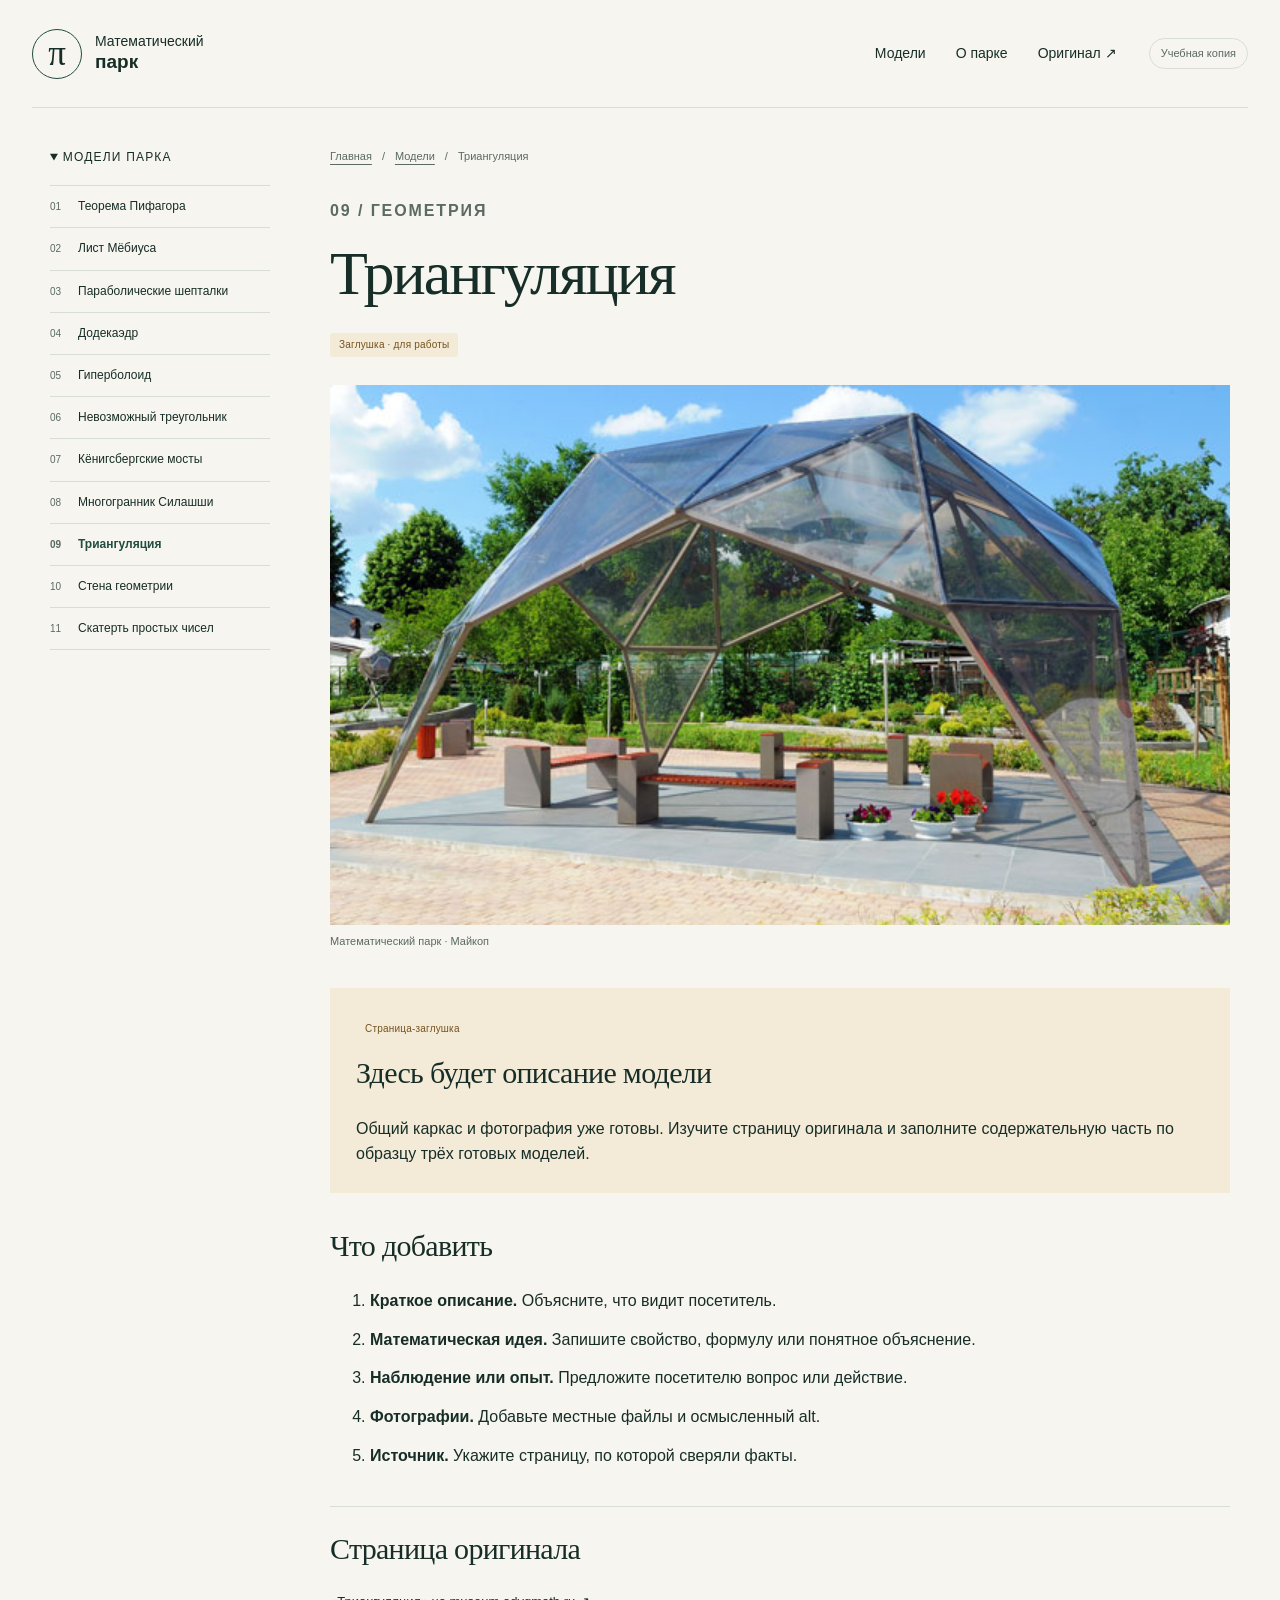
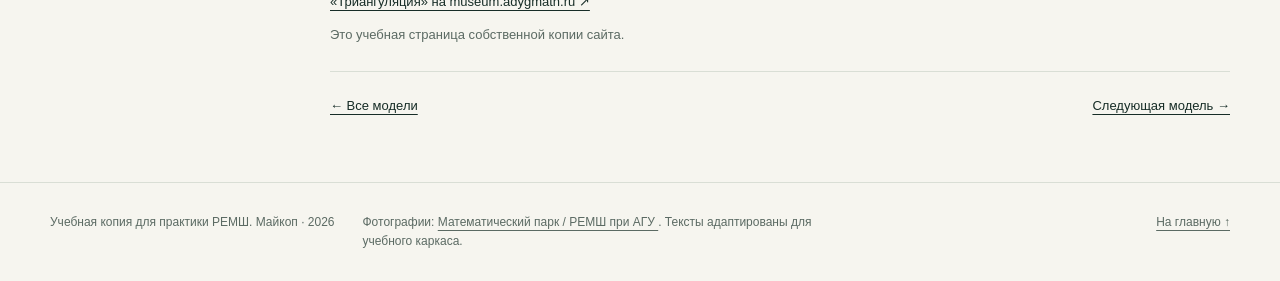
<file: models/triangulation.html>
<!DOCTYPE html>
<!-- Учебная задача: София — Триангуляция. Критерии: ../docs/ASSIGNMENTS.md -->
<html lang="ru">
 <head>
  <meta charset="utf-8"/>
  <meta content="width=device-width, initial-scale=1" name="viewport"/>
  <meta content="Учебная копия сайта Математического парка: каталог моделей и страницы экспонатов." name="description"/>
  <title>
   Триангуляция — Математический парк
  </title>
  <link href="../assets/css/styles.css" rel="stylesheet"/>
  <script defer="" src="../assets/js/main.js">
  </script>
 </head>
 <body>
  <a class="skip-link" href="#main">
   Перейти к содержанию
  </a>
  <header class="site-header">
   <a class="brand" href="../index.html">
    <span aria-hidden="true" class="brand-symbol">
     π
    </span>
    <span>
     Математический
     <br/>
     <strong>
      парк
     </strong>
    </span>
   </a>
   <nav aria-label="Основное меню" class="top-nav">
    <a href="../index.html#models">
     Модели
    </a>
    <a href="../about.html">
     О парке
    </a>
    <a href="https://museum.adygmath.ru/ru/" rel="noopener" target="_blank">
     Оригинал ↗
    </a>
   </nav>
   <span class="study-label">
    Учебная копия
   </span>
  </header>
  <main class="section-wrap model-layout" id="main">
   <aside>
    <details class="model-navigation" open="">
     <summary>
      Модели парка
     </summary>
     <nav aria-label="Другие модели">
      <a href="pythagorean-theorem.html">
       <span>
        01
       </span>
       Теорема Пифагора
      </a>
      <a href="mobius-strip.html">
       <span>
        02
       </span>
       Лист Мёбиуса
      </a>
      <a href="parabolic-whisperers.html">
       <span>
        03
       </span>
       Параболические шепталки
      </a>
      <a href="regular-dodecahedron.html">
       <span>
        04
       </span>
       Додекаэдр
      </a>
      <a href="hyperboloid.html">
       <span>
        05
       </span>
       Гиперболоид
      </a>
      <a href="penrose-triangle.html">
       <span>
        06
       </span>
       Невозможный треугольник
      </a>
      <a href="seven-bridges-konigsberg-problem.html">
       <span>
        07
       </span>
       Кёнигсбергские мосты
      </a>
      <a href="szilassi-polyhedron.html">
       <span>
        08
       </span>
       Многогранник Силашши
      </a>
      <a aria-current="page" href="triangulation.html">
       <span>
        09
       </span>
       Триангуляция
      </a>
      <a href="geometry-wall.html">
       <span>
        10
       </span>
       Стена геометрии
      </a>
      <a href="prime-numbers-sheet.html">
       <span>
        11
       </span>
       Скатерть простых чисел
      </a>
     </nav>
    </details>
   </aside>
   <article class="model-article">
    <nav aria-label="Навигационная цепочка" class="breadcrumbs">
     <a href="../index.html">
      Главная
     </a>
     <span aria-hidden="true">
      /
     </span>
     <a href="../index.html#models">
      Модели
     </a>
     <span aria-hidden="true">
      /
     </span>
     <span>
      Триангуляция
     </span>
    </nav>
    <div class="model-heading">
     <p class="eyebrow">
      09 / Геометрия
     </p>
     <h1>
      Триангуляция
     </h1>
     <span class="status status-draft">
      Заглушка · для работы
     </span>
    </div>
    <figure class="model-cover">
     <img alt="Экспонат «Триангуляция»" src="../assets/images/thumb-triangulation.jpg"/>
     <figcaption>
      Математический парк · Майкоп
     </figcaption>
    </figure>
    <!-- ЗАДАНИЕ: замените этот блок своим описанием модели. Не меняйте пути меню. -->
    <section class="placeholder-notice">
     <span class="status status-draft">
      Страница-заглушка
     </span>
     <h2>
      Здесь будет описание модели
     </h2>
     <p>
      Общий каркас и фотография уже готовы. Изучите страницу оригинала и заполните содержательную часть по образцу трёх готовых моделей.
     </p>
    </section>
    <section class="content-section">
     <h2>
      Что добавить
     </h2>
     <ol class="todo-list">
      <li>
       <strong>
        Краткое описание.
       </strong>
       Объясните, что видит посетитель.
      </li>
      <li>
       <strong>
        Математическая идея.
       </strong>
       Запишите свойство, формулу или понятное объяснение.
      </li>
      <li>
       <strong>
        Наблюдение или опыт.
       </strong>
       Предложите посетителю вопрос или действие.
      </li>
      <li>
       <strong>
        Фотографии.
       </strong>
       Добавьте местные файлы и осмысленный alt.
      </li>
      <li>
       <strong>
        Источник.
       </strong>
       Укажите страницу, по которой сверяли факты.
      </li>
     </ol>
    </section>
    <!-- Добавьте свои <section> здесь. После заполнения обновите отметку на главной. -->
    <section class="source-block">
     <h2>
      Страница оригинала
     </h2>
     <p>
      <a href="https://museum.adygmath.ru/ru/models/triangulation/" rel="noopener" target="_blank">
       «Триангуляция» на museum.adygmath.ru ↗
      </a>
     </p>
     <p>
      Это учебная страница собственной копии сайта.
     </p>
    </section>
    <nav aria-label="Следующая модель" class="page-turner">
     <a href="../index.html#models">
      ← Все модели
     </a>
     <a href="geometry-wall.html">
      Следующая модель →
     </a>
    </nav>
   </article>
  </main>
  <dialog aria-labelledby="photo-title" class="photo-dialog" id="photo-dialog">
   <div class="dialog-top">
    <p id="photo-title">
     Фотография модели
    </p>
    <button class="button button-small" id="close-photo" type="button">
     Закрыть
    </button>
   </div>
   <img alt="Увеличенная фотография модели" id="large-photo" src="../assets/images/thumb-triangulation.jpg"/>
  </dialog>
  <footer class="site-footer">
   <p>
    Учебная копия для практики РЕМШ. Майкоп · 2026
   </p>
   <p>
    Фотографии:
    <a href="https://museum.adygmath.ru/ru/" rel="noopener" target="_blank">
     Математический парк / РЕМШ при АГУ
    </a>
    . Тексты адаптированы для учебного каркаса.
   </p>
   <a href="../index.html">
    На главную ↑
   </a>
  </footer>
 </body>
</html>
</file>
<file: assets/css/styles.css>
/* Общие стили. Начните знакомство с цветов и блока .model-card. */
:root { --paper:#f6f5ef; --white:#fff; --ink:#172d27; --green:#214c3f; --muted:#5b6a63; --line:#d9ded5; --soft:#e8eee4; --accent:#d7e8a6; }
.instruction-page { max-width:900px; padding-block:50px; }
.instruction-page h1 { font-size:45px; }
.instruction-page h2 { font-size:29px; margin-top:44px; }
.instruction-step { margin-bottom:12px; padding-left:32px; position:relative; }
.step-number { position:absolute; left:0; color:var(--green); }
.instruction-page pre { padding:16px; background:var(--soft); white-space:pre-wrap; overflow-wrap:anywhere; }
.instruction-page table { width:100%; border-collapse:collapse; font-size:14px; }
.instruction-page td { padding:12px; border:1px solid var(--line); overflow-wrap:anywhere; }
.instruction-page p { overflow-wrap:anywhere; }
* { box-sizing:border-box; }
html { scroll-behavior:smooth; }
body { margin:0; background:var(--paper); color:var(--ink); font-family:Arial,Helvetica,sans-serif; line-height:1.6; }
a { color:inherit; text-underline-offset:4px; }
button { font:inherit; cursor:pointer; }
img { display:block; max-width:100%; }
[hidden] { display:none !important; }
:focus-visible { outline:3px solid #b4751c; outline-offset:5px; }
.skip-link { position:fixed; left:16px; top:-80px; z-index:20; padding:12px 18px; background:var(--white); }
.skip-link:focus { top:16px; }
.section-wrap { width:min(1180px,calc(100% - 64px)); margin-inline:auto; }
.site-header { width:min(1340px,calc(100% - 64px)); margin-inline:auto; min-height:108px; display:flex; align-items:center; gap:32px; border-bottom:1px solid var(--line); }
.brand { display:flex; align-items:center; gap:13px; text-decoration:none; font-size:14px; line-height:1.25; }
.brand strong { font-size:19px; }
.brand-symbol { display:grid; place-items:center; width:50px; height:50px; border:1px solid var(--green); border-radius:50%; font:35px Georgia,serif; }
.top-nav { display:flex; flex-wrap:wrap; gap:30px; margin-left:auto; font-size:14px; }
.top-nav a { text-decoration:none; }
.top-nav a:hover { text-decoration:underline; }
.study-label { border:1px solid var(--line); padding:6px 11px; border-radius:30px; font-size:11px; white-space:nowrap; color:var(--muted); }
.hero { padding-block:62px 46px; display:grid; grid-template-columns:1.08fr 1fr; gap:50px; align-items:center; }
.eyebrow { margin:0 0 18px; color:var(--muted); font-size:11px; font-weight:bold; letter-spacing:1.9px; text-transform:uppercase; }
h1,h2,h3,p,figure { margin-top:0; }
h1,h2,h3 { overflow-wrap:anywhere; }
h1 { font:clamp(42px,5.8vw,78px)/1.04 Georgia,'Times New Roman',serif; letter-spacing:-2px; margin-bottom:24px; }
h1 em { font-weight:normal; color:var(--green); }
h2 { font:clamp(29px,3vw,42px)/1.15 Georgia,'Times New Roman',serif; letter-spacing:-.7px; }
h3 { font:26px/1.18 Georgia,'Times New Roman',serif; margin-bottom:12px; }
.lead { font-size:18px; color:var(--muted); max-width:540px; }
.button { display:inline-flex; align-items:center; justify-content:space-between; gap:26px; padding:13px 23px; color:white; border:1px solid var(--green); background:var(--green); text-decoration:none; border-radius:3px; font-size:14px; }
.button:hover { background:#14392e; }
.button-light { background:var(--white); color:var(--ink); border-color:var(--white); }
.button-light:hover { color:white; }
.button-small { padding:7px 12px; font-size:13px; }
.hero-note { margin:18px 0 0; color:var(--muted); font-size:12px; }
.hero-photo { margin:0; background:#e2e7dc; }
.hero-photo img { width:100%; aspect-ratio:1.1; object-fit:cover; }
.hero-photo figcaption { display:flex; flex-wrap:wrap; gap:12px; justify-content:space-between; padding:16px 20px; background:var(--green); color:white; font-size:12px; }
.intro-bar { padding:25px 0; border-block:1px solid var(--line); display:flex; justify-content:space-between; gap:36px; align-items:center; }
.intro-bar>p { max-width:440px; margin:0; font-size:14px; color:var(--muted); }
.catalog-numbers { display:flex; gap:28px; font-size:11px; color:var(--muted); }
.catalog-numbers strong { display:block; font:32px Georgia,serif; color:var(--ink); }
.catalog-section { padding-block:62px; }
.section-heading { display:flex; justify-content:space-between; gap:30px; align-items:end; margin-bottom:28px; }
.section-heading h2 { margin-bottom:0; }
.section-heading>p { max-width:310px; font-size:14px; color:var(--muted); margin:0; }
.filters { display:flex; flex-wrap:wrap; align-items:center; gap:9px; margin-bottom:26px; }
.filters button { padding:9px 16px; border:1px solid var(--line); background:transparent; color:var(--ink); font-size:12px; border-radius:24px; }
.filters button[aria-pressed="true"] { background:var(--green); color:white; border-color:var(--green); }
.filters p { margin:0 0 0 auto; font-size:12px; color:var(--muted); }
.model-grid { display:grid; grid-template-columns:repeat(3,minmax(0,1fr)); gap:26px; }
.model-card { background:var(--white); border:1px solid var(--line); }
.card-link { display:block; height:100%; text-decoration:none; }
.card-photo { position:relative; overflow:hidden; }
.card-photo img { width:100%; aspect-ratio:1.3; object-fit:cover; transition:transform .25s; }
.card-link:hover .card-photo img { transform:scale(1.035); }
.card-number { position:absolute; left:14px; top:14px; display:grid; place-items:center; width:33px; height:33px; border-radius:50%; background:var(--white); font-size:12px; }
.card-body { padding:23px; }
.topic { font-size:10px; text-transform:uppercase; letter-spacing:1.2px; color:var(--muted); display:block; margin-bottom:12px; }
.card-body p { font-size:13px; color:var(--muted); min-height:44px; }
.status { display:inline-block; padding:4px 9px; font-size:10px; border-radius:3px; letter-spacing:.2px; }
.status-ready { background:var(--soft); color:var(--green); }
.status-draft { background:#f3ebd8; color:#75531e; }
.visit-block { display:grid; grid-template-columns:1fr 1fr; gap:30px; background:var(--green); color:white; padding:36px; margin-bottom:60px; }
.visit-block .eyebrow { color:var(--accent); }
.visit-block h2 { margin:0; }
.visit-block>p { font-size:15px; margin:0; align-self:center; }
.visit-block .button { justify-self:start; }
.site-footer { padding:30px max(32px,calc((100% - 1180px)/2)); border-top:1px solid var(--line); color:var(--muted); font-size:12px; display:flex; flex-wrap:wrap; gap:12px 28px; }
.site-footer p { margin:0; }
.site-footer p:nth-child(2) { max-width:490px; }
.site-footer>a { margin-left:auto; }
.model-layout { display:grid; grid-template-columns:220px minmax(0,1fr); gap:60px; padding-block:40px 65px; }
.model-navigation { position:sticky; top:24px; }
.model-navigation summary { font-size:12px; text-transform:uppercase; letter-spacing:1.2px; cursor:pointer; padding-bottom:18px; border-bottom:1px solid var(--line); }
.model-navigation nav { display:flex; flex-direction:column; }
.model-navigation a { text-decoration:none; font-size:12px; padding:11px 0; display:flex; gap:10px; border-bottom:1px solid var(--line); }
.model-navigation a span { color:var(--muted); font-size:10px; min-width:18px; padding-top:2px; }
.model-navigation a[aria-current="page"] { color:var(--green); font-weight:bold; }
.breadcrumbs { display:flex; flex-wrap:wrap; gap:10px; font-size:11px; color:var(--muted); margin-bottom:32px; }
.model-heading h1 { font-size:clamp(36px,5vw,62px); }
.model-heading { margin-bottom:28px; }
.model-cover { margin:0 0 38px; }
.model-cover img { width:100%; max-height:540px; object-fit:cover; background:var(--soft); }
.model-cover figcaption { padding-top:8px; font-size:11px; color:var(--muted); }
.content-section { margin-block:36px; }
.content-section h2,.experiment h2,.source-block h2 { font-size:30px; }
.model-article p,.model-article li { font-size:16px; }
.formula { padding:28px; background:var(--soft); text-align:center; font:36px Georgia,serif !important; }
.experiment { border-left:3px solid var(--green); padding:25px 28px; background:var(--white); }
.experiment details { border-top:1px solid var(--line); padding-top:12px; }
.experiment summary { cursor:pointer; font-size:14px; font-weight:bold; }
.experiment details p { margin:12px 0 0; }
.gallery { display:grid; grid-template-columns:1fr 1fr; gap:16px; }
.gallery img { width:100%; aspect-ratio:1.35; object-fit:cover; }
.gallery-help,.photo-credit { font-size:12px !important; color:var(--muted); }
.photo-credit { margin-top:12px; }
.source-block { border-block:1px solid var(--line); padding-block:25px; margin-top:38px; }
.source-block p { font-size:13px; }
.source-block p:last-child { margin-bottom:0; color:var(--muted); }
.page-turner { display:flex; flex-wrap:wrap; justify-content:space-between; gap:15px; padding-top:24px; font-size:13px; }
.placeholder-notice { padding:26px; background:#f3ebd8; }
.placeholder-notice h2 { margin-top:15px; font-size:30px; }
.placeholder-notice p { margin-bottom:0; }
.todo-list li { margin-bottom:13px; }
.about-page { max-width:1000px; padding-block:65px; }
.about-page h1 { font-size:clamp(40px,5.5vw,68px); }
.about-columns { display:grid; grid-template-columns:1fr 1fr; gap:40px; padding-block:35px; }
.about-columns h2 { font-size:30px; }
.text-link { font-size:14px; font-weight:bold; }
.photo-dialog { width:min(900px,92vw); border:0; padding:20px; background:var(--paper); color:var(--ink); }
.photo-dialog::backdrop { background:rgba(7,23,17,.8); }
.dialog-top { display:flex; justify-content:space-between; gap:20px; align-items:center; margin-bottom:15px; }
.dialog-top p { margin:0; }
.photo-dialog img { margin:auto; max-height:75vh; object-fit:contain; }
@media (max-width:1000px) {
 .model-grid { grid-template-columns:repeat(2,minmax(0,1fr)); }
 .hero { gap:28px; }
 .catalog-numbers { gap:15px; }
 .model-layout { grid-template-columns:190px minmax(0,1fr); gap:30px; }
}
@media (max-width:760px) {
 .section-wrap,.site-header { width:calc(100% - 32px); }
 .site-header { gap:16px; flex-wrap:wrap; padding-block:18px; min-height:90px; }
 .top-nav { margin:0 0 0 auto; gap:14px; font-size:12px; }
 .study-label { display:none; }
 .brand-symbol { width:36px; height:36px; font-size:26px; }
 .brand { font-size:11px; gap:8px; }
 .brand strong { font-size:16px; }
 .hero { grid-template-columns:1fr; padding-block:35px; }
 h1 { font-size:49px; letter-spacing:-1.5px; }
 .hero-photo img { aspect-ratio:1.4; }
 .intro-bar { flex-direction:column; align-items:start; gap:20px; }
 .catalog-numbers { width:100%; justify-content:space-between; }
 .section-heading { flex-direction:column; align-items:start; }
 .section-heading>p { max-width:none; }
 .catalog-section { padding-block:38px; }
 .filters p { width:100%; margin:5px 0 0; }
 .model-grid { gap:16px; }
 .card-body { padding:17px; }
 h3 { font-size:23px; }
 .visit-block { grid-template-columns:1fr; padding:25px; }
 .site-footer { padding:25px 16px; flex-direction:column; }
 .site-footer>a { margin:0; }
 .model-layout { grid-template-columns:1fr; padding-top:24px; gap:24px; }
 .model-navigation { position:static; }
 .model-heading h1 { font-size:40px; }
 .experiment { padding:20px; }
 .about-columns { grid-template-columns:1fr; gap:20px; }
 .dialog-top p { font-size:12px; }
}
@media (max-width:460px) {
 .model-grid { grid-template-columns:1fr; }
 .gallery { grid-template-columns:1fr; }
 .top-nav { gap:12px; }
 .top-nav a:last-child { display:none; }
 h1 { font-size:43px; }
}
@media (prefers-reduced-motion:reduce) { html { scroll-behavior:auto; } .card-photo img { transition:none; } }
</file>
